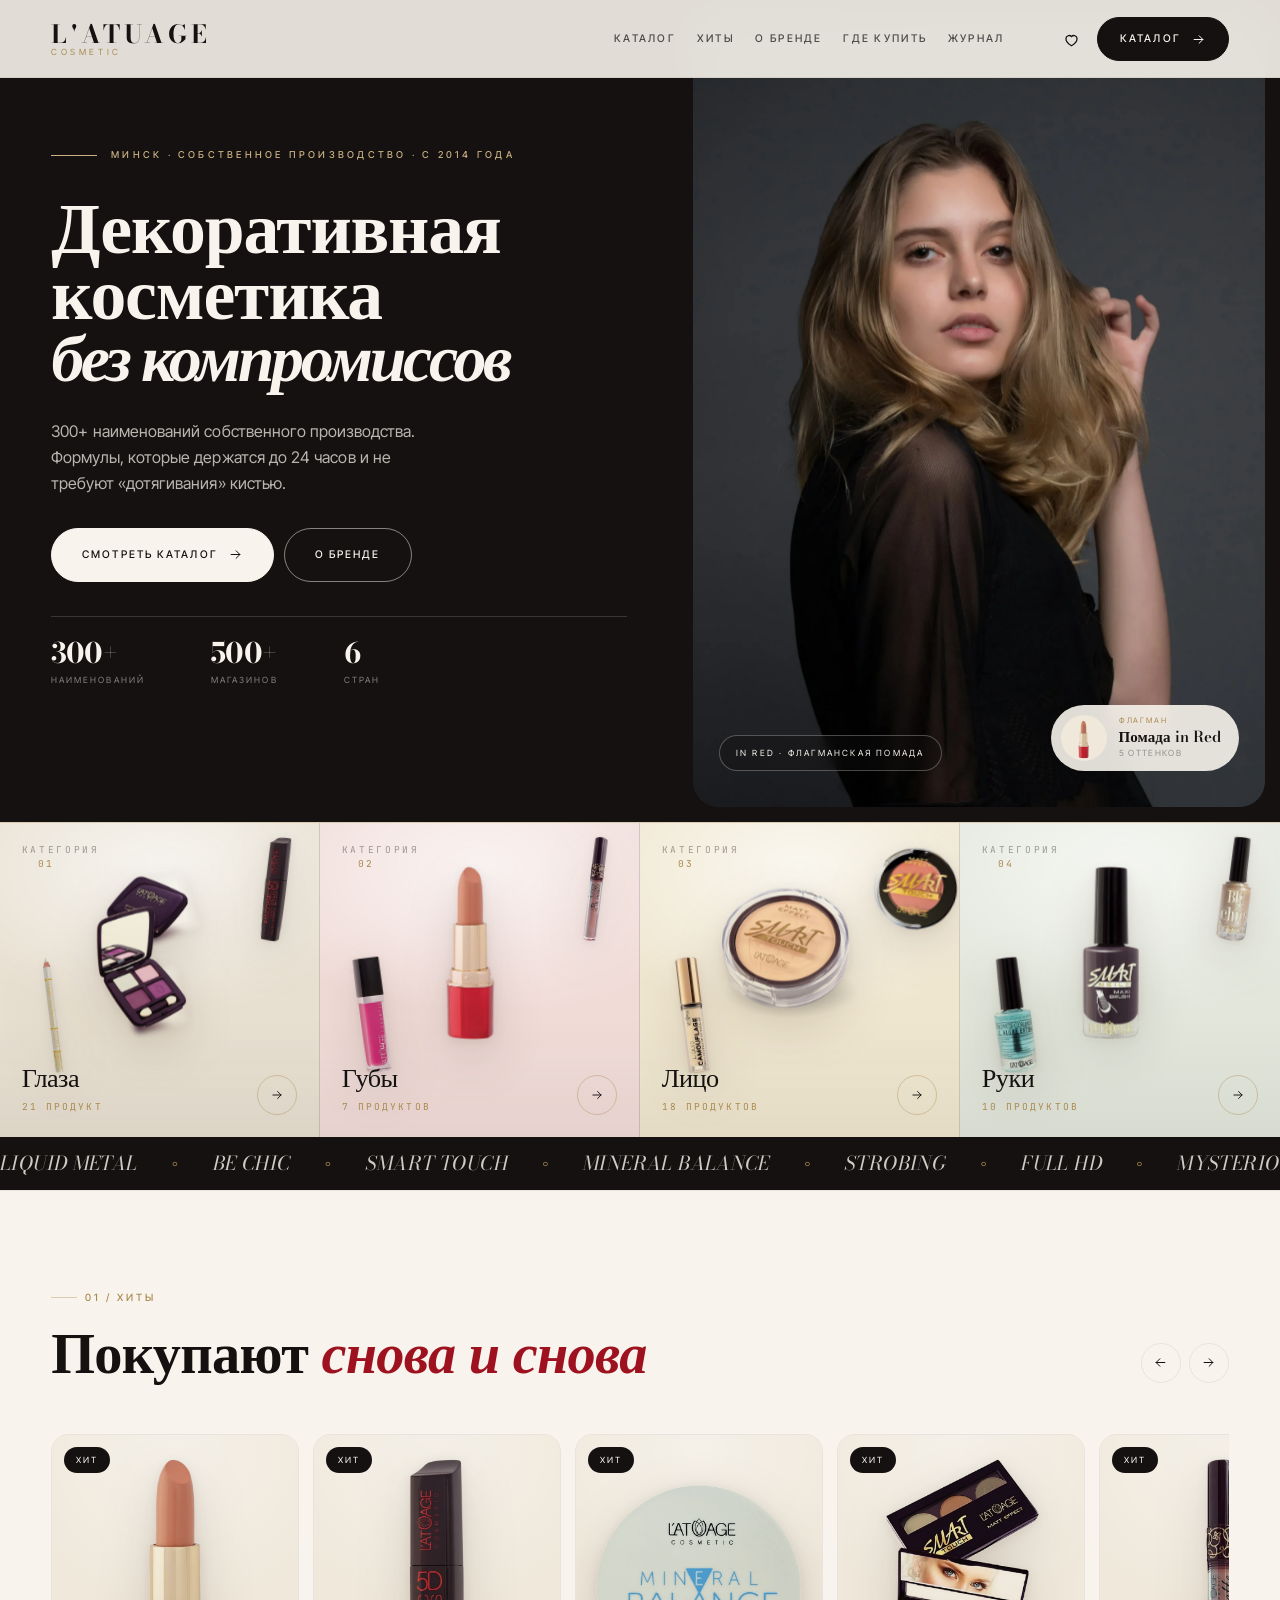
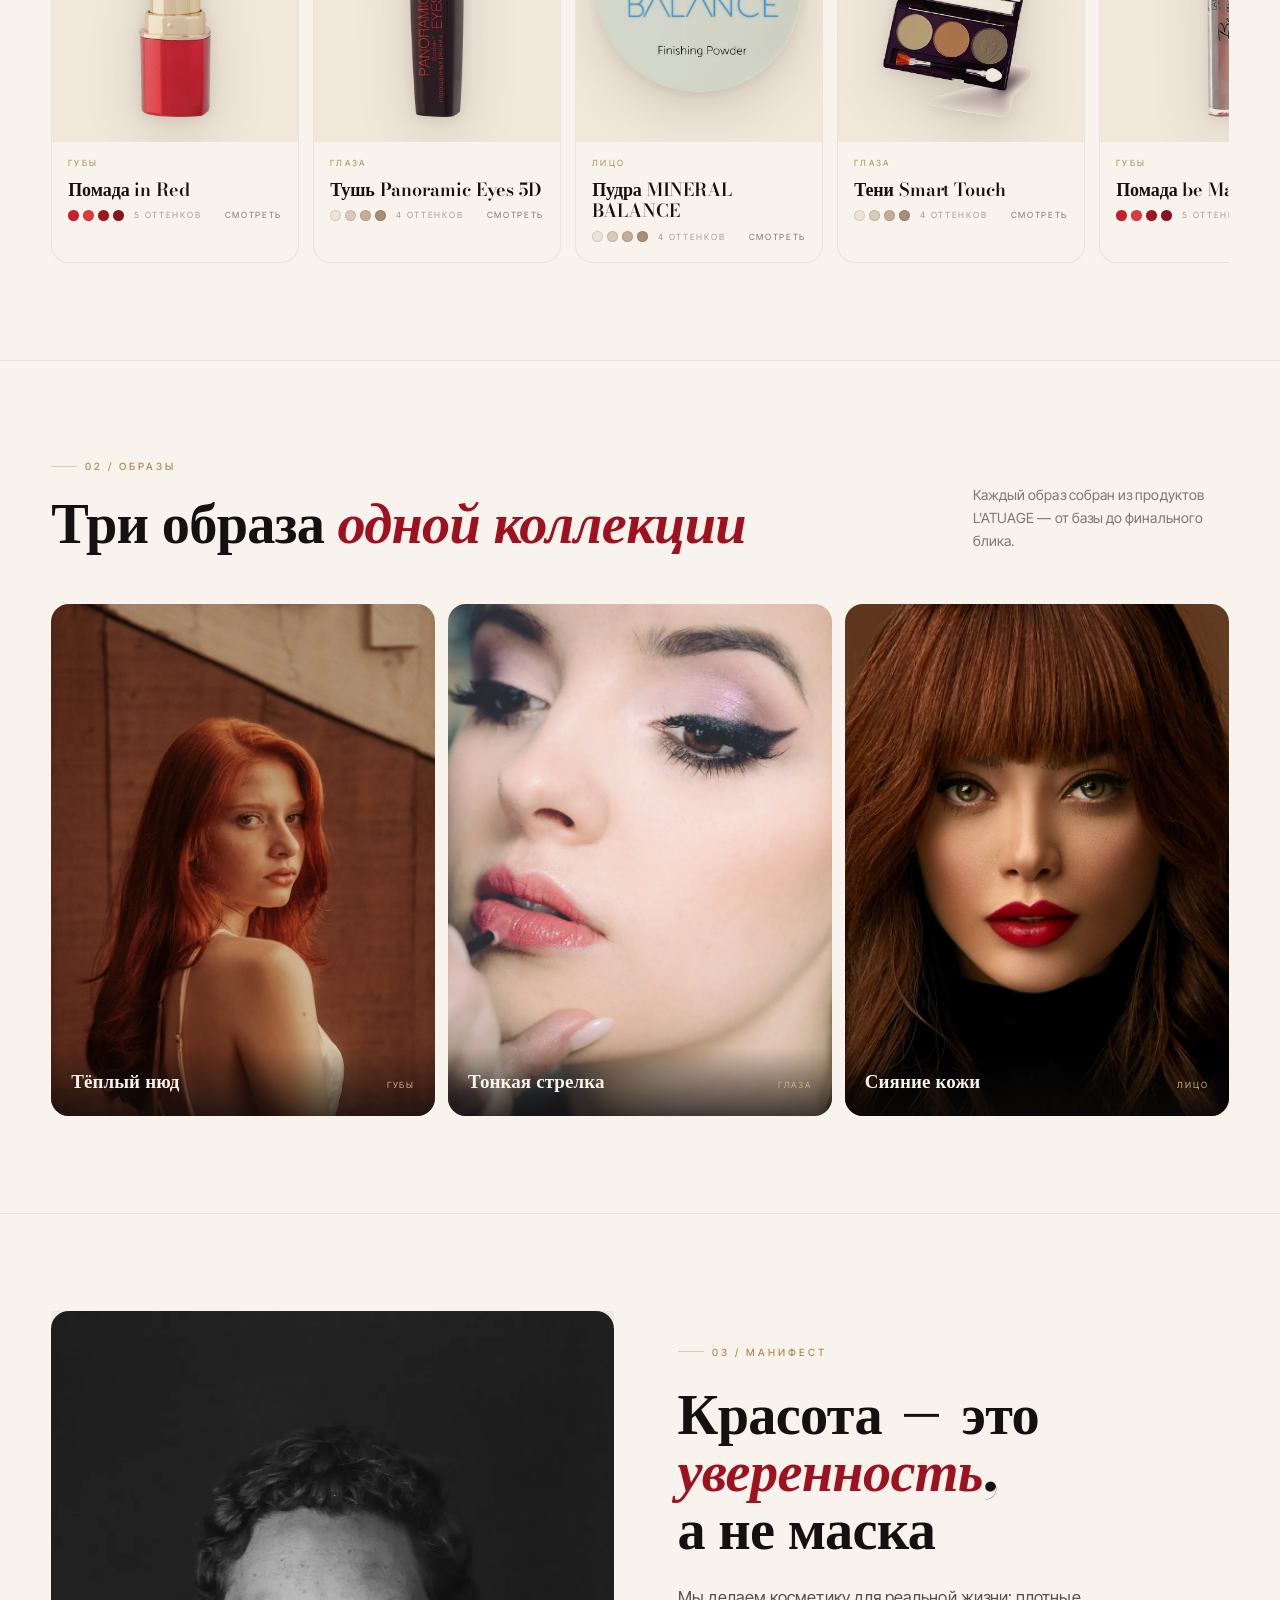
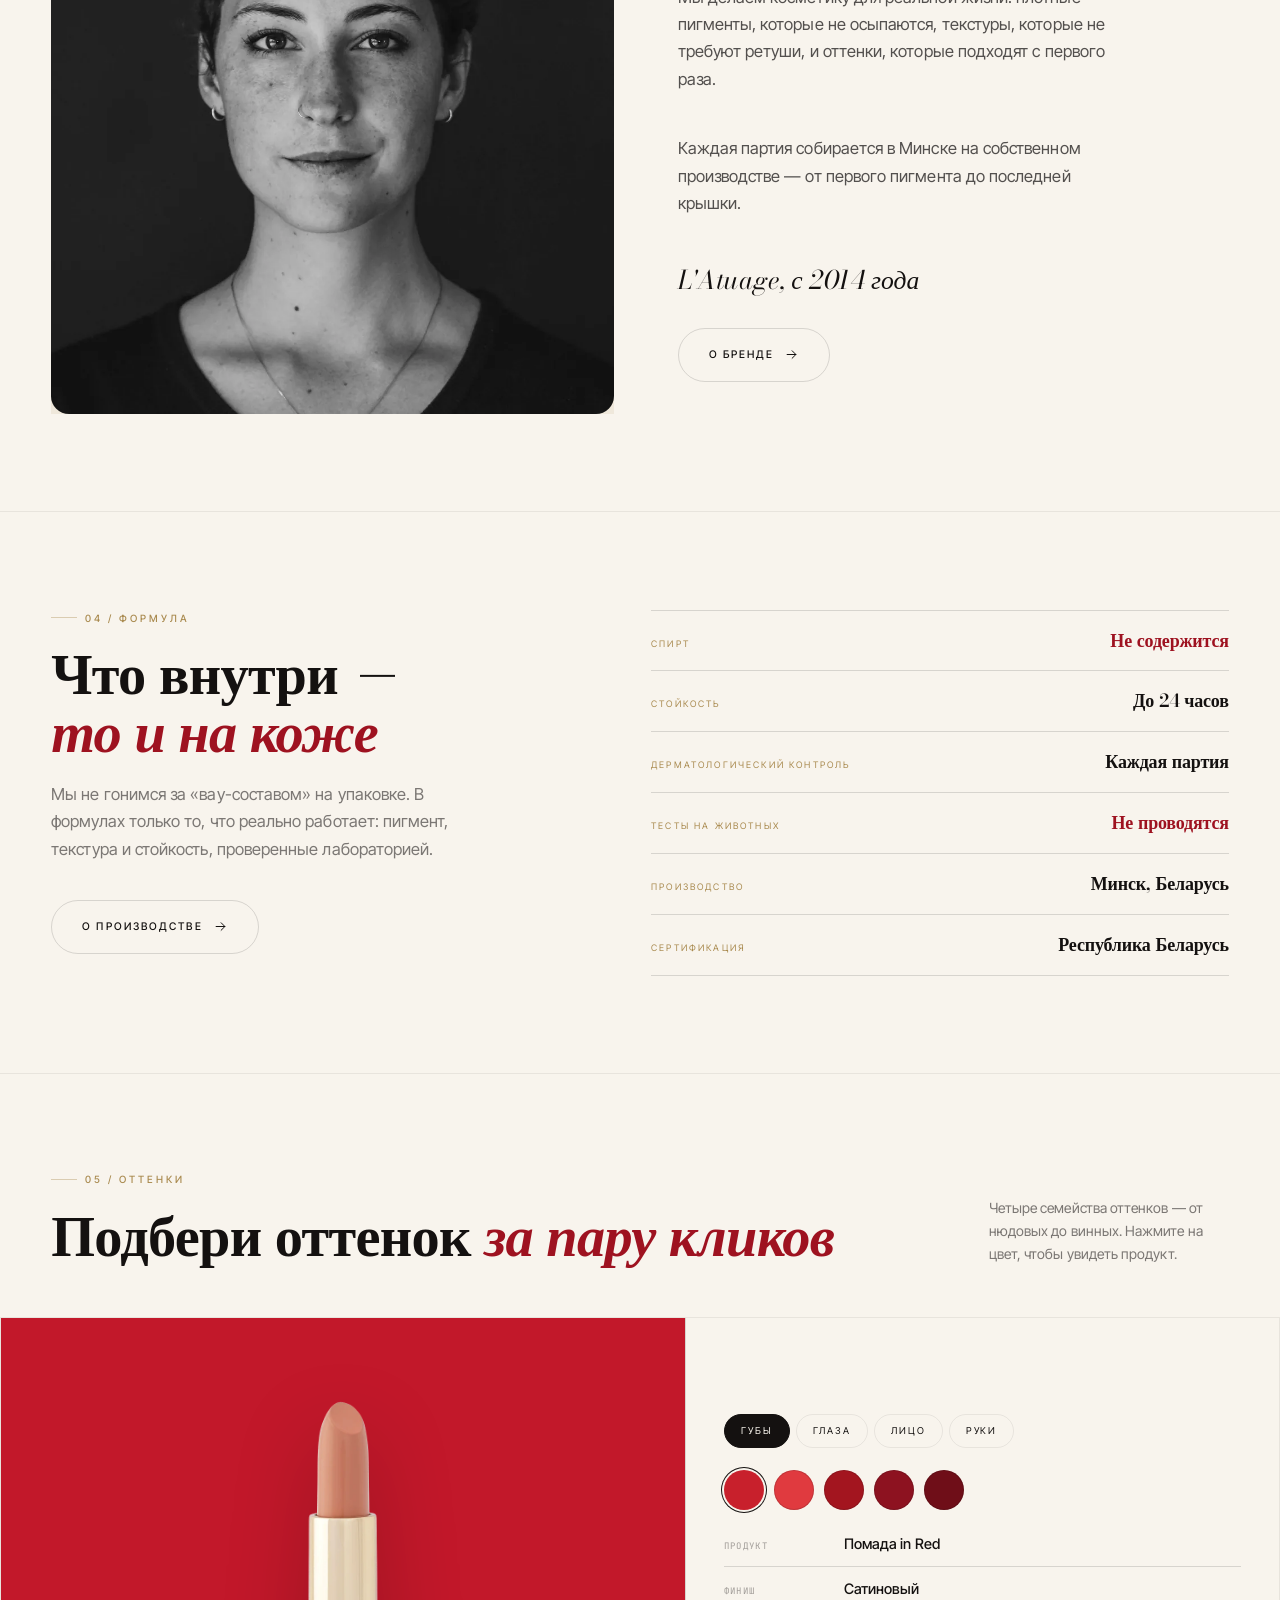
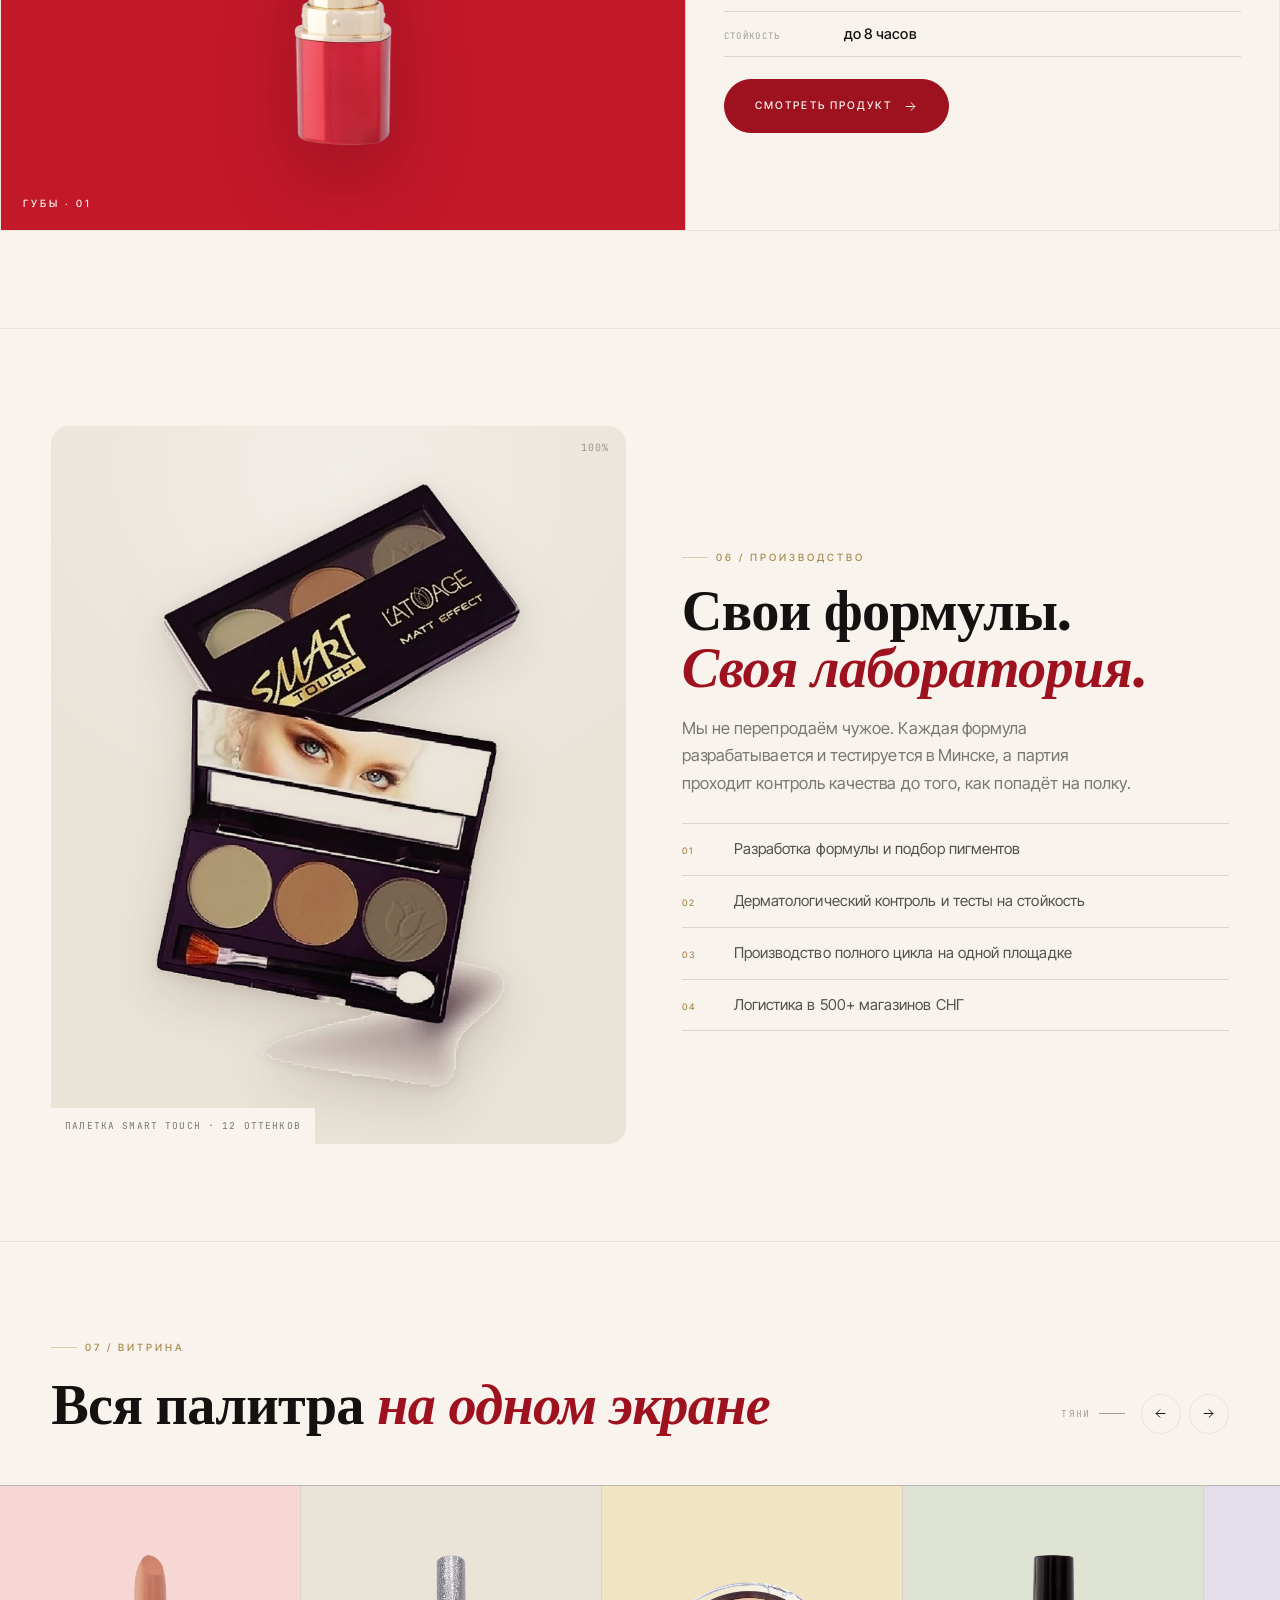
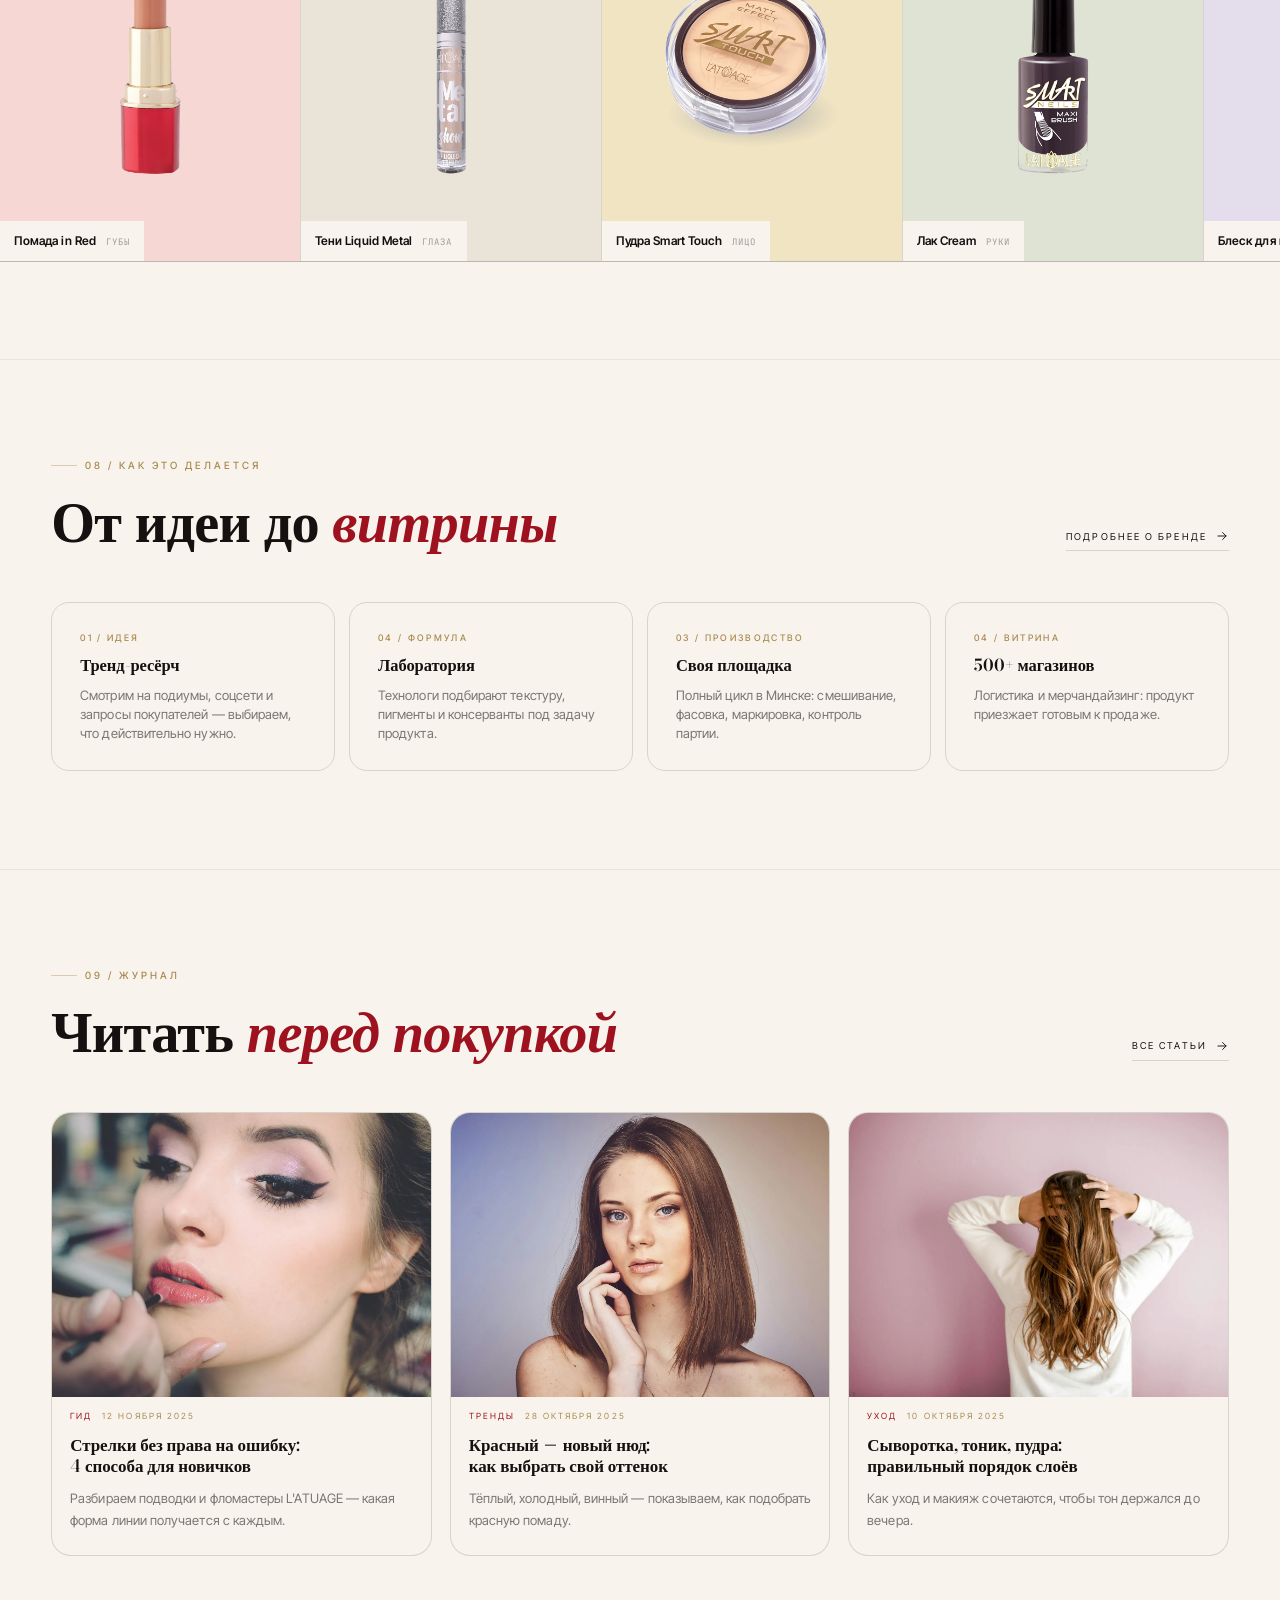
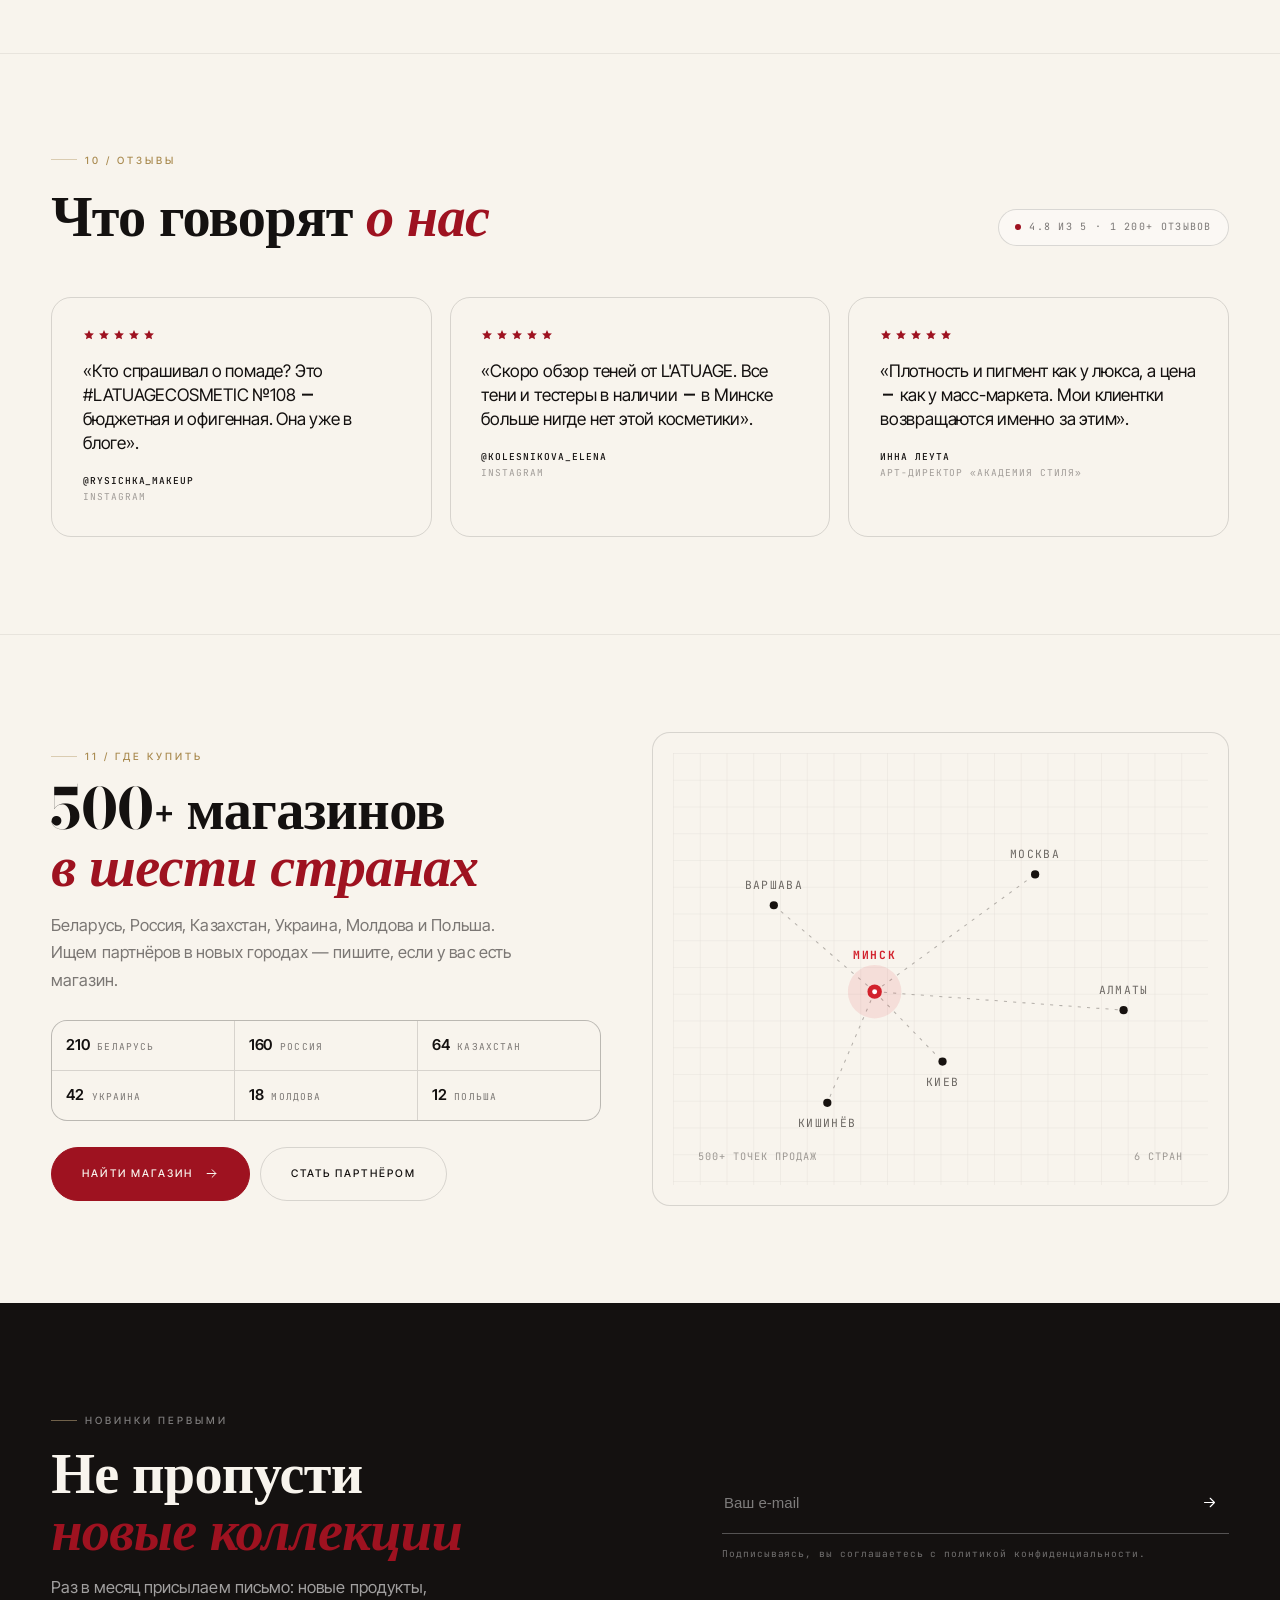
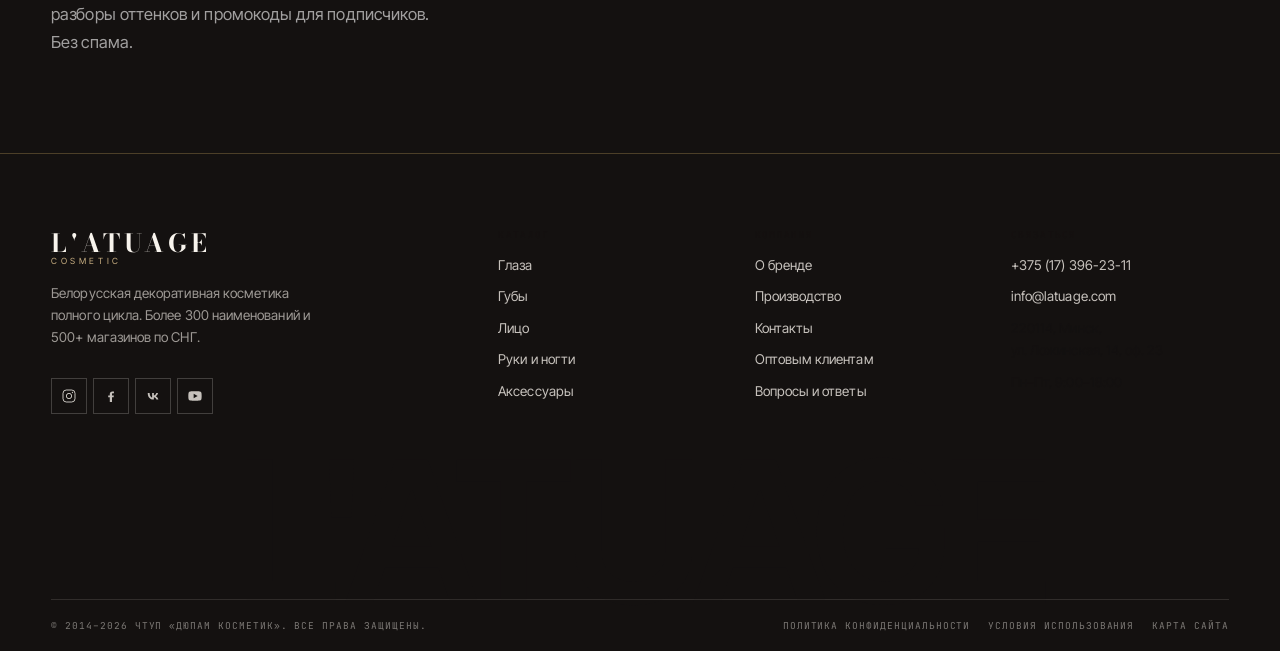
<file: index.html>
<!DOCTYPE html>
<html lang="ru">
<head>
<meta charset="utf-8">
<meta name="viewport" content="width=device-width, initial-scale=1">
<title>L'ATUAGE COSMETIC — белорусская декоративная косметика</title>
<meta name="description" content="Официальный сайт L'ATUAGE cosmetic: 300+ наименований декоративной косметики, 500+ магазинов по СНГ, производство полного цикла в Минске. Без спирта, стойкость до 24 часов.">
<meta name="theme-color" content="#ffffff">
<meta property="og:type" content="website">
<meta property="og:title" content="L'ATUAGE COSMETIC — белорусская декоративная косметика">
<meta property="og:description" content="Официальный сайт L'ATUAGE cosmetic: 300+ наименований декоративной косметики, 500+ магазинов по СНГ, производство полного цикла в Минске. Без спирта, стойкость до 24 часов.">
<meta property="og:image" content="assets/img/products/teni-smart-touch.webp">
<link rel="icon" href="data:image/svg+xml,%3Csvg xmlns='http://www.w3.org/2000/svg' viewBox='0 0 64 64'%3E%3Crect width='64' height='64' fill='%230b0b0c'/%3E%3Crect x='0' y='56' width='64' height='8' fill='%23e5112b'/%3E%3Ctext x='32' y='40' font-family='Helvetica,Arial' font-size='30' font-weight='600' fill='%23fff' text-anchor='middle'%3EL%3C/text%3E%3C/svg%3E">
<link rel="preconnect" href="https://fonts.googleapis.com">
<link rel="preconnect" href="https://fonts.gstatic.com" crossorigin>
<link href="https://fonts.googleapis.com/css2?family=Bodoni+Moda:ital,opsz,wght@0,6..96,400..900;1,6..96,400..900&family=Inter+Tight:wght@300;400;500;600;700&family=JetBrains+Mono:wght@400;500&display=swap" rel="stylesheet">
<link rel="stylesheet" href="assets/css/style.css?v=44">
</head>
<body>
<div class="loader" aria-hidden="true">
  <div class="loader__inner">
    <div class="loader__word"><span>L'ATUAGE</span></div>
    <div class="loader__bar"><i></i></div>
  </div>
</div>
<div class="progress"></div>

<header class="header">
  <div class="header__inner">
    <a class="logo" href="index.html" aria-label="L'ATUAGE cosmetic — на главную">
      <span class="logo__word">L'Atuage</span>
      <span class="logo__sub">Cosmetic</span>
    </a>
    <nav class="nav" aria-label="Основная навигация">
      <a href="catalog.html">Каталог</a>
      <a href="index.html#best">Хиты</a>
      <a href="about.html">О бренде</a>
      <a href="contacts.html">Где купить</a>
      <a href="journal.html">Журнал</a>
    </nav>
    <div class="header__actions">
      <a class="icon-btn" href="catalog.html" aria-label="Избранное" style="position:relative">
        <svg viewBox="0 0 24 24" fill="none" stroke="currentColor" stroke-width="1.6"><path d="M12 20s-7-4.35-7-9a4 4 0 0 1 7-2.65A4 4 0 0 1 19 11c0 4.65-7 9-7 9Z"/></svg>
        <span data-fav-count style="position:absolute;top:-4px;right:-4px;min-width:16px;height:16px;border-radius:9px;background:var(--red);color:#fff;font-size:9px;font-weight:700;display:none;place-items:center;line-height:1"></span>
      </a>
      <a class="btn" href="catalog.html"><span>Каталог</span><svg viewBox="0 0 24 24" fill="none" stroke="currentColor" stroke-width="1.6" stroke-linecap="round" stroke-linejoin="round"><path d="M5 12h14M13 6l6 6-6 6"/></svg></a>
      <button class="icon-btn burger" aria-label="Открыть меню" aria-expanded="false" aria-controls="menu"><svg viewBox="0 0 24 24" fill="none" stroke="currentColor" stroke-width="1.6"><path d="M4 7h16M4 12h16M4 17h10"/></svg></button>
    </div>
  </div>
</header>

<div class="menu" id="menu">
  <button class="icon-btn menu-close" aria-label="Закрыть меню"><svg viewBox="0 0 24 24" fill="none" stroke="currentColor" stroke-width="1.6"><path d="m6 6 12 12M18 6 6 18"/></svg></button>
  <nav class="menu__list" aria-label="Мобильное меню">
    <a href="catalog.html"><small>01</small>Каталог</a>
    <a href="index.html#best"><small>02</small>Хиты</a>
    <a href="about.html"><small>03</small>О бренде</a>
    <a href="contacts.html"><small>04</small>Где купить</a>
    <a href="journal.html"><small>05</small>Журнал</a>
  </nav>
  <div class="menu__foot">
    <a href="tel:+375173962311">+375 (17) 396-23-11</a>
    <a href="mailto:info@latuage.com">info@latuage.com</a>
    <span>Минск, ул. Ложинская, 14, оф. 23</span>
  </div>
</div>

<main id="top">

<section class="hero">
  <div class="hero__inner">
    <div class="hero__text">
      <span class="hero__kicker">Минск · собственное производство · с 2014 года</span>
      <h1>
        <span>Декоративная</span>
        <span>косметика</span>
        <span class="hero__accent">без компромиссов</span>
      </h1>
      <p class="hero__lead">300+ наименований собственного производства. Формулы,
      которые держатся до 24 часов и не требуют «дотягивания» кистью.</p>
      <div class="hero__cta">
        <a class="btn btn--light" href="catalog.html"><span>Смотреть каталог</span><svg viewBox="0 0 24 24" fill="none" stroke="currentColor" stroke-width="1.6" stroke-linecap="round" stroke-linejoin="round"><path d="M5 12h14M13 6l6 6-6 6"/></svg></a>
        <a class="btn btn--outline-light" href="about.html"><span>О бренде</span></a>
      </div>
      <ul class="hero__facts">
        <li><b data-count="300" data-suffix="+">300+</b><span>наименований</span></li>
        <li><b data-count="500" data-suffix="+">500+</b><span>магазинов</span></li>
        <li><b data-count="6">6</b><span>стран</span></li>
      </ul>
    </div>
    <div class="hero__media">
      <img src="assets/img/photos/look-sheer.webp" alt="Бьюти-образ L'ATUAGE" fetchpriority="high">
      <span class="hero__tag">In Red · флагманская помада</span>
      <a class="hero__card" href="product.html?id=pomada-inred">
        <span class="hero__card-img"><img src="assets/img/products/pomada-inred.webp" alt="Помада in Red" loading="lazy"></span>
        <span class="hero__card-txt"><small>Флагман</small><b>Помада in Red</b><i>5 оттенков</i></span>
      </a>
    </div>
  </div>
</section>

<div class="shelf">
  <a class="shelf__item" href="catalog.html?cat=eyes" style="--tint:#e7dfd0">
    <span class="shelf__top"><span class="shelf__idx">01</span><span class="shelf__kind">Категория</span></span>
    <span class="shelf__stack">
      <img class="shelf__img shelf__img--a" src="assets/img/products/karandash-glaz.webp" alt="" loading="lazy">
      <img class="shelf__img shelf__img--b" src="assets/img/products/tush-5d.webp" alt="" loading="lazy">
      <img class="shelf__img shelf__img--main" src="assets/img/products/teni-mysterious.webp" alt="Тени для век" fetchpriority="high">
    </span>
    <span class="shelf__meta"><span class="shelf__title"><b>Глаза</b><i>21 продукт</i></span><span class="shelf__go"><svg viewBox="0 0 24 24" fill="none" stroke="currentColor" stroke-width="1.6" stroke-linecap="round" stroke-linejoin="round"><path d="M5 12h14M13 6l6 6-6 6"/></svg></span></span>
  </a>
  <a class="shelf__item" href="catalog.html?cat=lips" style="--tint:#f0dbd7">
    <span class="shelf__top"><span class="shelf__idx">02</span><span class="shelf__kind">Категория</span></span>
    <span class="shelf__stack">
      <img class="shelf__img shelf__img--a" src="assets/img/products/blesk-gub.webp" alt="" loading="lazy">
      <img class="shelf__img shelf__img--b" src="assets/img/products/pomada-bematte.webp" alt="" loading="lazy">
      <img class="shelf__img shelf__img--main" src="assets/img/products/pomada-inred.webp" alt="Помада">
    </span>
    <span class="shelf__meta"><span class="shelf__title"><b>Губы</b><i>7 продуктов</i></span><span class="shelf__go"><svg viewBox="0 0 24 24" fill="none" stroke="currentColor" stroke-width="1.6" stroke-linecap="round" stroke-linejoin="round"><path d="M5 12h14M13 6l6 6-6 6"/></svg></span></span>
  </a>
  <a class="shelf__item" href="catalog.html?cat=face" style="--tint:#efe6cf">
    <span class="shelf__top"><span class="shelf__idx">03</span><span class="shelf__kind">Категория</span></span>
    <span class="shelf__stack">
      <img class="shelf__img shelf__img--a" src="assets/img/products/konsiler.webp" alt="" loading="lazy">
      <img class="shelf__img shelf__img--b" src="assets/img/products/rumyana.webp" alt="" loading="lazy">
      <img class="shelf__img shelf__img--main" src="assets/img/products/pudra-smart.webp" alt="Пудра">
    </span>
    <span class="shelf__meta"><span class="shelf__title"><b>Лицо</b><i>18 продуктов</i></span><span class="shelf__go"><svg viewBox="0 0 24 24" fill="none" stroke="currentColor" stroke-width="1.6" stroke-linecap="round" stroke-linejoin="round"><path d="M5 12h14M13 6l6 6-6 6"/></svg></span></span>
  </a>
  <a class="shelf__item" href="catalog.html?cat=hands" style="--tint:#e2e6db">
    <span class="shelf__top"><span class="shelf__idx">04</span><span class="shelf__kind">Категория</span></span>
    <span class="shelf__stack">
      <img class="shelf__img shelf__img--a" src="assets/img/products/uhod-nogti.webp" alt="" loading="lazy">
      <img class="shelf__img shelf__img--b" src="assets/img/products/lak-bechic.webp" alt="" loading="lazy">
      <img class="shelf__img shelf__img--main" src="assets/img/products/lak-cream.webp" alt="Лак для ногтей">
    </span>
    <span class="shelf__meta"><span class="shelf__title"><b>Руки</b><i>10 продуктов</i></span><span class="shelf__go"><svg viewBox="0 0 24 24" fill="none" stroke="currentColor" stroke-width="1.6" stroke-linecap="round" stroke-linejoin="round"><path d="M5 12h14M13 6l6 6-6 6"/></svg></span></span>
  </a>
</div>

<div class="ticker">
  <div class="marquee" style="--dur:46s">
    <div class="marquee__track">
      <span>Liquid Metal</span><span>BE chic</span><span>Smart Touch</span><span>Mineral Balance</span>
      <span>Strobing</span><span>Full HD</span><span>Mysterious Eyes</span><span>Perfect Skin</span>
    </div>
  </div>
</div>

<section class="section" id="best">
  <div class="container">
    <div class="section-head">
      <div>
        <span class="label">01 / Хиты</span>
        <h2>Покупают <em>снова и снова</em></h2>
      </div>
      <div class="rail-nav">
        <button class="rail-btn" data-rail-prev aria-label="Назад"><svg viewBox="0 0 24 24" fill="none" stroke="currentColor" stroke-width="1.6" stroke-linecap="round" stroke-linejoin="round"><path d="M19 12H5M11 18l-6-6 6-6"/></svg></button>
        <button class="rail-btn" data-rail-next aria-label="Вперёд"><svg viewBox="0 0 24 24" fill="none" stroke="currentColor" stroke-width="1.6" stroke-linecap="round" stroke-linejoin="round"><path d="M5 12h14M13 6l6 6-6 6"/></svg></button>
      </div>
    </div>
  </div>
  <div class="container" data-rail>
    <div class="rail" id="rail-best"></div>
  </div>
</section>


<section class="section" id="looks">
  <div class="container">
    <div class="section-head">
      <div>
        <span class="label">02 / Образы</span>
        <h2>Три образа <em>одной коллекции</em></h2>
      </div>
      <p class="u-dim" style="max-width:32ch;font-size:14px;margin:0">
        Каждый образ собран из продуктов L'ATUAGE — от базы до финального блика.
      </p>
    </div>
  </div>
  <div class="container">
    <div class="looks">
      <a class="look reveal" href="catalog.html?cat=lips">
        <img src="assets/img/photos/warm-portrait.webp" alt="Образ с тёплым нюдом" loading="lazy">
        <span class="look__cap"><b>Тёплый нюд</b><span>Губы</span></span>
      </a>
      <a class="look reveal" href="catalog.html?cat=eyes" style="--d:1">
        <img src="assets/img/photos/makeup-apply.webp" alt="Образ со стрелками" loading="lazy">
        <span class="look__cap"><b>Тонкая стрелка</b><span>Глаза</span></span>
      </a>
      <a class="look reveal" href="catalog.html?cat=face" style="--d:2">
        <img src="assets/img/photos/hero-portrait.webp" alt="Образ со светящейся кожей" loading="lazy">
        <span class="look__cap"><b>Сияние кожи</b><span>Лицо</span></span>
      </a>
    </div>
  </div>
</section>

<section class="section" id="manifest">
  <div class="container">
    <div class="ed">
      <div class="ed__media">
        <img src="assets/img/photos/bw-portrait.webp" alt="Бьюти-съёмка L'ATUAGE" loading="lazy">
      </div>
      <div class="ed__body">
        <span class="label">03 / Манифест</span>
        <h2>Красота <span class="dash"></span> это<br><em>уверенность</em>,<br>а не маска</h2>
        <p>Мы делаем косметику для реальной жизни: плотные пигменты, которые
        не осыпаются, текстуры, которые не требуют ретуши, и оттенки, которые
        подходят с первого раза.</p>
        <p>Каждая партия собирается в Минске на собственном производстве —
        от первого пигмента до последней крышки.</p>
        <span class="ed__sign">L'Atuage, с 2014 года</span>
        <a class="btn btn--ghost" href="about.html"><span>О бренде</span><svg viewBox="0 0 24 24" fill="none" stroke="currentColor" stroke-width="1.6" stroke-linecap="round" stroke-linejoin="round"><path d="M5 12h14M13 6l6 6-6 6"/></svg></a>
      </div>
    </div>
  </div>
</section>

<section class="section" id="formula">
  <div class="container">
    <div class="formula">
      <div class="formula__lead">
        <span class="label">04 / Формула</span>
        <h2>Что внутри <span class="dash"></span><br><em>то и на коже</em></h2>
        <p>Мы не гонимся за «вау-составом» на упаковке. В формулах только то,
        что реально работает: пигмент, текстура и стойкость, проверенные лабораторией.</p>
        <a class="btn btn--ghost" href="about.html#production"><span>О производстве</span><svg viewBox="0 0 24 24" fill="none" stroke="currentColor" stroke-width="1.6" stroke-linecap="round" stroke-linejoin="round"><path d="M5 12h14M13 6l6 6-6 6"/></svg></a>
      </div>
      <div class="specs">
        <div class="spec"><span>Спирт</span><b class="is-no">Не содержится</b></div>
        <div class="spec"><span>Стойкость</span><b>До 24 часов</b></div>
        <div class="spec"><span>Дерматологический контроль</span><b>Каждая партия</b></div>
        <div class="spec"><span>Тесты на животных</span><b class="is-no">Не проводятся</b></div>
        <div class="spec"><span>Производство</span><b>Минск, Беларусь</b></div>
        <div class="spec"><span>Сертификация</span><b>Республика Беларусь</b></div>
      </div>
    </div>
  </div>
</section>

<section class="section" id="shades">
  <div class="container">
    <div class="section-head">
      <div>
        <span class="label">05 / Оттенки</span>
        <h2>Подбери оттенок <em>за пару кликов</em></h2>
      </div>
      <p class="u-dim" style="max-width:30ch;font-size:14px;margin:0">Четыре семейства оттенков — от нюдовых до винных. Нажмите на цвет, чтобы увидеть продукт.</p>
    </div>
  </div>
  <div class="shadex" data-shadex>
    <div class="shadex__stage" data-shadex-stage style="--c:#c2182a">
      <img data-shadex-img src="assets/img/products/pomada-inred.webp" alt="Помада in Red">
      <span class="shadex__name" data-shadex-name>Губы · 01</span>
    </div>
    <div class="shadex__panel">
      <div class="shadex__tabs" data-shadex-tabs></div>
      <div class="shadex__sw" data-shadex-sw></div>
      <dl class="shadex__info">
        <div><dt>Продукт</dt><dd data-shadex-prod>Помада in Red</dd></div>
        <div><dt>Финиш</dt><dd data-shadex-fin>Сатиновый</dd></div>
        <div><dt>Стойкость</dt><dd data-shadex-hold>до 8 часов</dd></div>
      </dl>
      <a class="btn btn--red" data-shadex-link href="product.html?id=pomada-inred"><span>Смотреть продукт</span><svg viewBox="0 0 24 24" fill="none" stroke="currentColor" stroke-width="1.6" stroke-linecap="round" stroke-linejoin="round"><path d="M5 12h14M13 6l6 6-6 6"/></svg></a>
    </div>
  </div>
</section>

<section class="section">
  <div class="container">
    <div class="split">
      <div class="plate" style="--tint:#e9e3d8">
        <span class="plate__idx">100%</span>
        <img src="assets/img/products/teni-smart-touch.webp" alt="Палетка L'ATUAGE Smart Touch" loading="lazy">
        <span class="plate__cap">Палетка Smart Touch · 12 оттенков</span>
      </div>
      <div>
        <span class="label">06 / Производство</span>
        <h2 style="margin-top:16px">Свои формулы.<br><em>Своя лаборатория.</em></h2>
        <p>Мы не перепродаём чужое. Каждая формула разрабатывается и тестируется в Минске,
        а партия проходит контроль качества до того, как попадёт на полку.</p>
        <ul class="split__list">
          <li><b>01</b><span>Разработка формулы и подбор пигментов</span></li>
          <li><b>02</b><span>Дерматологический контроль и тесты на стойкость</span></li>
          <li><b>03</b><span>Производство полного цикла на одной площадке</span></li>
          <li><b>04</b><span>Логистика в 500+ магазинов СНГ</span></li>
        </ul>
      </div>
    </div>
  </div>
</section>

<section class="section textures" style="padding-inline:0">
  <div class="container">
    <div class="section-head">
      <div>
        <span class="label">07 / Витрина</span>
        <h2>Вся палитра <em>на одном экране</em></h2>
      </div>
      <div class="rail-nav">
        <span class="drag-hint">Тяни<i></i></span>
        <button class="rail-btn" data-rail-prev aria-label="Назад"><svg viewBox="0 0 24 24" fill="none" stroke="currentColor" stroke-width="1.6" stroke-linecap="round" stroke-linejoin="round"><path d="M19 12H5M11 18l-6-6 6-6"/></svg></button>
        <button class="rail-btn" data-rail-next aria-label="Вперёд"><svg viewBox="0 0 24 24" fill="none" stroke="currentColor" stroke-width="1.6" stroke-linecap="round" stroke-linejoin="round"><path d="M5 12h14M13 6l6 6-6 6"/></svg></button>
      </div>
    </div>
  </div>
  <div data-rail>
    <div class="textures__track">
      <figure class="texture" style="--tint:#f7d7d4"><img src="assets/img/products/pomada-inred.webp" alt="Помада in Red" loading="lazy"><figcaption><b>Помада in Red</b><span>Губы</span></figcaption></figure>
      <figure class="texture" style="--tint:#e9e3d8"><img src="assets/img/products/teni-metal-show.webp" alt="Тени Liquid Metal" loading="lazy"><figcaption><b>Тени Liquid Metal</b><span>Глаза</span></figcaption></figure>
      <figure class="texture" style="--tint:#f1e4c3"><img src="assets/img/products/pudra-smart.webp" alt="Пудра Smart Touch" loading="lazy"><figcaption><b>Пудра Smart Touch</b><span>Лицо</span></figcaption></figure>
      <figure class="texture" style="--tint:#dee3d4"><img src="assets/img/products/lak-cream.webp" alt="Лак Cream" loading="lazy"><figcaption><b>Лак Cream</b><span>Руки</span></figcaption></figure>
      <figure class="texture" style="--tint:#e4ddeb"><img src="assets/img/products/blesk-gub.webp" alt="Блеск для губ" loading="lazy"><figcaption><b>Блеск для губ</b><span>Губы</span></figcaption></figure>
      <figure class="texture" style="--tint:#efe6dc"><img src="assets/img/products/tush-5d.webp" alt="Тушь Panoramic Eyes 5D" loading="lazy"><figcaption><b>Тушь 5D</b><span>Глаза</span></figcaption></figure>
      <figure class="texture" style="--tint:#f3e8d6"><img src="assets/img/products/highlighter-liquid.webp" alt="Хайлайтер" loading="lazy"><figcaption><b>Хайлайтер Liquid</b><span>Лицо</span></figcaption></figure>
    </div>
  </div>
</section>

<section class="section">
  <div class="container">
    <div class="section-head">
      <div>
        <span class="label">08 / Как это делается</span>
        <h2>От идеи до <em>витрины</em></h2>
      </div>
      <a class="link-arrow" href="about.html">Подробнее о бренде <svg viewBox="0 0 24 24" fill="none" stroke="currentColor" stroke-width="1.6" stroke-linecap="round" stroke-linejoin="round"><path d="M5 12h14M13 6l6 6-6 6"/></svg></a>
    </div>
    <div class="steps">
      <div class="step reveal"><b>01 / Идея</b><h3>Тренд-ресёрч</h3><p>Смотрим на подиумы, соцсети и запросы покупателей — выбираем, что действительно нужно.</p></div>
      <div class="step reveal" style="--d:1"><b>04 / Формула</b><h3>Лаборатория</h3><p>Технологи подбирают текстуру, пигменты и консерванты под задачу продукта.</p></div>
      <div class="step reveal" style="--d:2"><b>03 / Производство</b><h3>Своя площадка</h3><p>Полный цикл в Минске: смешивание, фасовка, маркировка, контроль партии.</p></div>
      <div class="step reveal" style="--d:3"><b>04 / Витрина</b><h3>500+ магазинов</h3><p>Логистика и мерчандайзинг: продукт приезжает готовым к продаже.</p></div>
    </div>
  </div>
</section>

<section class="section" id="journal">
  <div class="container">
    <div class="section-head">
      <div>
        <span class="label">09 / Журнал</span>
        <h2>Читать <em>перед покупкой</em></h2>
      </div>
      <a class="link-arrow" href="journal.html">Все статьи <svg viewBox="0 0 24 24" fill="none" stroke="currentColor" stroke-width="1.6" stroke-linecap="round" stroke-linejoin="round"><path d="M5 12h14M13 6l6 6-6 6"/></svg></a>
    </div>
    <div class="journal__grid">
      <a class="post reveal" href="article.html?id=strelki">
        <div class="post__media"><img src="assets/img/photos/makeup-apply.webp" alt="Макияж L'ATUAGE" loading="lazy"></div>
        <div class="post__meta"><em>Гид</em><span>12 ноября 2025</span></div>
        <h3>Стрелки без права на ошибку: 4 способа для новичков</h3>
        <p>Разбираем подводки и фломастеры L'ATUAGE — какая форма линии получается с каждым.</p>
      </a>
      <a class="post reveal" href="article.html?id=krasnyj" style="--d:1">
        <div class="post__media"><img src="assets/img/photos/look-lavender.webp" alt="Образ с помадой" loading="lazy"></div>
        <div class="post__meta"><em>Тренды</em><span>28 октября 2025</span></div>
        <h3>Красный <span class="dash"></span> новый нюд: как выбрать свой оттенок</h3>
        <p>Тёплый, холодный, винный — показываем, как подобрать красную помаду.</p>
      </a>
      <a class="post reveal" href="article.html?id=sloi" style="--d:2">
        <div class="post__media"><img src="assets/img/photos/pink-back.webp" alt="Бьюти-съёмка" loading="lazy"></div>
        <div class="post__meta"><em>Уход</em><span>10 октября 2025</span></div>
        <h3>Сыворотка, тоник, пудра: правильный порядок слоёв</h3>
        <p>Как уход и макияж сочетаются, чтобы тон держался до вечера.</p>
      </a>
    </div>
  </div>
</section>

<section class="section section--tight">
  <div class="container">
    <div class="section-head">
      <div>
        <span class="label">10 / Отзывы</span>
        <h2>Что говорят <em>о нас</em></h2>
      </div>
      <span class="badge-round"><i></i>4.8 из 5 · 1 200+ отзывов</span>
    </div>
    <div class="quotes__grid">
      <figure class="quote reveal">
        <div class="quote__stars"><svg viewBox="0 0 24 24"><path d="m12 2 2.9 6.3 6.9.8-5.1 4.7 1.4 6.8L12 17.3 5.9 20.6l1.4-6.8L2.2 9.1l6.9-.8L12 2Z"/></svg><svg viewBox="0 0 24 24"><path d="m12 2 2.9 6.3 6.9.8-5.1 4.7 1.4 6.8L12 17.3 5.9 20.6l1.4-6.8L2.2 9.1l6.9-.8L12 2Z"/></svg><svg viewBox="0 0 24 24"><path d="m12 2 2.9 6.3 6.9.8-5.1 4.7 1.4 6.8L12 17.3 5.9 20.6l1.4-6.8L2.2 9.1l6.9-.8L12 2Z"/></svg><svg viewBox="0 0 24 24"><path d="m12 2 2.9 6.3 6.9.8-5.1 4.7 1.4 6.8L12 17.3 5.9 20.6l1.4-6.8L2.2 9.1l6.9-.8L12 2Z"/></svg><svg viewBox="0 0 24 24"><path d="m12 2 2.9 6.3 6.9.8-5.1 4.7 1.4 6.8L12 17.3 5.9 20.6l1.4-6.8L2.2 9.1l6.9-.8L12 2Z"/></svg></div>
        <blockquote>«Кто спрашивал о помаде? Это #LATUAGECOSMETIC №108 <span class="dash"></span> бюджетная и офигенная. Она уже в блоге».</blockquote>
        <figcaption><div><b>@rysichka_makeup</b>Instagram</div></figcaption>
      </figure>
      <figure class="quote reveal" style="--d:1">
        <div class="quote__stars"><svg viewBox="0 0 24 24"><path d="m12 2 2.9 6.3 6.9.8-5.1 4.7 1.4 6.8L12 17.3 5.9 20.6l1.4-6.8L2.2 9.1l6.9-.8L12 2Z"/></svg><svg viewBox="0 0 24 24"><path d="m12 2 2.9 6.3 6.9.8-5.1 4.7 1.4 6.8L12 17.3 5.9 20.6l1.4-6.8L2.2 9.1l6.9-.8L12 2Z"/></svg><svg viewBox="0 0 24 24"><path d="m12 2 2.9 6.3 6.9.8-5.1 4.7 1.4 6.8L12 17.3 5.9 20.6l1.4-6.8L2.2 9.1l6.9-.8L12 2Z"/></svg><svg viewBox="0 0 24 24"><path d="m12 2 2.9 6.3 6.9.8-5.1 4.7 1.4 6.8L12 17.3 5.9 20.6l1.4-6.8L2.2 9.1l6.9-.8L12 2Z"/></svg><svg viewBox="0 0 24 24"><path d="m12 2 2.9 6.3 6.9.8-5.1 4.7 1.4 6.8L12 17.3 5.9 20.6l1.4-6.8L2.2 9.1l6.9-.8L12 2Z"/></svg></div>
        <blockquote>«Скоро обзор теней от L'ATUAGE. Все тени и тестеры в наличии <span class="dash"></span> в Минске больше нигде нет этой косметики».</blockquote>
        <figcaption><div><b>@kolesnikova_elena</b>Instagram</div></figcaption>
      </figure>
      <figure class="quote reveal" style="--d:2">
        <div class="quote__stars"><svg viewBox="0 0 24 24"><path d="m12 2 2.9 6.3 6.9.8-5.1 4.7 1.4 6.8L12 17.3 5.9 20.6l1.4-6.8L2.2 9.1l6.9-.8L12 2Z"/></svg><svg viewBox="0 0 24 24"><path d="m12 2 2.9 6.3 6.9.8-5.1 4.7 1.4 6.8L12 17.3 5.9 20.6l1.4-6.8L2.2 9.1l6.9-.8L12 2Z"/></svg><svg viewBox="0 0 24 24"><path d="m12 2 2.9 6.3 6.9.8-5.1 4.7 1.4 6.8L12 17.3 5.9 20.6l1.4-6.8L2.2 9.1l6.9-.8L12 2Z"/></svg><svg viewBox="0 0 24 24"><path d="m12 2 2.9 6.3 6.9.8-5.1 4.7 1.4 6.8L12 17.3 5.9 20.6l1.4-6.8L2.2 9.1l6.9-.8L12 2Z"/></svg><svg viewBox="0 0 24 24"><path d="m12 2 2.9 6.3 6.9.8-5.1 4.7 1.4 6.8L12 17.3 5.9 20.6l1.4-6.8L2.2 9.1l6.9-.8L12 2Z"/></svg></div>
        <blockquote>«Плотность и пигмент как у люкса, а цена <span class="dash"></span> как у масс-маркета. Мои клиентки возвращаются именно за этим».</blockquote>
        <figcaption><div><b>Инна Леута</b>Арт-директор «Академия Стиля»</div></figcaption>
      </figure>
    </div>
  </div>
</section>

<section class="section stores" id="where">
  <div class="container">
    <div class="stores__inner">
      <div>
        <span class="label">11 / Где купить</span>
        <h2 style="margin-top:16px">500<span class="plus">+</span> магазинов<br><em>в шести странах</em></h2>
        <p>Беларусь, Россия, Казахстан, Украина, Молдова и Польша.
        Ищем партнёров в новых городах — пишите, если у вас есть магазин.</p>
        <div class="stores__legend">
          <span><b>210</b>Беларусь</span><span><b>160</b>Россия</span><span><b>64</b>Казахстан</span>
          <span><b>42</b>Украина</span><span><b>18</b>Молдова</span><span><b>12</b>Польша</span>
        </div>
        <div style="display:flex;gap:10px;flex-wrap:wrap;margin-top:26px">
          <a class="btn btn--red" href="contacts.html#where"><span>Найти магазин</span><svg viewBox="0 0 24 24" fill="none" stroke="currentColor" stroke-width="1.6" stroke-linecap="round" stroke-linejoin="round"><path d="M5 12h14M13 6l6 6-6 6"/></svg></a>
          <a class="btn btn--ghost" href="contacts.html#wholesale"><span>Стать партнёром</span></a>
        </div>
      </div>
      <div class="stores__map">
        <svg viewBox="0 0 520 420" role="img" aria-label="География продаж L'ATUAGE">
  <defs>
    <pattern id="mapgrid" width="26" height="26" patternUnits="userSpaceOnUse">
      <path d="M26 0H0v26" fill="none" stroke="rgba(23,18,15,.08)" stroke-width="1"/>
    </pattern>
  </defs>
  <rect width="520" height="420" fill="url(#mapgrid)"/>
  <g stroke="rgba(23,18,15,.3)" stroke-width="1" stroke-dasharray="3 6" fill="none">
    <path d="M196 232 98 148"/><path d="M196 232 352 118"/><path d="M196 232 262 300"/>
    <path d="M196 232 150 340"/><path d="M196 232 438 250"/>
  </g>
  <g class="map-node" font-family="JetBrains Mono, monospace" font-size="11" letter-spacing=".12em" fill="rgba(23,18,15,.62)">
    <circle cx="98" cy="148" r="4" fill="#17120f"/><text x="98" y="132" text-anchor="middle">ВАРШАВА</text>
    <circle cx="352" cy="118" r="4" fill="#17120f"/><text x="352" y="102" text-anchor="middle">МОСКВА</text>
    <circle cx="262" cy="300" r="4" fill="#17120f"/><text x="262" y="324" text-anchor="middle">КИЕВ</text>
    <circle cx="150" cy="340" r="4" fill="#17120f"/><text x="150" y="364" text-anchor="middle">КИШИНЁВ</text>
    <circle cx="438" cy="250" r="4" fill="#17120f"/><text x="438" y="234" text-anchor="middle">АЛМАТЫ</text>
  </g>
  <g>
    <circle cx="196" cy="232" r="26" fill="rgba(210,33,44,.10)" class="map-ping"/>
    <circle cx="196" cy="232" r="7" fill="#d2212c"/>
    <circle cx="196" cy="232" r="2.4" fill="#fff"/>
    <text x="196" y="200" text-anchor="middle" font-family="JetBrains Mono, monospace" font-size="11"
          font-weight="700" letter-spacing=".14em" fill="#d2212c">МИНСК</text>
  </g>
  <g font-family="JetBrains Mono, monospace" font-size="10" letter-spacing=".1em" fill="rgba(23,18,15,.4)">
    <text x="24" y="396">500+ ТОЧЕК ПРОДАЖ</text>
    <text x="496" y="396" text-anchor="end">6 СТРАН</text>
  </g>
</svg>
      </div>
    </div>
  </div>
</section>

<section class="section cta">
  <div class="container">
    <div class="cta__inner">
      <div>
        <span class="label" style="color:rgba(255,255,255,.45)">Новинки первыми</span>
        <h2 style="margin-top:16px">Не пропусти <em>новые коллекции</em></h2>
        <p>Раз в месяц присылаем письмо: новые продукты, разборы оттенков и промокоды для подписчиков. Без спама.</p>
      </div>
      <form class="cta__form" data-fake>
        <div class="field">
          <input type="email" required placeholder="Ваш e-mail" aria-label="E-mail">
          <button type="submit" aria-label="Подписаться"><svg viewBox="0 0 24 24" fill="none" stroke="currentColor" stroke-width="1.6" stroke-linecap="round" stroke-linejoin="round"><path d="M5 12h14M13 6l6 6-6 6"/></svg></button>
        </div>
        <span class="cta__note">Подписываясь, вы соглашаетесь с политикой конфиденциальности.</span>
        <span class="cta__ok" data-ok></span>
      </form>
    </div>
  </div>
</section>
</main>

<div class="modal" id="quick" role="dialog" aria-modal="true" aria-label="Быстрый просмотр">
  <div class="modal__backdrop"></div>
  <div class="modal__box"></div>
</div>

<footer class="footer">
  <div class="container">
    <div class="footer__top">
      <div class="footer__brand">
        <a class="logo" href="index.html">
          <span class="logo__word">L'Atuage</span>
          <span class="logo__sub">Cosmetic</span>
        </a>
        <p>Белорусская декоративная косметика полного цикла. Более 300 наименований и 500+ магазинов по СНГ.</p>
        <div class="footer__socials">
          <a href="https://www.instagram.com/latuage_cosmetic/" target="_blank" rel="noopener" aria-label="Instagram"><svg viewBox="0 0 24 24" fill="none" stroke="currentColor" stroke-width="1.5"><rect x="3" y="3" width="18" height="18" rx="5"/><circle cx="12" cy="12" r="4"/><circle cx="17.2" cy="6.8" r="1" fill="currentColor" stroke="none"/></svg></a>
          <a href="https://www.facebook.com/latuagecosmetic" target="_blank" rel="noopener" aria-label="Facebook"><svg viewBox="0 0 24 24" fill="currentColor"><path d="M13.5 21v-7h2.4l.4-2.9h-2.8V9.2c0-.8.2-1.4 1.4-1.4h1.5V5.2c-.3 0-1.2-.1-2.3-.1-2.3 0-3.9 1.4-3.9 4v2h-2.4V14h2.4v7h3.3Z"/></svg></a>
          <a href="https://vk.com/latuage" target="_blank" rel="noopener" aria-label="ВКонтакте"><svg viewBox="0 0 24 24" fill="currentColor"><path d="M12.8 17.3c-5.4 0-8.6-3.7-8.7-9.9h2.8c.1 4.6 2.2 6.5 3.8 6.9V7.4h2.6v3.9c1.5-.2 3.1-1.9 3.6-3.9h2.6c-.4 2.5-2.1 4.2-3.3 4.9 1.2.6 3.1 2 3.9 4.9h-2.9c-.6-1.9-2-3.3-3.9-3.5v3.6h-.5Z"/></svg></a>
          <a href="https://www.youtube.com/channel/UCGLxuns5dPyCUeEu_8ONjWw" target="_blank" rel="noopener" aria-label="YouTube"><svg viewBox="0 0 24 24" fill="currentColor"><path d="M21.6 7.2c-.2-1-1-1.7-2-1.9C17.8 5 12 5 12 5s-5.8 0-7.6.3c-1 .2-1.8.9-2 1.9C2 9 2 12 2 12s0 3 .4 4.8c.2 1 1 1.7 2 1.9C6.2 19 12 19 12 19s5.8 0 7.6-.3c1-.2 1.8-.9 2-1.9.4-1.8.4-4.8.4-4.8s0-3-.4-4.8ZM10 15.5v-7l6 3.5-6 3.5Z"/></svg></a>
        </div>
      </div>
      <div>
        <h4>Каталог</h4>
        <ul>
          <li><a href="catalog.html?cat=eyes">Глаза</a></li>
          <li><a href="catalog.html?cat=lips">Губы</a></li>
          <li><a href="catalog.html?cat=face">Лицо</a></li>
          <li><a href="catalog.html?cat=hands">Руки и ногти</a></li>
          <li><a href="catalog.html?cat=accessories">Аксессуары</a></li>
        </ul>
      </div>
      <div>
        <h4>Компания</h4>
        <ul>
          <li><a href="about.html">О бренде</a></li>
          <li><a href="about.html#production">Производство</a></li>
          <li><a href="contacts.html">Контакты</a></li>
          <li><a href="contacts.html#wholesale">Оптовым клиентам</a></li>
          <li><a href="contacts.html#faq">Вопросы и ответы</a></li>
        </ul>
      </div>
      <div>
        <h4>Связаться</h4>
        <ul>
          <li><a href="tel:+375173962311">+375 (17) 396-23-11</a></li>
          <li><a href="mailto:info@latuage.com">info@latuage.com</a></li>
          <li>220114, Минск,<br>ул. Ложинская, 14, оф. 23</li>
          <li>Пн–Пт, 9:00–18:00</li>
        </ul>
      </div>
    </div>
  </div>
  <div class="footer__giant" aria-hidden="true">L'ATUAGE</div>
  <div class="container">
    <div class="footer__bottom">
      <span>© 2014–2026 ЧТУП «ДЮПАМ КОСМЕТИК». Все права защищены.</span>
      <span style="display:flex;gap:18px;flex-wrap:wrap">
        <a href="#">Политика конфиденциальности</a>
        <a href="#">Условия использования</a>
        <a href="#">Карта сайта</a>
      </span>
    </div>
  </div>
</footer>
<button class="to-top" aria-label="Наверх"><svg viewBox="0 0 24 24" fill="none" stroke="currentColor" stroke-width="1.6"><path d="M12 19V5M6 11l6-6 6 6"/></svg></button>
<script src="assets/js/data.js?v=8"></script>
<script src="assets/js/app.js?v=8"></script>
</body>
</html>
</file>
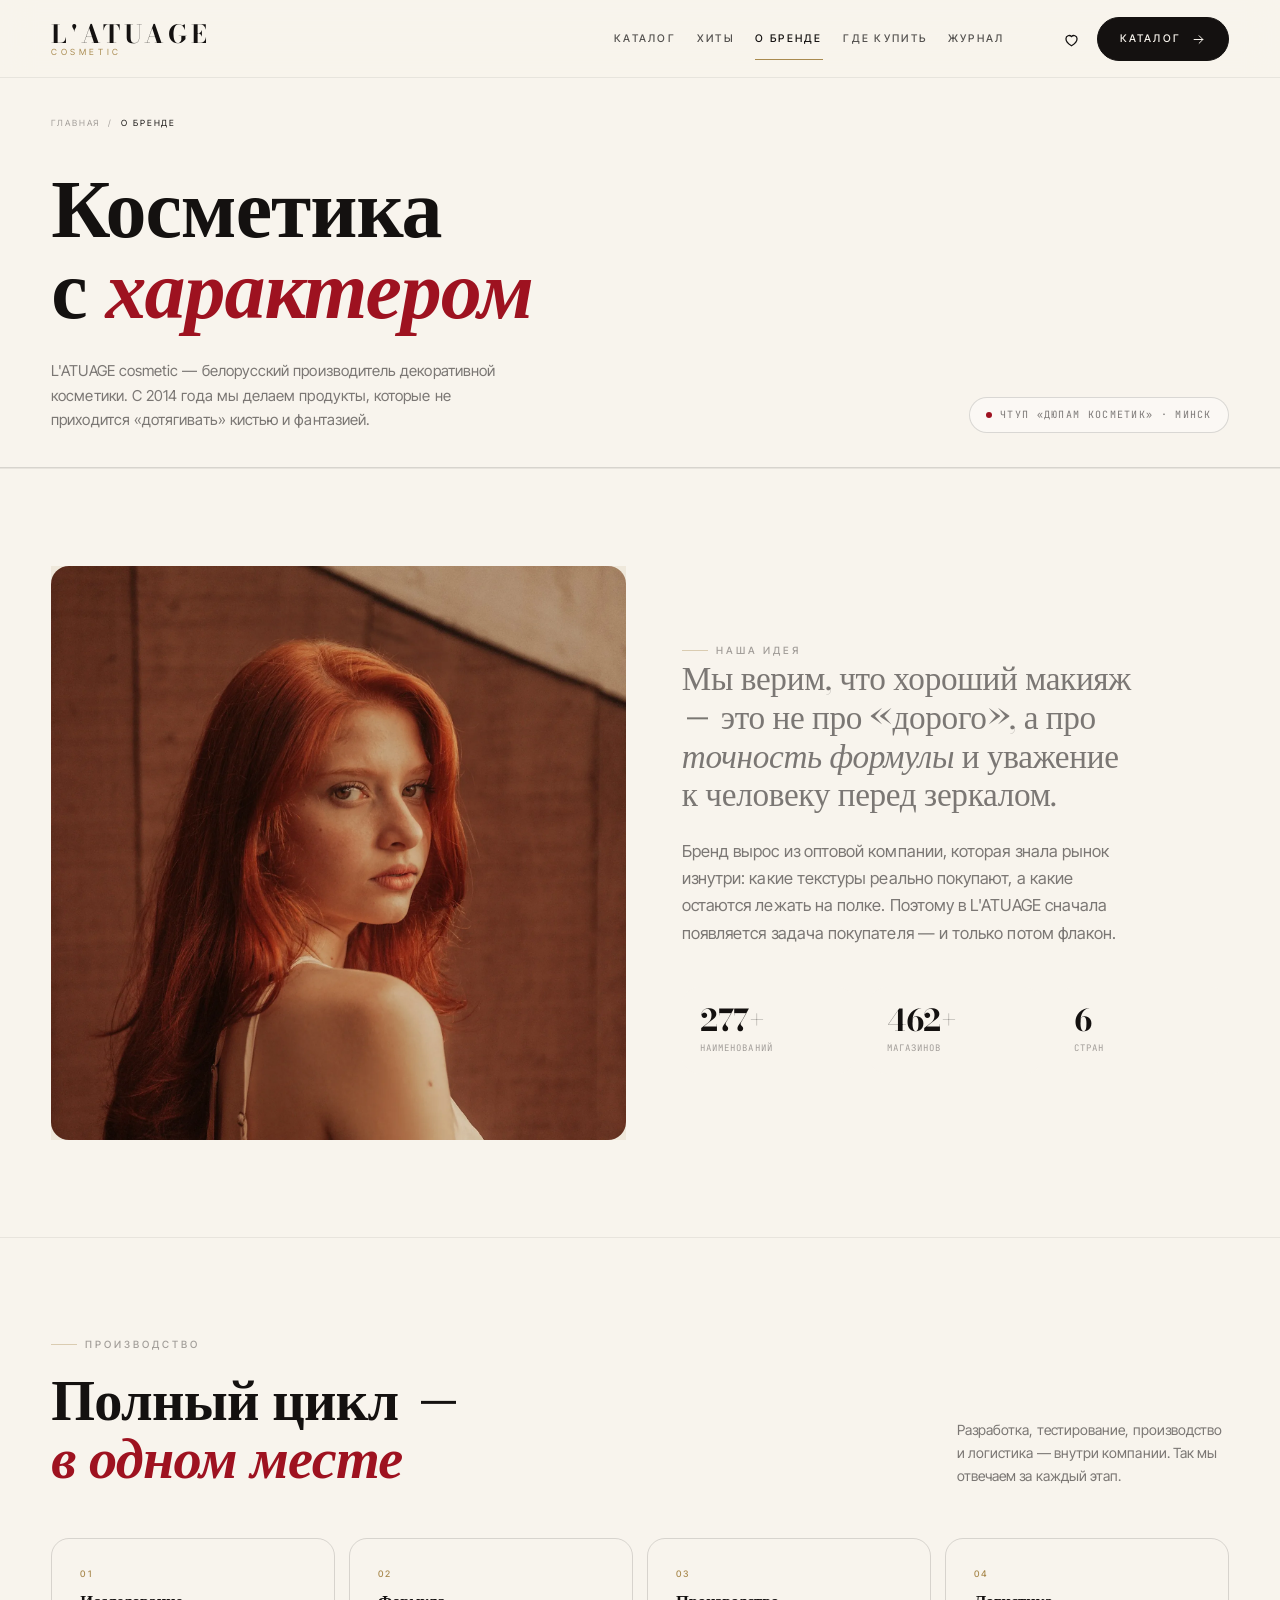
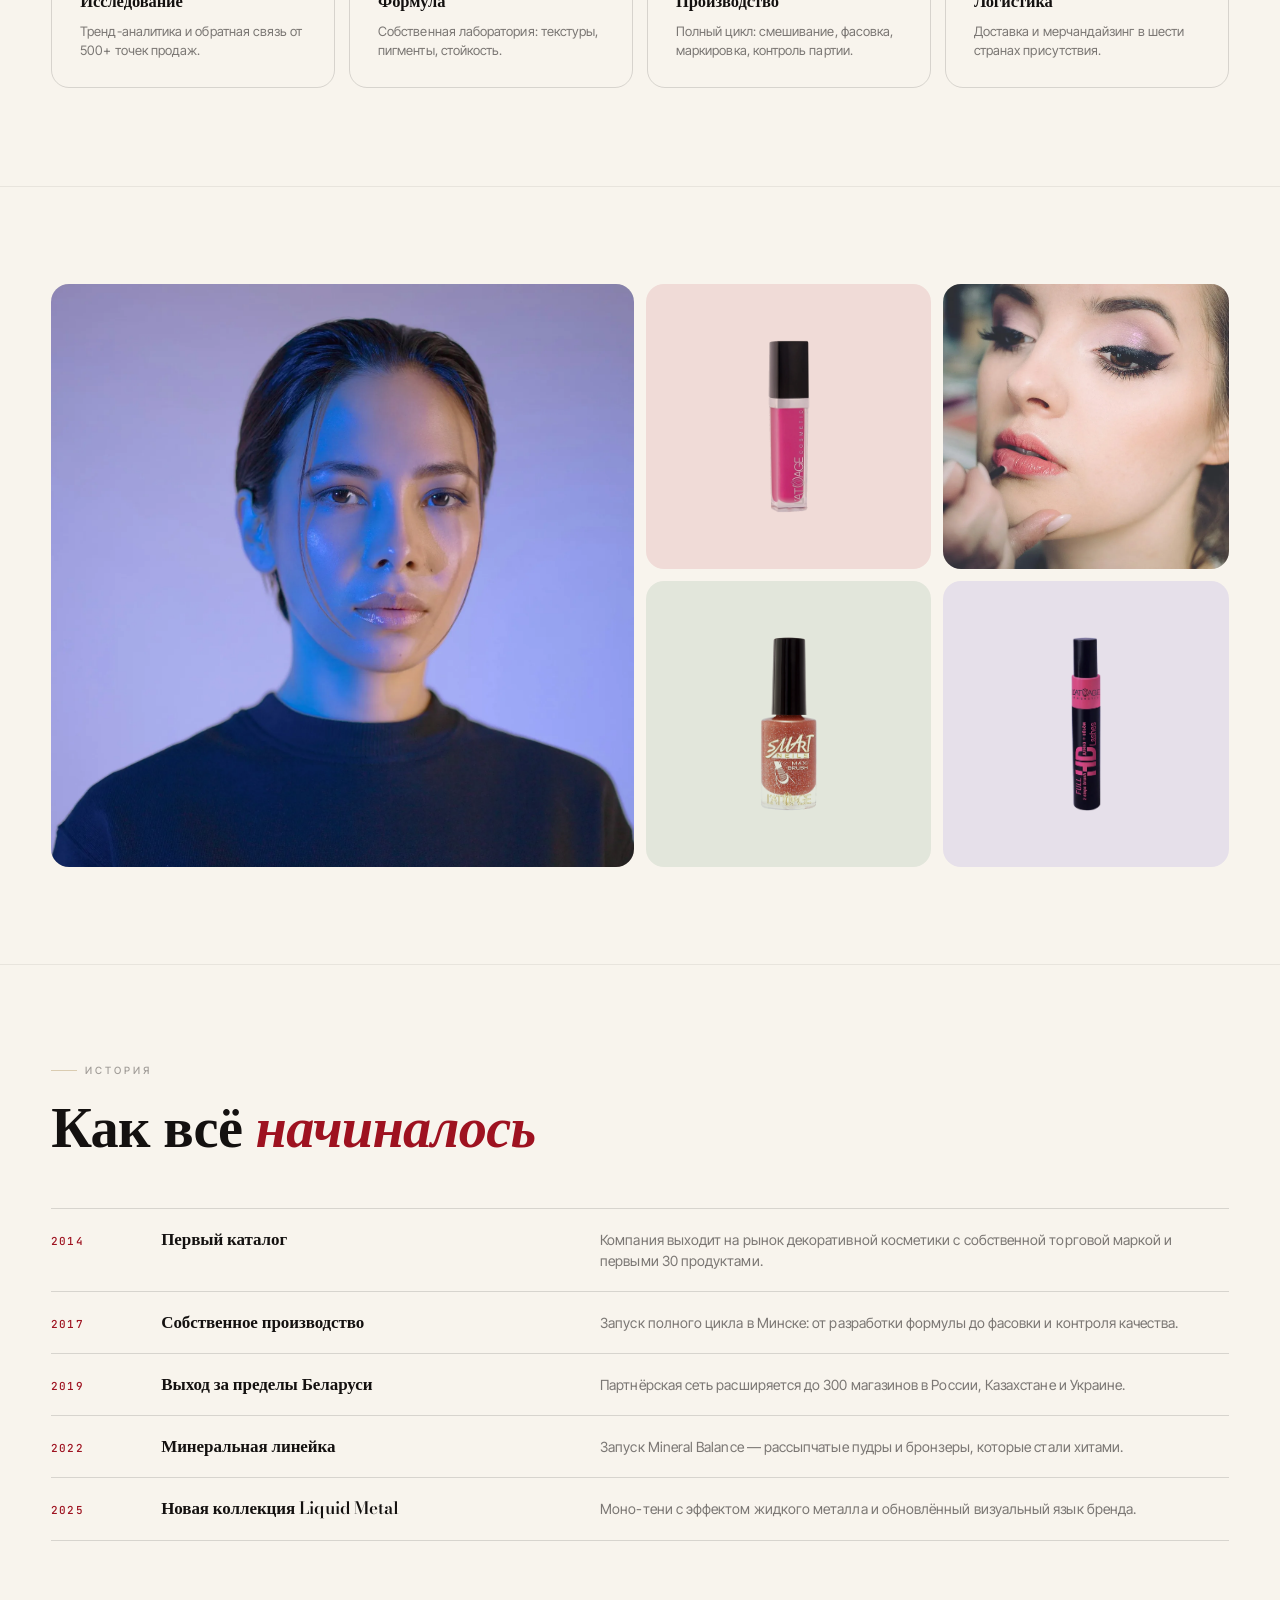
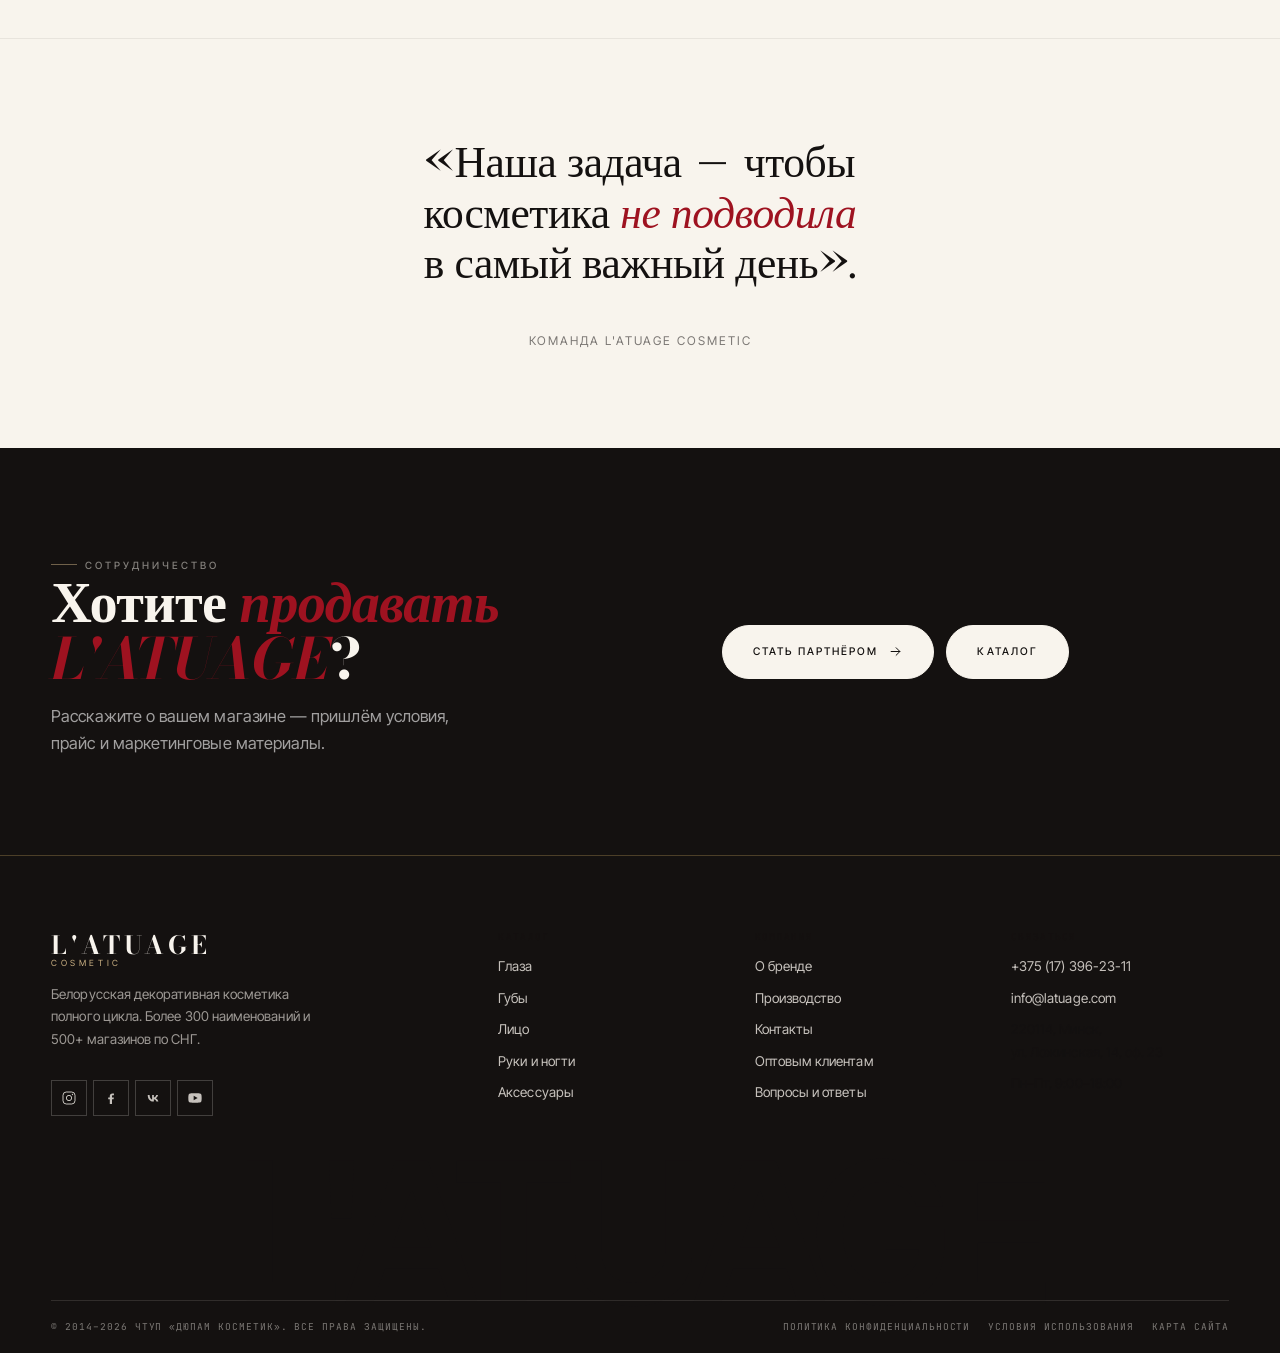
<file: about.html>
<!DOCTYPE html>
<html lang="ru">
<head>
<meta charset="utf-8">
<meta name="viewport" content="width=device-width, initial-scale=1">
<title>О бренде — L'ATUAGE COSMETIC</title>
<meta name="description" content="L'ATUAGE cosmetic — белорусский производитель декоративной косметики с 2014 года: собственные формулы, производство полного цикла в Минске, 500+ магазинов.">
<meta name="theme-color" content="#ffffff">
<meta property="og:type" content="website">
<meta property="og:title" content="О бренде — L'ATUAGE COSMETIC">
<meta property="og:description" content="L'ATUAGE cosmetic — белорусский производитель декоративной косметики с 2014 года: собственные формулы, производство полного цикла в Минске, 500+ магазинов.">
<meta property="og:image" content="assets/img/products/teni-smart-touch.webp">
<link rel="icon" href="data:image/svg+xml,%3Csvg xmlns='http://www.w3.org/2000/svg' viewBox='0 0 64 64'%3E%3Crect width='64' height='64' fill='%230b0b0c'/%3E%3Crect x='0' y='56' width='64' height='8' fill='%23e5112b'/%3E%3Ctext x='32' y='40' font-family='Helvetica,Arial' font-size='30' font-weight='600' fill='%23fff' text-anchor='middle'%3EL%3C/text%3E%3C/svg%3E">
<link rel="preconnect" href="https://fonts.googleapis.com">
<link rel="preconnect" href="https://fonts.gstatic.com" crossorigin>
<link href="https://fonts.googleapis.com/css2?family=Bodoni+Moda:ital,opsz,wght@0,6..96,400..900;1,6..96,400..900&family=Inter+Tight:wght@300;400;500;600;700&family=JetBrains+Mono:wght@400;500&display=swap" rel="stylesheet">
<link rel="stylesheet" href="assets/css/style.css?v=44">
</head>
<body>
<div class="loader" aria-hidden="true">
  <div class="loader__inner">
    <div class="loader__word"><span>L'ATUAGE</span></div>
    <div class="loader__bar"><i></i></div>
  </div>
</div>
<div class="progress"></div>

<header class="header">
  <div class="header__inner">
    <a class="logo" href="index.html" aria-label="L'ATUAGE cosmetic — на главную">
      <span class="logo__word">L'Atuage</span>
      <span class="logo__sub">Cosmetic</span>
    </a>
    <nav class="nav" aria-label="Основная навигация">
      <a href="catalog.html">Каталог</a>
      <a href="index.html#best">Хиты</a>
      <a href="about.html" class="is-active">О бренде</a>
      <a href="contacts.html">Где купить</a>
      <a href="journal.html">Журнал</a>
    </nav>
    <div class="header__actions">
      <a class="icon-btn" href="catalog.html" aria-label="Избранное" style="position:relative">
        <svg viewBox="0 0 24 24" fill="none" stroke="currentColor" stroke-width="1.6"><path d="M12 20s-7-4.35-7-9a4 4 0 0 1 7-2.65A4 4 0 0 1 19 11c0 4.65-7 9-7 9Z"/></svg>
        <span data-fav-count style="position:absolute;top:-4px;right:-4px;min-width:16px;height:16px;border-radius:9px;background:var(--red);color:#fff;font-size:9px;font-weight:700;display:none;place-items:center;line-height:1"></span>
      </a>
      <a class="btn" href="catalog.html"><span>Каталог</span><svg viewBox="0 0 24 24" fill="none" stroke="currentColor" stroke-width="1.6" stroke-linecap="round" stroke-linejoin="round"><path d="M5 12h14M13 6l6 6-6 6"/></svg></a>
      <button class="icon-btn burger" aria-label="Открыть меню" aria-expanded="false" aria-controls="menu"><svg viewBox="0 0 24 24" fill="none" stroke="currentColor" stroke-width="1.6"><path d="M4 7h16M4 12h16M4 17h10"/></svg></button>
    </div>
  </div>
</header>

<div class="menu" id="menu">
  <button class="icon-btn menu-close" aria-label="Закрыть меню"><svg viewBox="0 0 24 24" fill="none" stroke="currentColor" stroke-width="1.6"><path d="m6 6 12 12M18 6 6 18"/></svg></button>
  <nav class="menu__list" aria-label="Мобильное меню">
    <a href="catalog.html"><small>01</small>Каталог</a>
    <a href="index.html#best"><small>02</small>Хиты</a>
    <a href="about.html"><small>03</small>О бренде</a>
    <a href="contacts.html"><small>04</small>Где купить</a>
    <a href="journal.html"><small>05</small>Журнал</a>
  </nav>
  <div class="menu__foot">
    <a href="tel:+375173962311">+375 (17) 396-23-11</a>
    <a href="mailto:info@latuage.com">info@latuage.com</a>
    <span>Минск, ул. Ложинская, 14, оф. 23</span>
  </div>
</div>

<main>
<section class="phero">
  <div class="phero__bg"></div>
  <div class="container">
    <nav class="crumbs" aria-label="Хлебные крошки">
      <a href="index.html">Главная</a><span>/</span><span style="color:var(--ink)">О бренде</span>
    </nav>
    <h1>Косметика<br>с <em>характером</em></h1>
    <div class="phero__sub">
      <p>L'ATUAGE cosmetic — белорусский производитель декоративной косметики.
      С 2014 года мы делаем продукты, которые не приходится «дотягивать» кистью и фантазией.</p>
      <span class="badge-round"><i></i>ЧТУП «ДЮПАМ КОСМЕТИК» · Минск</span>
    </div>
  </div>
</section>

<section class="section section--tight">
  <div class="container">
    <div class="split split--reverse">
      <div class="ed__media" style="aspect-ratio:1/1">
        <img src="assets/img/photos/warm-portrait.webp" alt="Бьюти-образ L'ATUAGE" loading="lazy">
      </div>
      <div>
        <span class="eyebrow label">Наша идея</span>
        <p class="statement">Мы верим, что хороший макияж <span class="dash"></span> это не про «дорого», а про <em>точность формулы</em> и уважение к человеку перед зеркалом.</p>
        <p class="u-dim u-mt-24">Бренд вырос из оптовой компании, которая знала рынок изнутри:
        какие текстуры реально покупают, а какие остаются лежать на полке. Поэтому в L'ATUAGE сначала
        появляется задача покупателя — и только потом флакон.</p>
        <div class="facts u-mt-40">
          <div class="fact"><b data-count="300" data-suffix="+">300+</b><span>наименований</span></div>
          <div class="fact"><b data-count="500" data-suffix="+">500+</b><span>магазинов</span></div>
          <div class="fact"><b data-count="6">6</b><span>стран</span></div>
        </div>
      </div>
    </div>
  </div>
</section>

<section class="section section--tight" id="production">
  <div class="container">
    <div class="section-head">
      <div>
        <span class="eyebrow label">Производство</span>
        <h2>Полный цикл <span class="dash"></span><br><em>в одном месте</em></h2>
      </div>
      <p class="u-dim" style="max-width:34ch;font-size:14px">Разработка, тестирование, производство и логистика — внутри компании. Так мы отвечаем за каждый этап.</p>
    </div>
    <div class="steps">
      <div class="step reveal"><b>01</b><h3>Исследование</h3><p>Тренд-аналитика и обратная связь от 500+ точек продаж.</p></div>
      <div class="step reveal" style="--d:1"><b>02</b><h3>Формула</h3><p>Собственная лаборатория: текстуры, пигменты, стойкость.</p></div>
      <div class="step reveal" style="--d:2"><b>03</b><h3>Производство</h3><p>Полный цикл: смешивание, фасовка, маркировка, контроль партии.</p></div>
      <div class="step reveal" style="--d:3"><b>04</b><h3>Логистика</h3><p>Доставка и мерчандайзинг в шести странах присутствия.</p></div>
    </div>
  </div>
</section>

<section class="section section--tight">
  <div class="container">
    <div class="mosaic">
      <figure class="is-photo"><img src="assets/img/photos/look-bluenight.webp" alt="Вечерний образ L'ATUAGE" loading="lazy"></figure>
      <figure style="--tint:#f0dbd7"><img src="assets/img/products/blesk-gub.webp" alt="Блеск для губ" loading="lazy"></figure>
      <figure class="is-photo"><img src="assets/img/photos/makeup-apply.webp" alt="Нанесение макияжа L'ATUAGE" loading="lazy"></figure>
      <figure style="--tint:#e2e6db"><img src="assets/img/products/lak-effect.webp" alt="Лак Effect" loading="lazy"></figure>
      <figure style="--tint:#e6e0ea"><img src="assets/img/products/tush-full-hd.webp" alt="Тушь Full HD" loading="lazy"></figure>
    </div>
  </div>
</section>

<section class="section">
  <div class="container">
    <div class="section-head">
      <div>
        <span class="eyebrow label">История</span>
        <h2>Как всё <em>начиналось</em></h2>
      </div>
    </div>
    <div class="history">
      <div class="hrow reveal"><b>2014</b><div><h3>Первый каталог</h3></div><p>Компания выходит на рынок декоративной косметики с собственной торговой маркой и первыми 30 продуктами.</p></div>
      <div class="hrow reveal" style="--d:1"><b>2017</b><div><h3>Собственное производство</h3></div><p>Запуск полного цикла в Минске: от разработки формулы до фасовки и контроля качества.</p></div>
      <div class="hrow reveal" style="--d:2"><b>2019</b><div><h3>Выход за пределы Беларуси</h3></div><p>Партнёрская сеть расширяется до 300 магазинов в России, Казахстане и Украине.</p></div>
      <div class="hrow reveal" style="--d:3"><b>2022</b><div><h3>Минеральная линейка</h3></div><p>Запуск Mineral Balance — рассыпчатые пудры и бронзеры, которые стали хитами.</p></div>
      <div class="hrow reveal" style="--d:4"><b>2025</b><div><h3>Новая коллекция Liquid Metal</h3></div><p>Моно-тени с эффектом жидкого металла и обновлённый визуальный язык бренда.</p></div>
    </div>
  </div>
</section>

<section class="section quotes">
  <div class="container">
    <p class="quote-big">«Наша задача <span class="dash"></span> чтобы косметика <em>не подводила</em> в самый важный день».</p>
    <p class="u-center u-dim u-mt-24" style="font-size:12px;letter-spacing:.16em;text-transform:uppercase">Команда L'ATUAGE cosmetic</p>
  </div>
</section>

<section class="section cta">
  <div class="container">
    <div class="cta__inner">
      <div>
        <span class="eyebrow label" style="color:rgba(244,239,232,.5)">Сотрудничество</span>
        <h2>Хотите <em>продавать L'ATUAGE</em>?</h2>
        <p>Расскажите о вашем магазине — пришлём условия, прайс и маркетинговые материалы.</p>
      </div>
      <div style="display:flex;gap:12px;flex-wrap:wrap">
        <a class="btn btn--light" href="contacts.html#wholesale"><span>Стать партнёром</span><svg viewBox="0 0 24 24" fill="none" stroke="currentColor" stroke-width="1.6" stroke-linecap="round" stroke-linejoin="round"><path d="M5 12h14M13 6l6 6-6 6"/></svg></a>
        <a class="btn btn--light" href="catalog.html"><span>Каталог</span></a>
      </div>
    </div>
  </div>
</section>
</main>

<footer class="footer">
  <div class="container">
    <div class="footer__top">
      <div class="footer__brand">
        <a class="logo" href="index.html">
          <span class="logo__word">L'Atuage</span>
          <span class="logo__sub">Cosmetic</span>
        </a>
        <p>Белорусская декоративная косметика полного цикла. Более 300 наименований и 500+ магазинов по СНГ.</p>
        <div class="footer__socials">
          <a href="https://www.instagram.com/latuage_cosmetic/" target="_blank" rel="noopener" aria-label="Instagram"><svg viewBox="0 0 24 24" fill="none" stroke="currentColor" stroke-width="1.5"><rect x="3" y="3" width="18" height="18" rx="5"/><circle cx="12" cy="12" r="4"/><circle cx="17.2" cy="6.8" r="1" fill="currentColor" stroke="none"/></svg></a>
          <a href="https://www.facebook.com/latuagecosmetic" target="_blank" rel="noopener" aria-label="Facebook"><svg viewBox="0 0 24 24" fill="currentColor"><path d="M13.5 21v-7h2.4l.4-2.9h-2.8V9.2c0-.8.2-1.4 1.4-1.4h1.5V5.2c-.3 0-1.2-.1-2.3-.1-2.3 0-3.9 1.4-3.9 4v2h-2.4V14h2.4v7h3.3Z"/></svg></a>
          <a href="https://vk.com/latuage" target="_blank" rel="noopener" aria-label="ВКонтакте"><svg viewBox="0 0 24 24" fill="currentColor"><path d="M12.8 17.3c-5.4 0-8.6-3.7-8.7-9.9h2.8c.1 4.6 2.2 6.5 3.8 6.9V7.4h2.6v3.9c1.5-.2 3.1-1.9 3.6-3.9h2.6c-.4 2.5-2.1 4.2-3.3 4.9 1.2.6 3.1 2 3.9 4.9h-2.9c-.6-1.9-2-3.3-3.9-3.5v3.6h-.5Z"/></svg></a>
          <a href="https://www.youtube.com/channel/UCGLxuns5dPyCUeEu_8ONjWw" target="_blank" rel="noopener" aria-label="YouTube"><svg viewBox="0 0 24 24" fill="currentColor"><path d="M21.6 7.2c-.2-1-1-1.7-2-1.9C17.8 5 12 5 12 5s-5.8 0-7.6.3c-1 .2-1.8.9-2 1.9C2 9 2 12 2 12s0 3 .4 4.8c.2 1 1 1.7 2 1.9C6.2 19 12 19 12 19s5.8 0 7.6-.3c1-.2 1.8-.9 2-1.9.4-1.8.4-4.8.4-4.8s0-3-.4-4.8ZM10 15.5v-7l6 3.5-6 3.5Z"/></svg></a>
        </div>
      </div>
      <div>
        <h4>Каталог</h4>
        <ul>
          <li><a href="catalog.html?cat=eyes">Глаза</a></li>
          <li><a href="catalog.html?cat=lips">Губы</a></li>
          <li><a href="catalog.html?cat=face">Лицо</a></li>
          <li><a href="catalog.html?cat=hands">Руки и ногти</a></li>
          <li><a href="catalog.html?cat=accessories">Аксессуары</a></li>
        </ul>
      </div>
      <div>
        <h4>Компания</h4>
        <ul>
          <li><a href="about.html">О бренде</a></li>
          <li><a href="about.html#production">Производство</a></li>
          <li><a href="contacts.html">Контакты</a></li>
          <li><a href="contacts.html#wholesale">Оптовым клиентам</a></li>
          <li><a href="contacts.html#faq">Вопросы и ответы</a></li>
        </ul>
      </div>
      <div>
        <h4>Связаться</h4>
        <ul>
          <li><a href="tel:+375173962311">+375 (17) 396-23-11</a></li>
          <li><a href="mailto:info@latuage.com">info@latuage.com</a></li>
          <li>220114, Минск,<br>ул. Ложинская, 14, оф. 23</li>
          <li>Пн–Пт, 9:00–18:00</li>
        </ul>
      </div>
    </div>
  </div>
  <div class="footer__giant" aria-hidden="true">L'ATUAGE</div>
  <div class="container">
    <div class="footer__bottom">
      <span>© 2014–2026 ЧТУП «ДЮПАМ КОСМЕТИК». Все права защищены.</span>
      <span style="display:flex;gap:18px;flex-wrap:wrap">
        <a href="#">Политика конфиденциальности</a>
        <a href="#">Условия использования</a>
        <a href="#">Карта сайта</a>
      </span>
    </div>
  </div>
</footer>
<button class="to-top" aria-label="Наверх"><svg viewBox="0 0 24 24" fill="none" stroke="currentColor" stroke-width="1.6"><path d="M12 19V5M6 11l6-6 6 6"/></svg></button>
<script src="assets/js/data.js?v=8"></script>
<script src="assets/js/app.js?v=8"></script>
</body>
</html>
</file>
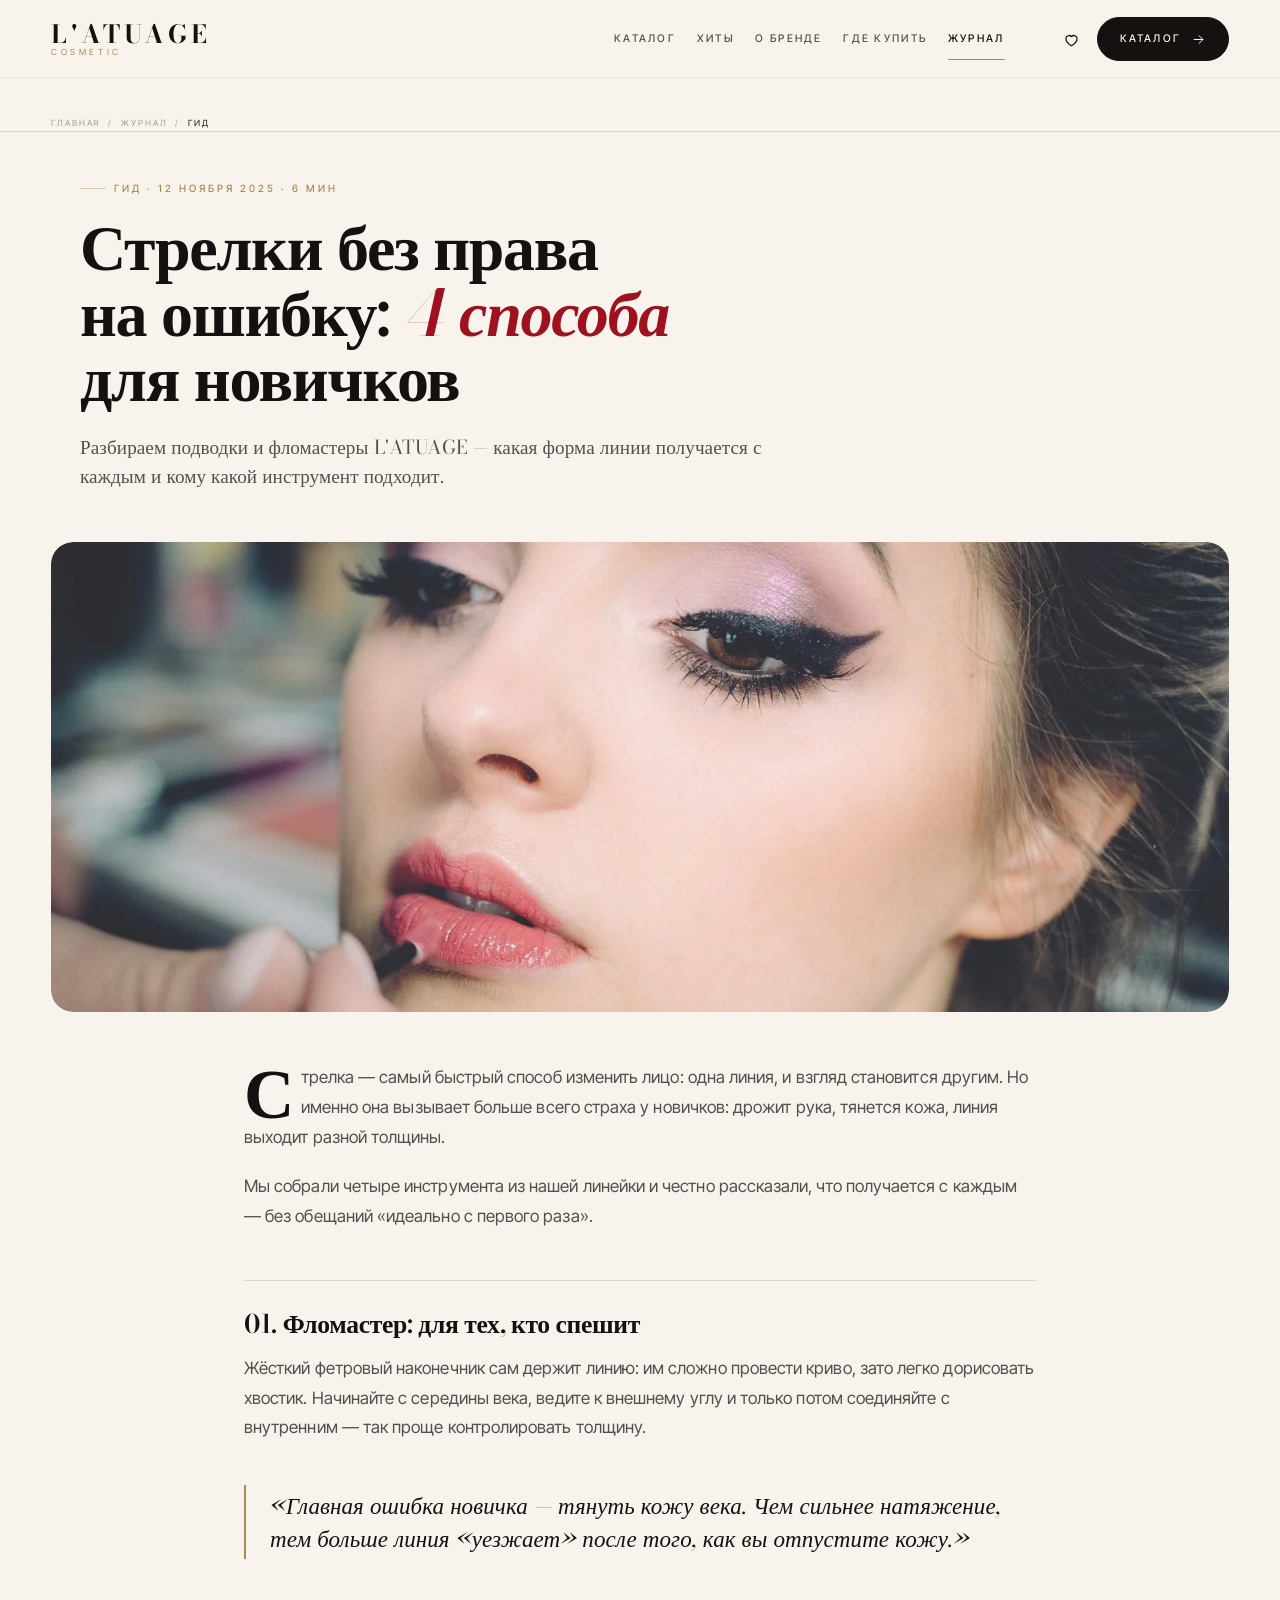
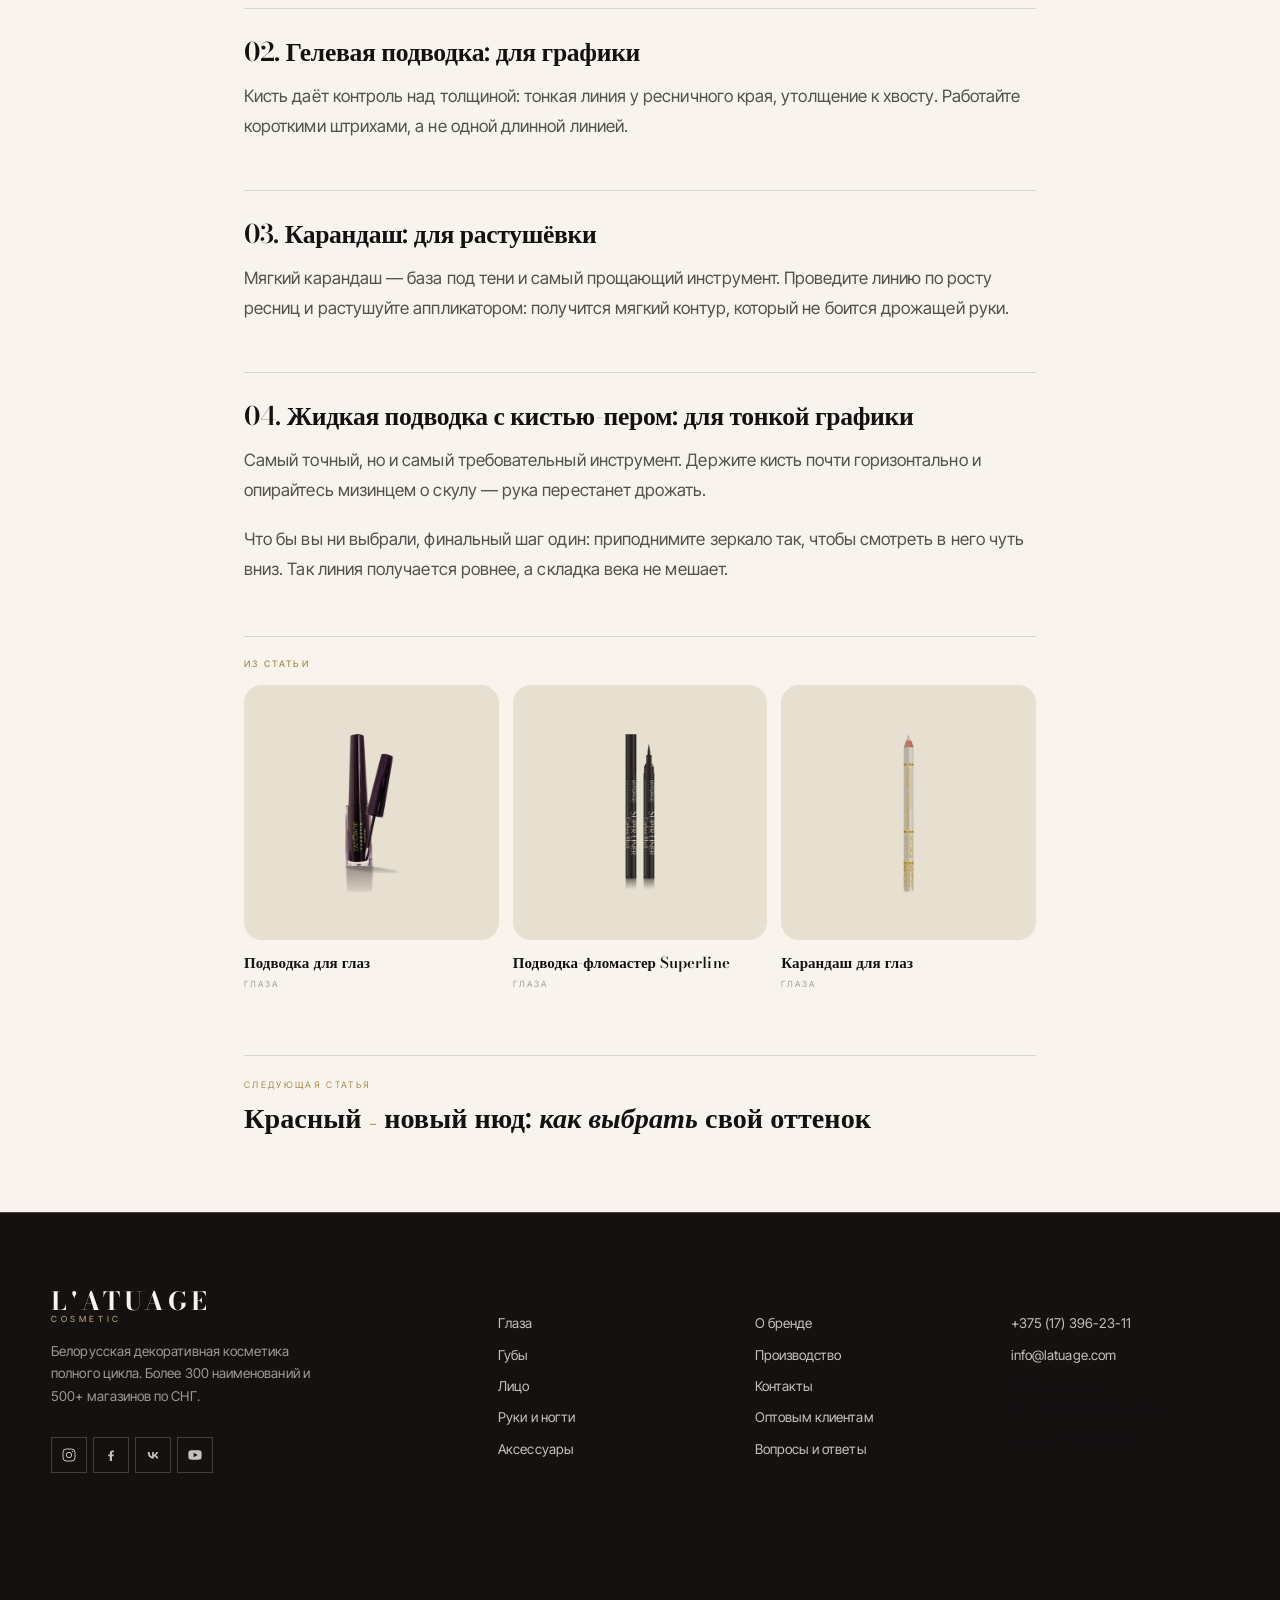
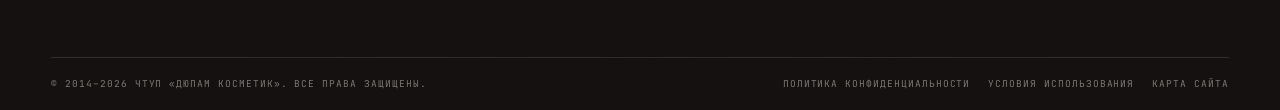
<file: article.html>
<!DOCTYPE html>
<html lang="ru">
<head>
<meta charset="utf-8">
<meta name="viewport" content="width=device-width, initial-scale=1">
<title>Статья — L'ATUAGE COSMETIC</title>
<meta name="description" content="Статья журнала L'ATUAGE cosmetic.">
<meta name="theme-color" content="#ffffff">
<meta property="og:type" content="website">
<meta property="og:title" content="Статья — L'ATUAGE COSMETIC">
<meta property="og:description" content="Статья журнала L'ATUAGE cosmetic.">
<meta property="og:image" content="assets/img/products/teni-smart-touch.webp">
<link rel="icon" href="data:image/svg+xml,%3Csvg xmlns='http://www.w3.org/2000/svg' viewBox='0 0 64 64'%3E%3Crect width='64' height='64' fill='%230b0b0c'/%3E%3Crect x='0' y='56' width='64' height='8' fill='%23e5112b'/%3E%3Ctext x='32' y='40' font-family='Helvetica,Arial' font-size='30' font-weight='600' fill='%23fff' text-anchor='middle'%3EL%3C/text%3E%3C/svg%3E">
<link rel="preconnect" href="https://fonts.googleapis.com">
<link rel="preconnect" href="https://fonts.gstatic.com" crossorigin>
<link href="https://fonts.googleapis.com/css2?family=Bodoni+Moda:ital,opsz,wght@0,6..96,400..900;1,6..96,400..900&family=Inter+Tight:wght@300;400;500;600;700&family=JetBrains+Mono:wght@400;500&display=swap" rel="stylesheet">
<link rel="stylesheet" href="assets/css/style.css?v=44">
</head>
<body>
<div class="loader" aria-hidden="true">
  <div class="loader__inner">
    <div class="loader__word"><span>L'ATUAGE</span></div>
    <div class="loader__bar"><i></i></div>
  </div>
</div>
<div class="progress"></div>

<header class="header">
  <div class="header__inner">
    <a class="logo" href="index.html" aria-label="L'ATUAGE cosmetic — на главную">
      <span class="logo__word">L'Atuage</span>
      <span class="logo__sub">Cosmetic</span>
    </a>
    <nav class="nav" aria-label="Основная навигация">
      <a href="catalog.html">Каталог</a>
      <a href="index.html#best">Хиты</a>
      <a href="about.html">О бренде</a>
      <a href="contacts.html">Где купить</a>
      <a href="journal.html" class="is-active">Журнал</a>
    </nav>
    <div class="header__actions">
      <a class="icon-btn" href="catalog.html" aria-label="Избранное" style="position:relative">
        <svg viewBox="0 0 24 24" fill="none" stroke="currentColor" stroke-width="1.6"><path d="M12 20s-7-4.35-7-9a4 4 0 0 1 7-2.65A4 4 0 0 1 19 11c0 4.65-7 9-7 9Z"/></svg>
        <span data-fav-count style="position:absolute;top:-4px;right:-4px;min-width:16px;height:16px;border-radius:9px;background:var(--red);color:#fff;font-size:9px;font-weight:700;display:none;place-items:center;line-height:1"></span>
      </a>
      <a class="btn" href="catalog.html"><span>Каталог</span><svg viewBox="0 0 24 24" fill="none" stroke="currentColor" stroke-width="1.6" stroke-linecap="round" stroke-linejoin="round"><path d="M5 12h14M13 6l6 6-6 6"/></svg></a>
      <button class="icon-btn burger" aria-label="Открыть меню" aria-expanded="false" aria-controls="menu"><svg viewBox="0 0 24 24" fill="none" stroke="currentColor" stroke-width="1.6"><path d="M4 7h16M4 12h16M4 17h10"/></svg></button>
    </div>
  </div>
</header>

<div class="menu" id="menu">
  <button class="icon-btn menu-close" aria-label="Закрыть меню"><svg viewBox="0 0 24 24" fill="none" stroke="currentColor" stroke-width="1.6"><path d="m6 6 12 12M18 6 6 18"/></svg></button>
  <nav class="menu__list" aria-label="Мобильное меню">
    <a href="catalog.html"><small>01</small>Каталог</a>
    <a href="index.html#best"><small>02</small>Хиты</a>
    <a href="about.html"><small>03</small>О бренде</a>
    <a href="contacts.html"><small>04</small>Где купить</a>
    <a href="journal.html"><small>05</small>Журнал</a>
  </nav>
  <div class="menu__foot">
    <a href="tel:+375173962311">+375 (17) 396-23-11</a>
    <a href="mailto:info@latuage.com">info@latuage.com</a>
    <span>Минск, ул. Ложинская, 14, оф. 23</span>
  </div>
</div>

<main>
<section class="phero phero--art">
  <div class="phero__bg"></div>
  <div class="container">
    <nav class="crumbs" aria-label="Хлебные крошки">
      <a href="index.html">Главная</a><span>/</span>
      <a href="journal.html">Журнал</a><span>/</span>
      <span style="color:var(--ink)" id="crumb-article">Статья</span>
    </nav>
  </div>
</section>
<article id="article"></article>
</main>

<footer class="footer">
  <div class="container">
    <div class="footer__top">
      <div class="footer__brand">
        <a class="logo" href="index.html">
          <span class="logo__word">L'Atuage</span>
          <span class="logo__sub">Cosmetic</span>
        </a>
        <p>Белорусская декоративная косметика полного цикла. Более 300 наименований и 500+ магазинов по СНГ.</p>
        <div class="footer__socials">
          <a href="https://www.instagram.com/latuage_cosmetic/" target="_blank" rel="noopener" aria-label="Instagram"><svg viewBox="0 0 24 24" fill="none" stroke="currentColor" stroke-width="1.5"><rect x="3" y="3" width="18" height="18" rx="5"/><circle cx="12" cy="12" r="4"/><circle cx="17.2" cy="6.8" r="1" fill="currentColor" stroke="none"/></svg></a>
          <a href="https://www.facebook.com/latuagecosmetic" target="_blank" rel="noopener" aria-label="Facebook"><svg viewBox="0 0 24 24" fill="currentColor"><path d="M13.5 21v-7h2.4l.4-2.9h-2.8V9.2c0-.8.2-1.4 1.4-1.4h1.5V5.2c-.3 0-1.2-.1-2.3-.1-2.3 0-3.9 1.4-3.9 4v2h-2.4V14h2.4v7h3.3Z"/></svg></a>
          <a href="https://vk.com/latuage" target="_blank" rel="noopener" aria-label="ВКонтакте"><svg viewBox="0 0 24 24" fill="currentColor"><path d="M12.8 17.3c-5.4 0-8.6-3.7-8.7-9.9h2.8c.1 4.6 2.2 6.5 3.8 6.9V7.4h2.6v3.9c1.5-.2 3.1-1.9 3.6-3.9h2.6c-.4 2.5-2.1 4.2-3.3 4.9 1.2.6 3.1 2 3.9 4.9h-2.9c-.6-1.9-2-3.3-3.9-3.5v3.6h-.5Z"/></svg></a>
          <a href="https://www.youtube.com/channel/UCGLxuns5dPyCUeEu_8ONjWw" target="_blank" rel="noopener" aria-label="YouTube"><svg viewBox="0 0 24 24" fill="currentColor"><path d="M21.6 7.2c-.2-1-1-1.7-2-1.9C17.8 5 12 5 12 5s-5.8 0-7.6.3c-1 .2-1.8.9-2 1.9C2 9 2 12 2 12s0 3 .4 4.8c.2 1 1 1.7 2 1.9C6.2 19 12 19 12 19s5.8 0 7.6-.3c1-.2 1.8-.9 2-1.9.4-1.8.4-4.8.4-4.8s0-3-.4-4.8ZM10 15.5v-7l6 3.5-6 3.5Z"/></svg></a>
        </div>
      </div>
      <div>
        <h4>Каталог</h4>
        <ul>
          <li><a href="catalog.html?cat=eyes">Глаза</a></li>
          <li><a href="catalog.html?cat=lips">Губы</a></li>
          <li><a href="catalog.html?cat=face">Лицо</a></li>
          <li><a href="catalog.html?cat=hands">Руки и ногти</a></li>
          <li><a href="catalog.html?cat=accessories">Аксессуары</a></li>
        </ul>
      </div>
      <div>
        <h4>Компания</h4>
        <ul>
          <li><a href="about.html">О бренде</a></li>
          <li><a href="about.html#production">Производство</a></li>
          <li><a href="contacts.html">Контакты</a></li>
          <li><a href="contacts.html#wholesale">Оптовым клиентам</a></li>
          <li><a href="contacts.html#faq">Вопросы и ответы</a></li>
        </ul>
      </div>
      <div>
        <h4>Связаться</h4>
        <ul>
          <li><a href="tel:+375173962311">+375 (17) 396-23-11</a></li>
          <li><a href="mailto:info@latuage.com">info@latuage.com</a></li>
          <li>220114, Минск,<br>ул. Ложинская, 14, оф. 23</li>
          <li>Пн–Пт, 9:00–18:00</li>
        </ul>
      </div>
    </div>
  </div>
  <div class="footer__giant" aria-hidden="true">L'ATUAGE</div>
  <div class="container">
    <div class="footer__bottom">
      <span>© 2014–2026 ЧТУП «ДЮПАМ КОСМЕТИК». Все права защищены.</span>
      <span style="display:flex;gap:18px;flex-wrap:wrap">
        <a href="#">Политика конфиденциальности</a>
        <a href="#">Условия использования</a>
        <a href="#">Карта сайта</a>
      </span>
    </div>
  </div>
</footer>
<button class="to-top" aria-label="Наверх"><svg viewBox="0 0 24 24" fill="none" stroke="currentColor" stroke-width="1.6"><path d="M12 19V5M6 11l6-6 6 6"/></svg></button>
<script src="assets/js/data.js?v=8"></script>
<script src="assets/js/app.js?v=8"></script>
</body>
</html>
</file>
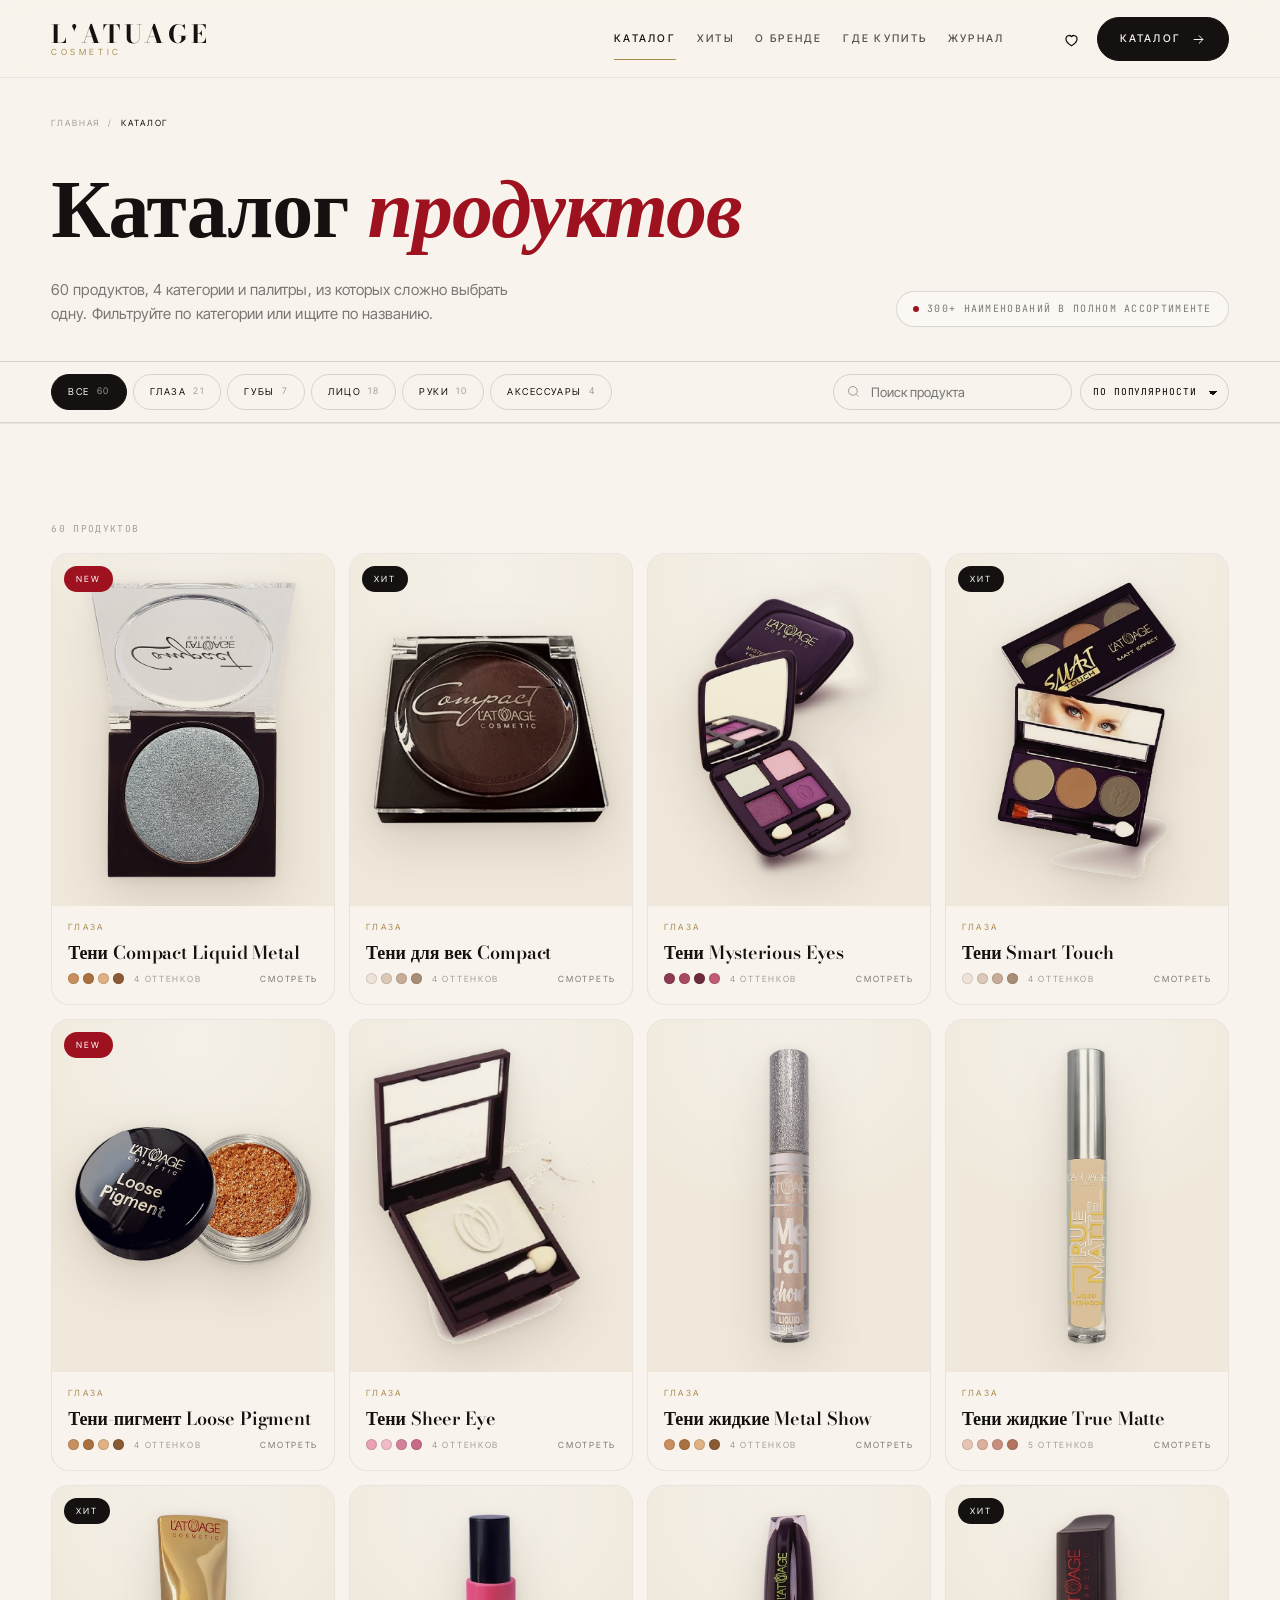
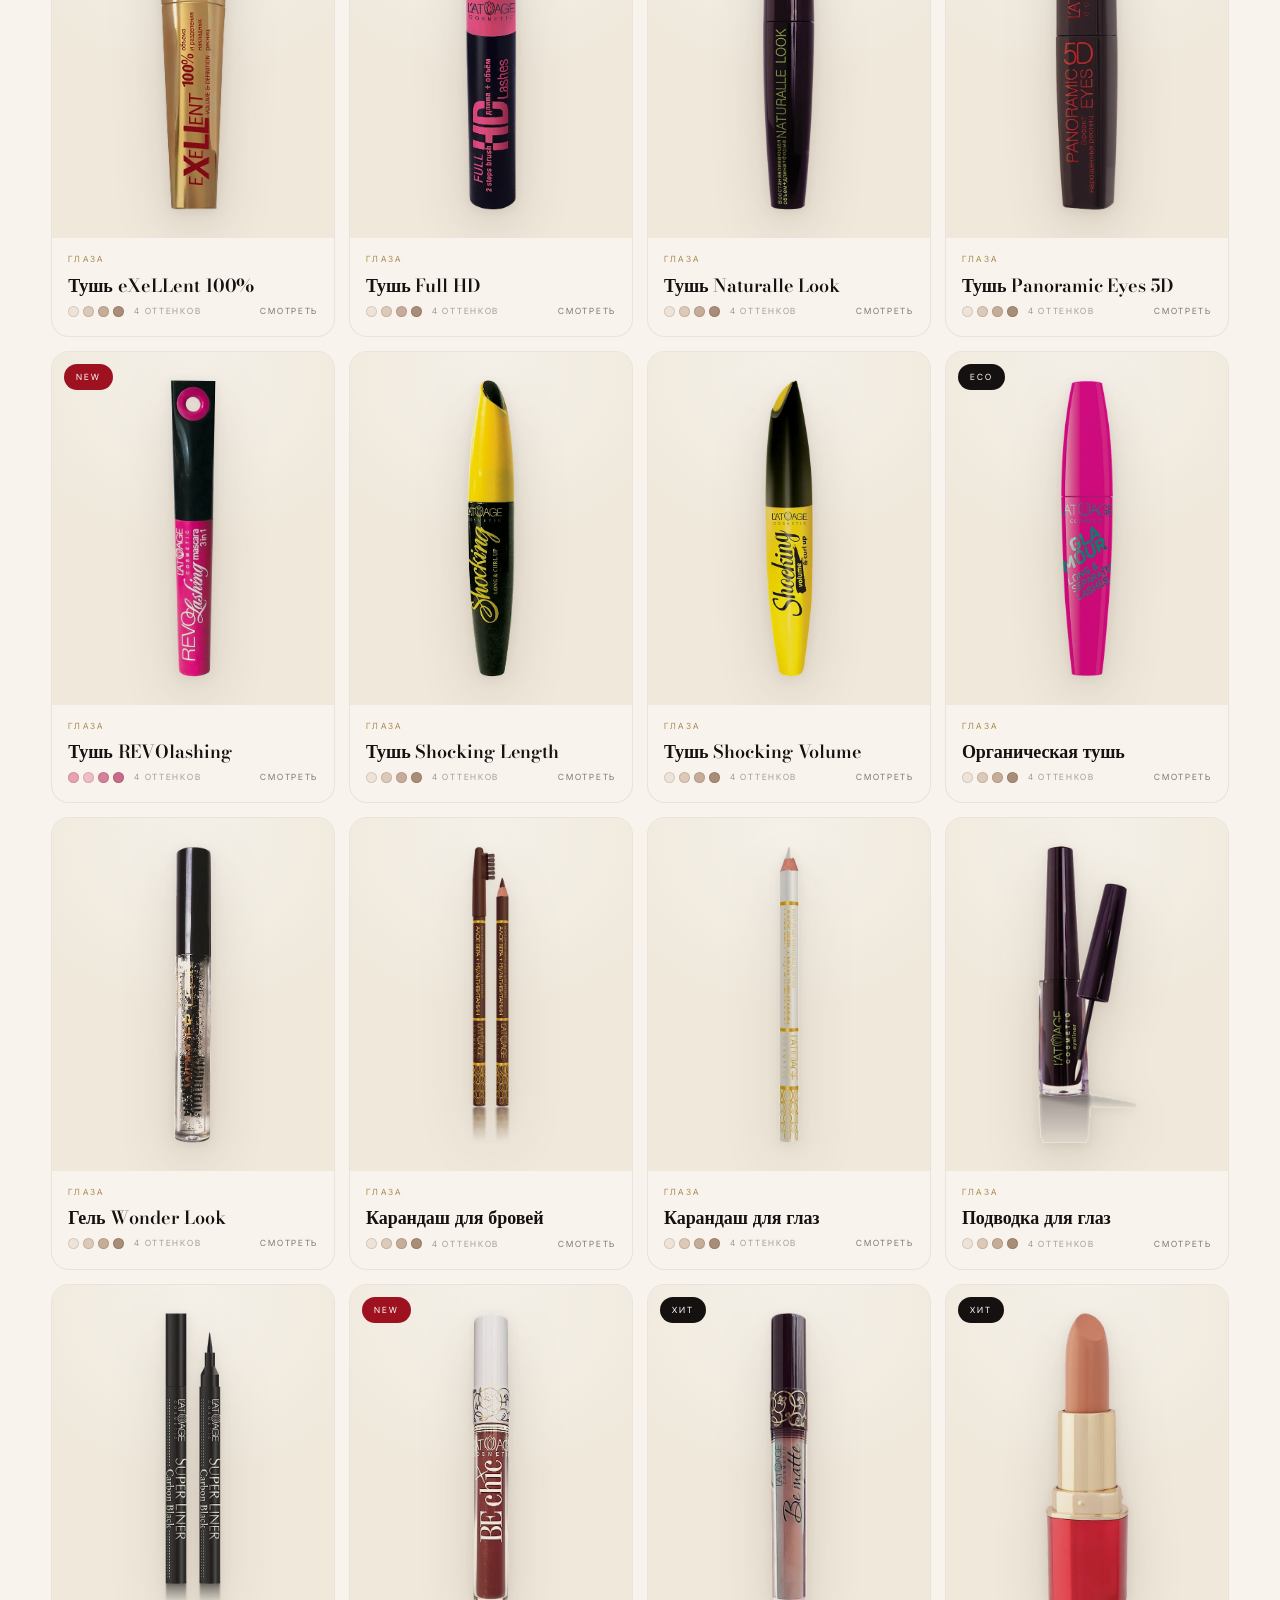
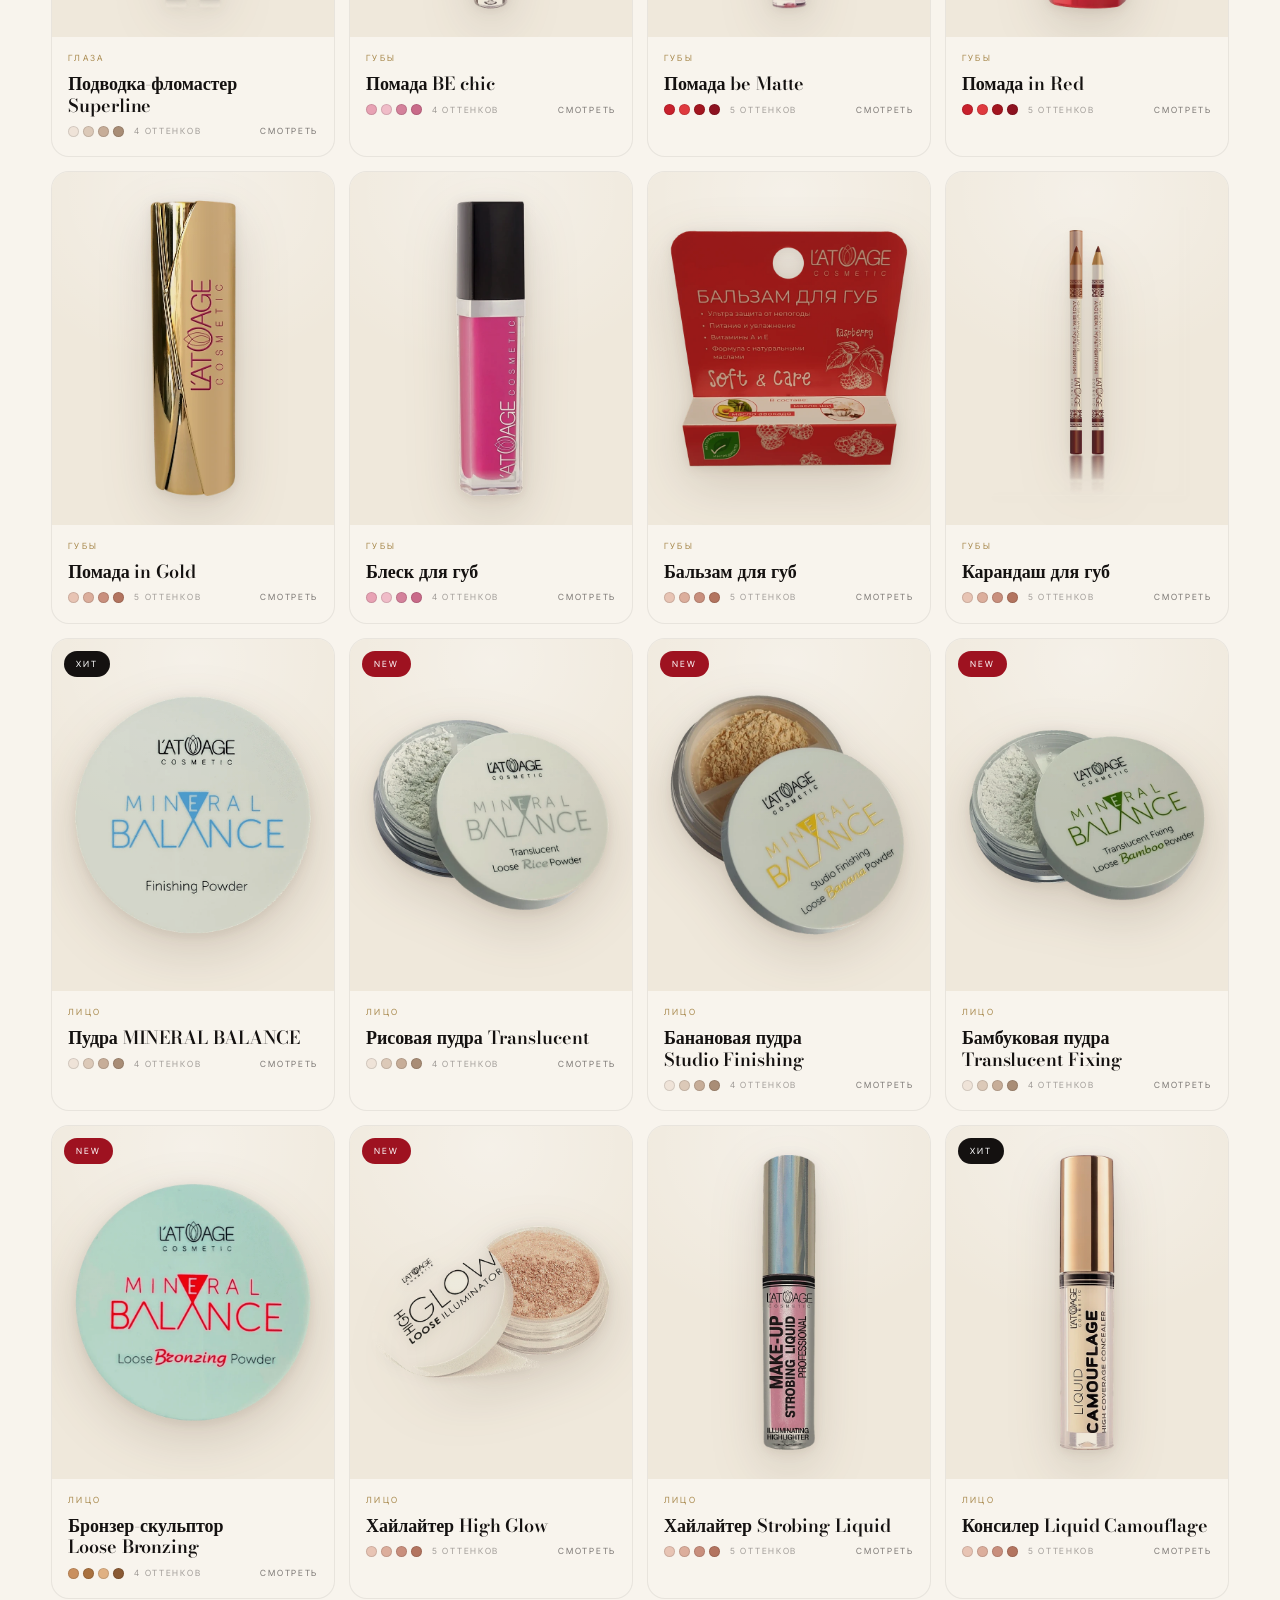
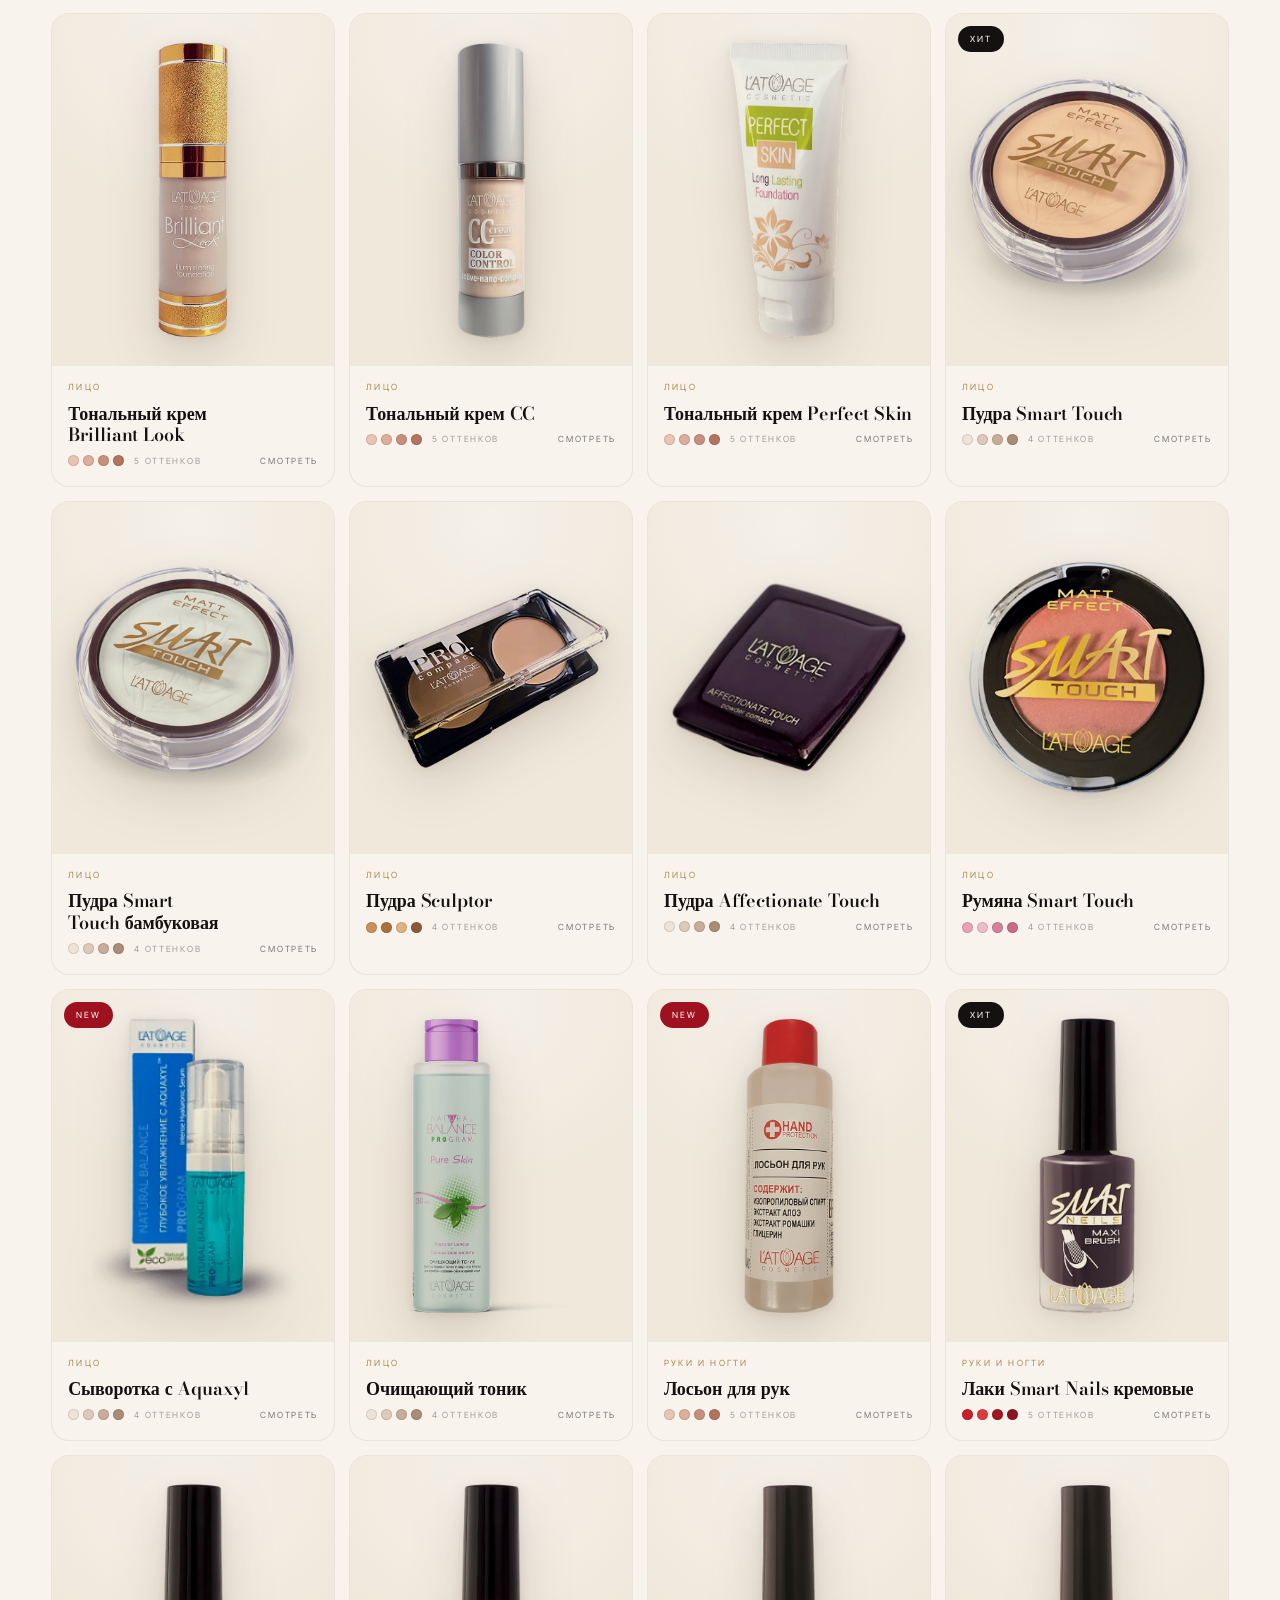
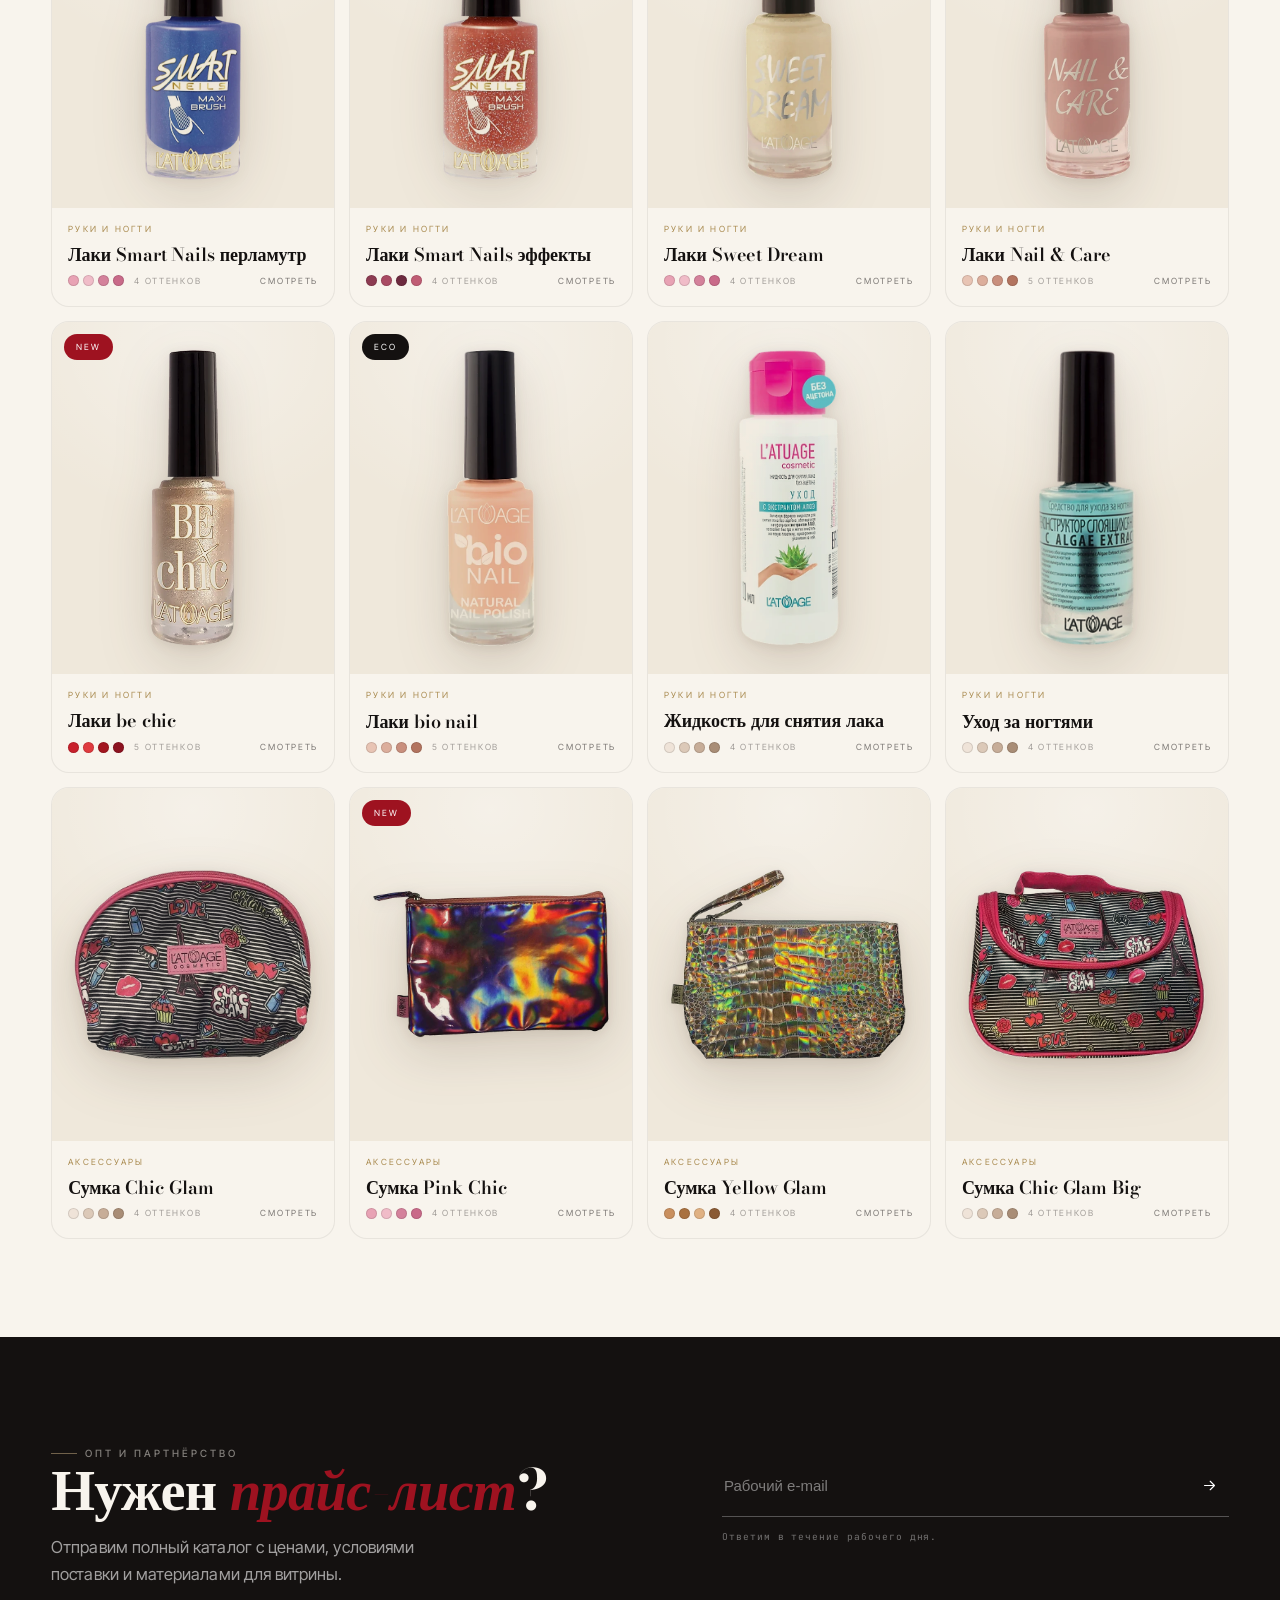
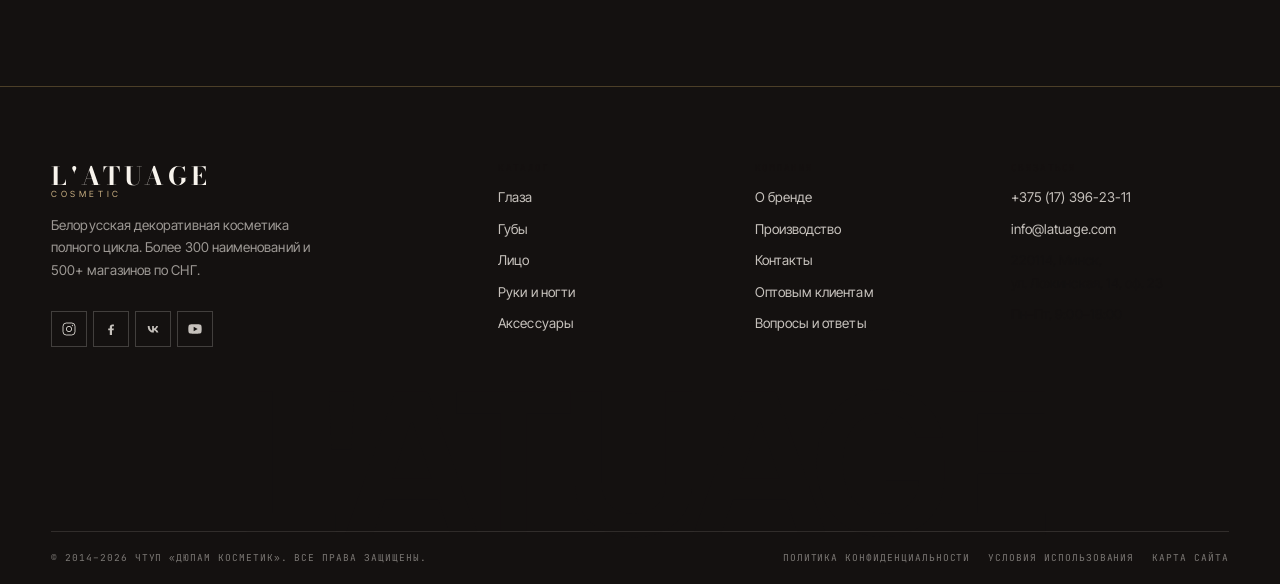
<file: catalog.html>
<!DOCTYPE html>
<html lang="ru">
<head>
<meta charset="utf-8">
<meta name="viewport" content="width=device-width, initial-scale=1">
<title>Каталог — L'ATUAGE COSMETIC</title>
<meta name="description" content="Каталог L'ATUAGE cosmetic: тени, туши, помады, пудры, лаки и аксессуары. Фильтр по категориям и поиск.">
<meta name="theme-color" content="#ffffff">
<meta property="og:type" content="website">
<meta property="og:title" content="Каталог — L'ATUAGE COSMETIC">
<meta property="og:description" content="Каталог L'ATUAGE cosmetic: тени, туши, помады, пудры, лаки и аксессуары. Фильтр по категориям и поиск.">
<meta property="og:image" content="assets/img/products/teni-smart-touch.webp">
<link rel="icon" href="data:image/svg+xml,%3Csvg xmlns='http://www.w3.org/2000/svg' viewBox='0 0 64 64'%3E%3Crect width='64' height='64' fill='%230b0b0c'/%3E%3Crect x='0' y='56' width='64' height='8' fill='%23e5112b'/%3E%3Ctext x='32' y='40' font-family='Helvetica,Arial' font-size='30' font-weight='600' fill='%23fff' text-anchor='middle'%3EL%3C/text%3E%3C/svg%3E">
<link rel="preconnect" href="https://fonts.googleapis.com">
<link rel="preconnect" href="https://fonts.gstatic.com" crossorigin>
<link href="https://fonts.googleapis.com/css2?family=Bodoni+Moda:ital,opsz,wght@0,6..96,400..900;1,6..96,400..900&family=Inter+Tight:wght@300;400;500;600;700&family=JetBrains+Mono:wght@400;500&display=swap" rel="stylesheet">
<link rel="stylesheet" href="assets/css/style.css?v=44">
</head>
<body>
<div class="loader" aria-hidden="true">
  <div class="loader__inner">
    <div class="loader__word"><span>L'ATUAGE</span></div>
    <div class="loader__bar"><i></i></div>
  </div>
</div>
<div class="progress"></div>

<header class="header">
  <div class="header__inner">
    <a class="logo" href="index.html" aria-label="L'ATUAGE cosmetic — на главную">
      <span class="logo__word">L'Atuage</span>
      <span class="logo__sub">Cosmetic</span>
    </a>
    <nav class="nav" aria-label="Основная навигация">
      <a href="catalog.html" class="is-active">Каталог</a>
      <a href="index.html#best">Хиты</a>
      <a href="about.html">О бренде</a>
      <a href="contacts.html">Где купить</a>
      <a href="journal.html">Журнал</a>
    </nav>
    <div class="header__actions">
      <a class="icon-btn" href="catalog.html" aria-label="Избранное" style="position:relative">
        <svg viewBox="0 0 24 24" fill="none" stroke="currentColor" stroke-width="1.6"><path d="M12 20s-7-4.35-7-9a4 4 0 0 1 7-2.65A4 4 0 0 1 19 11c0 4.65-7 9-7 9Z"/></svg>
        <span data-fav-count style="position:absolute;top:-4px;right:-4px;min-width:16px;height:16px;border-radius:9px;background:var(--red);color:#fff;font-size:9px;font-weight:700;display:none;place-items:center;line-height:1"></span>
      </a>
      <a class="btn" href="catalog.html"><span>Каталог</span><svg viewBox="0 0 24 24" fill="none" stroke="currentColor" stroke-width="1.6" stroke-linecap="round" stroke-linejoin="round"><path d="M5 12h14M13 6l6 6-6 6"/></svg></a>
      <button class="icon-btn burger" aria-label="Открыть меню" aria-expanded="false" aria-controls="menu"><svg viewBox="0 0 24 24" fill="none" stroke="currentColor" stroke-width="1.6"><path d="M4 7h16M4 12h16M4 17h10"/></svg></button>
    </div>
  </div>
</header>

<div class="menu" id="menu">
  <button class="icon-btn menu-close" aria-label="Закрыть меню"><svg viewBox="0 0 24 24" fill="none" stroke="currentColor" stroke-width="1.6"><path d="m6 6 12 12M18 6 6 18"/></svg></button>
  <nav class="menu__list" aria-label="Мобильное меню">
    <a href="catalog.html"><small>01</small>Каталог</a>
    <a href="index.html#best"><small>02</small>Хиты</a>
    <a href="about.html"><small>03</small>О бренде</a>
    <a href="contacts.html"><small>04</small>Где купить</a>
    <a href="journal.html"><small>05</small>Журнал</a>
  </nav>
  <div class="menu__foot">
    <a href="tel:+375173962311">+375 (17) 396-23-11</a>
    <a href="mailto:info@latuage.com">info@latuage.com</a>
    <span>Минск, ул. Ложинская, 14, оф. 23</span>
  </div>
</div>

<main>
<section class="phero">
  <div class="phero__bg"></div>
  <div class="container">
    <nav class="crumbs" aria-label="Хлебные крошки">
      <a href="index.html">Главная</a><span>/</span><span style="color:var(--ink)">Каталог</span>
    </nav>
    <h1>Каталог <em>продуктов</em></h1>
    <div class="phero__sub">
      <p>60 продуктов, 4 категории и палитры, из которых сложно выбрать одну.
      Фильтруйте по категории или ищите по названию.</p>
      <span class="badge-round"><i></i>300+ наименований в полном ассортименте</span>
    </div>
  </div>
</section>

<div class="toolbar">
  <div class="container toolbar__inner">
    <div class="chips" role="tablist" aria-label="Категории">
      <button class="chip is-active" data-cat="all">Все <span>60</span></button>
      <button class="chip" data-cat="eyes">Глаза <span>21</span></button>
      <button class="chip" data-cat="lips">Губы <span>7</span></button>
      <button class="chip" data-cat="face">Лицо <span>18</span></button>
      <button class="chip" data-cat="hands">Руки <span>10</span></button>
      <button class="chip" data-cat="accessories">Аксессуары <span>4</span></button>
    </div>
    <div class="toolbar__tools">
      <label class="search">
        <svg viewBox="0 0 24 24" fill="none" stroke="currentColor" stroke-width="1.6"><circle cx="11" cy="11" r="7"/><path d="m20 20-3.5-3.5"/></svg>
        <input id="catalog-search" type="search" placeholder="Поиск продукта" aria-label="Поиск по каталогу">
      </label>
      <div class="sort">
        <select id="catalog-sort" aria-label="Сортировка">
          <option value="default">По популярности</option>
          <option value="new">Сначала новинки</option>
          <option value="name">По названию</option>
        </select>
      </div>
    </div>
  </div>
</div>

<section class="section section--tight">
  <div class="container">
    <div class="catalog__count" id="catalog-count">60 продуктов</div>
    <div class="cgrid u-mt-16" id="catalog-grid"></div>
  </div>
</section>

<section class="section cta">
  <div class="container">
    <div class="cta__inner">
      <div>
        <span class="eyebrow label" style="color:rgba(244,239,232,.5)">Опт и партнёрство</span>
        <h2>Нужен <em>прайс-лист</em>?</h2>
        <p>Отправим полный каталог с ценами, условиями поставки и материалами для витрины.</p>
      </div>
      <form class="cta__form" data-fake>
        <div class="field">
          <input type="email" required placeholder="Рабочий e-mail" aria-label="E-mail">
          <button type="submit" aria-label="Отправить"><svg viewBox="0 0 24 24" fill="none" stroke="currentColor" stroke-width="1.6" stroke-linecap="round" stroke-linejoin="round"><path d="M5 12h14M13 6l6 6-6 6"/></svg></button>
        </div>
        <span class="cta__note">Ответим в течение рабочего дня.</span>
        <span class="cta__ok" data-ok></span>
      </form>
    </div>
  </div>
</section>
</main>

<div class="modal" id="quick" role="dialog" aria-modal="true" aria-label="Быстрый просмотр">
  <div class="modal__backdrop"></div>
  <div class="modal__box"></div>
</div>

<footer class="footer">
  <div class="container">
    <div class="footer__top">
      <div class="footer__brand">
        <a class="logo" href="index.html">
          <span class="logo__word">L'Atuage</span>
          <span class="logo__sub">Cosmetic</span>
        </a>
        <p>Белорусская декоративная косметика полного цикла. Более 300 наименований и 500+ магазинов по СНГ.</p>
        <div class="footer__socials">
          <a href="https://www.instagram.com/latuage_cosmetic/" target="_blank" rel="noopener" aria-label="Instagram"><svg viewBox="0 0 24 24" fill="none" stroke="currentColor" stroke-width="1.5"><rect x="3" y="3" width="18" height="18" rx="5"/><circle cx="12" cy="12" r="4"/><circle cx="17.2" cy="6.8" r="1" fill="currentColor" stroke="none"/></svg></a>
          <a href="https://www.facebook.com/latuagecosmetic" target="_blank" rel="noopener" aria-label="Facebook"><svg viewBox="0 0 24 24" fill="currentColor"><path d="M13.5 21v-7h2.4l.4-2.9h-2.8V9.2c0-.8.2-1.4 1.4-1.4h1.5V5.2c-.3 0-1.2-.1-2.3-.1-2.3 0-3.9 1.4-3.9 4v2h-2.4V14h2.4v7h3.3Z"/></svg></a>
          <a href="https://vk.com/latuage" target="_blank" rel="noopener" aria-label="ВКонтакте"><svg viewBox="0 0 24 24" fill="currentColor"><path d="M12.8 17.3c-5.4 0-8.6-3.7-8.7-9.9h2.8c.1 4.6 2.2 6.5 3.8 6.9V7.4h2.6v3.9c1.5-.2 3.1-1.9 3.6-3.9h2.6c-.4 2.5-2.1 4.2-3.3 4.9 1.2.6 3.1 2 3.9 4.9h-2.9c-.6-1.9-2-3.3-3.9-3.5v3.6h-.5Z"/></svg></a>
          <a href="https://www.youtube.com/channel/UCGLxuns5dPyCUeEu_8ONjWw" target="_blank" rel="noopener" aria-label="YouTube"><svg viewBox="0 0 24 24" fill="currentColor"><path d="M21.6 7.2c-.2-1-1-1.7-2-1.9C17.8 5 12 5 12 5s-5.8 0-7.6.3c-1 .2-1.8.9-2 1.9C2 9 2 12 2 12s0 3 .4 4.8c.2 1 1 1.7 2 1.9C6.2 19 12 19 12 19s5.8 0 7.6-.3c1-.2 1.8-.9 2-1.9.4-1.8.4-4.8.4-4.8s0-3-.4-4.8ZM10 15.5v-7l6 3.5-6 3.5Z"/></svg></a>
        </div>
      </div>
      <div>
        <h4>Каталог</h4>
        <ul>
          <li><a href="catalog.html?cat=eyes">Глаза</a></li>
          <li><a href="catalog.html?cat=lips">Губы</a></li>
          <li><a href="catalog.html?cat=face">Лицо</a></li>
          <li><a href="catalog.html?cat=hands">Руки и ногти</a></li>
          <li><a href="catalog.html?cat=accessories">Аксессуары</a></li>
        </ul>
      </div>
      <div>
        <h4>Компания</h4>
        <ul>
          <li><a href="about.html">О бренде</a></li>
          <li><a href="about.html#production">Производство</a></li>
          <li><a href="contacts.html">Контакты</a></li>
          <li><a href="contacts.html#wholesale">Оптовым клиентам</a></li>
          <li><a href="contacts.html#faq">Вопросы и ответы</a></li>
        </ul>
      </div>
      <div>
        <h4>Связаться</h4>
        <ul>
          <li><a href="tel:+375173962311">+375 (17) 396-23-11</a></li>
          <li><a href="mailto:info@latuage.com">info@latuage.com</a></li>
          <li>220114, Минск,<br>ул. Ложинская, 14, оф. 23</li>
          <li>Пн–Пт, 9:00–18:00</li>
        </ul>
      </div>
    </div>
  </div>
  <div class="footer__giant" aria-hidden="true">L'ATUAGE</div>
  <div class="container">
    <div class="footer__bottom">
      <span>© 2014–2026 ЧТУП «ДЮПАМ КОСМЕТИК». Все права защищены.</span>
      <span style="display:flex;gap:18px;flex-wrap:wrap">
        <a href="#">Политика конфиденциальности</a>
        <a href="#">Условия использования</a>
        <a href="#">Карта сайта</a>
      </span>
    </div>
  </div>
</footer>
<button class="to-top" aria-label="Наверх"><svg viewBox="0 0 24 24" fill="none" stroke="currentColor" stroke-width="1.6"><path d="M12 19V5M6 11l6-6 6 6"/></svg></button>
<script src="assets/js/data.js?v=8"></script>
<script src="assets/js/app.js?v=8"></script>
</body>
</html>
</file>
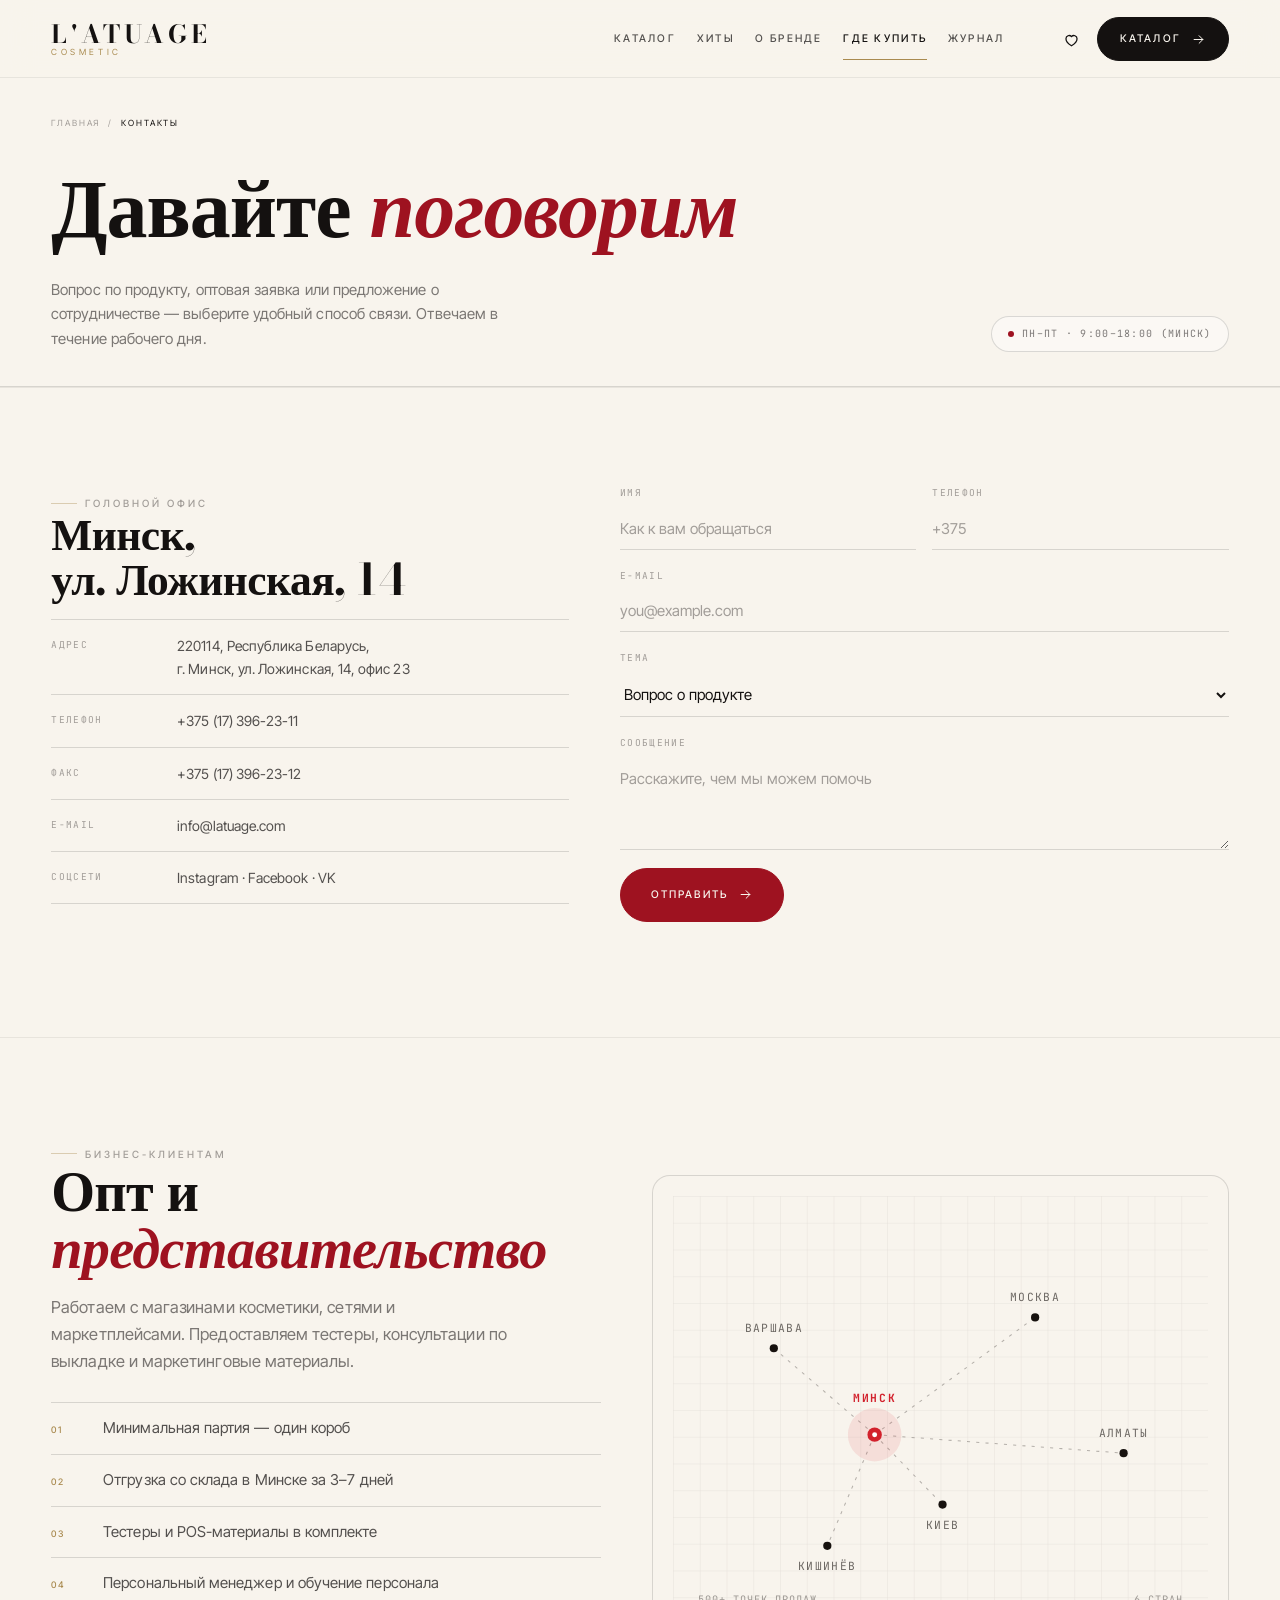
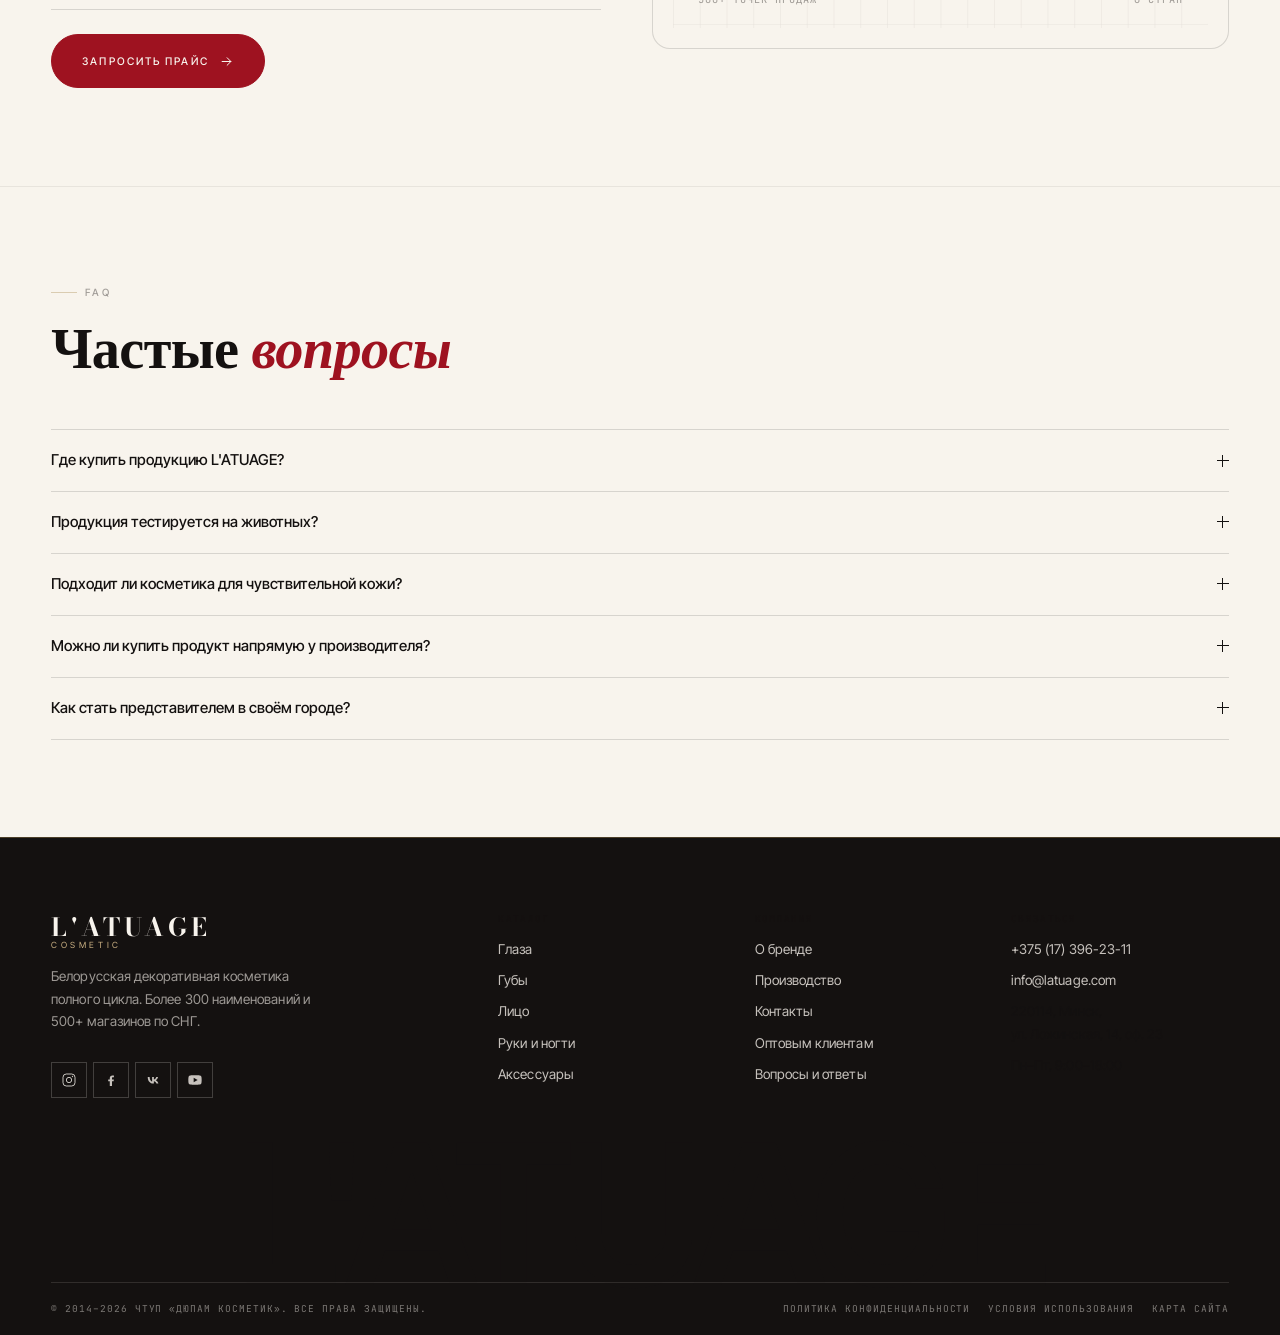
<file: contacts.html>
<!DOCTYPE html>
<html lang="ru">
<head>
<meta charset="utf-8">
<meta name="viewport" content="width=device-width, initial-scale=1">
<title>Контакты — L'ATUAGE COSMETIC</title>
<meta name="description" content="Контакты L'ATUAGE cosmetic: Минск, ул. Ложинская, 14. Телефон +375 (17) 396-23-11, e-mail info@latuage.com. Опт и представительство, вопросы и ответы.">
<meta name="theme-color" content="#ffffff">
<meta property="og:type" content="website">
<meta property="og:title" content="Контакты — L'ATUAGE COSMETIC">
<meta property="og:description" content="Контакты L'ATUAGE cosmetic: Минск, ул. Ложинская, 14. Телефон +375 (17) 396-23-11, e-mail info@latuage.com. Опт и представительство, вопросы и ответы.">
<meta property="og:image" content="assets/img/products/teni-smart-touch.webp">
<link rel="icon" href="data:image/svg+xml,%3Csvg xmlns='http://www.w3.org/2000/svg' viewBox='0 0 64 64'%3E%3Crect width='64' height='64' fill='%230b0b0c'/%3E%3Crect x='0' y='56' width='64' height='8' fill='%23e5112b'/%3E%3Ctext x='32' y='40' font-family='Helvetica,Arial' font-size='30' font-weight='600' fill='%23fff' text-anchor='middle'%3EL%3C/text%3E%3C/svg%3E">
<link rel="preconnect" href="https://fonts.googleapis.com">
<link rel="preconnect" href="https://fonts.gstatic.com" crossorigin>
<link href="https://fonts.googleapis.com/css2?family=Bodoni+Moda:ital,opsz,wght@0,6..96,400..900;1,6..96,400..900&family=Inter+Tight:wght@300;400;500;600;700&family=JetBrains+Mono:wght@400;500&display=swap" rel="stylesheet">
<link rel="stylesheet" href="assets/css/style.css?v=44">
</head>
<body>
<div class="loader" aria-hidden="true">
  <div class="loader__inner">
    <div class="loader__word"><span>L'ATUAGE</span></div>
    <div class="loader__bar"><i></i></div>
  </div>
</div>
<div class="progress"></div>

<header class="header">
  <div class="header__inner">
    <a class="logo" href="index.html" aria-label="L'ATUAGE cosmetic — на главную">
      <span class="logo__word">L'Atuage</span>
      <span class="logo__sub">Cosmetic</span>
    </a>
    <nav class="nav" aria-label="Основная навигация">
      <a href="catalog.html">Каталог</a>
      <a href="index.html#best">Хиты</a>
      <a href="about.html">О бренде</a>
      <a href="contacts.html" class="is-active">Где купить</a>
      <a href="journal.html">Журнал</a>
    </nav>
    <div class="header__actions">
      <a class="icon-btn" href="catalog.html" aria-label="Избранное" style="position:relative">
        <svg viewBox="0 0 24 24" fill="none" stroke="currentColor" stroke-width="1.6"><path d="M12 20s-7-4.35-7-9a4 4 0 0 1 7-2.65A4 4 0 0 1 19 11c0 4.65-7 9-7 9Z"/></svg>
        <span data-fav-count style="position:absolute;top:-4px;right:-4px;min-width:16px;height:16px;border-radius:9px;background:var(--red);color:#fff;font-size:9px;font-weight:700;display:none;place-items:center;line-height:1"></span>
      </a>
      <a class="btn" href="catalog.html"><span>Каталог</span><svg viewBox="0 0 24 24" fill="none" stroke="currentColor" stroke-width="1.6" stroke-linecap="round" stroke-linejoin="round"><path d="M5 12h14M13 6l6 6-6 6"/></svg></a>
      <button class="icon-btn burger" aria-label="Открыть меню" aria-expanded="false" aria-controls="menu"><svg viewBox="0 0 24 24" fill="none" stroke="currentColor" stroke-width="1.6"><path d="M4 7h16M4 12h16M4 17h10"/></svg></button>
    </div>
  </div>
</header>

<div class="menu" id="menu">
  <button class="icon-btn menu-close" aria-label="Закрыть меню"><svg viewBox="0 0 24 24" fill="none" stroke="currentColor" stroke-width="1.6"><path d="m6 6 12 12M18 6 6 18"/></svg></button>
  <nav class="menu__list" aria-label="Мобильное меню">
    <a href="catalog.html"><small>01</small>Каталог</a>
    <a href="index.html#best"><small>02</small>Хиты</a>
    <a href="about.html"><small>03</small>О бренде</a>
    <a href="contacts.html"><small>04</small>Где купить</a>
    <a href="journal.html"><small>05</small>Журнал</a>
  </nav>
  <div class="menu__foot">
    <a href="tel:+375173962311">+375 (17) 396-23-11</a>
    <a href="mailto:info@latuage.com">info@latuage.com</a>
    <span>Минск, ул. Ложинская, 14, оф. 23</span>
  </div>
</div>

<main>
<section class="phero">
  <div class="phero__bg"></div>
  <div class="container">
    <nav class="crumbs" aria-label="Хлебные крошки">
      <a href="index.html">Главная</a><span>/</span><span style="color:var(--ink)">Контакты</span>
    </nav>
    <h1>Давайте <em>поговорим</em></h1>
    <div class="phero__sub">
      <p>Вопрос по продукту, оптовая заявка или предложение о сотрудничестве —
      выберите удобный способ связи. Отвечаем в течение рабочего дня.</p>
      <span class="badge-round"><i></i>Пн–Пт · 9:00–18:00 (Минск)</span>
    </div>
  </div>
</section>

<section class="section section--tight" id="where">
  <div class="container">
    <div class="contact">
      <div>
        <span class="eyebrow label">Головной офис</span>
        <h2 style="font-size:clamp(28px,3.4vw,44px);margin-bottom:18px">Минск,<br>ул. Ложинская, 14</h2>
        <ul class="contact__list">
          <li><span class="k">Адрес</span><span class="v">220114, Республика Беларусь,<br>г. Минск, ул. Ложинская, 14, офис 23</span></li>
          <li><span class="k">Телефон</span><span class="v"><a href="tel:+375173962311">+375 (17) 396-23-11</a></span></li>
          <li><span class="k">Факс</span><span class="v">+375 (17) 396-23-12</span></li>
          <li><span class="k">E-mail</span><span class="v"><a href="mailto:info@latuage.com">info@latuage.com</a></span></li>
          <li><span class="k">Соцсети</span><span class="v"><a href="https://www.instagram.com/latuage_cosmetic/" target="_blank" rel="noopener">Instagram</a> · <a href="https://www.facebook.com/latuagecosmetic" target="_blank" rel="noopener">Facebook</a> · <a href="https://vk.com/latuage" target="_blank" rel="noopener">VK</a></span></li>
        </ul>
      </div>
      <form class="form" data-fake>
        <div>
          <label for="f-name">Имя</label>
          <input id="f-name" name="name" required placeholder="Как к вам обращаться">
        </div>
        <div>
          <label for="f-phone">Телефон</label>
          <input id="f-phone" name="phone" type="tel" placeholder="+375">
        </div>
        <div class="form__full">
          <label for="f-email">E-mail</label>
          <input id="f-email" name="email" type="email" required placeholder="you@example.com">
        </div>
        <div class="form__full">
          <label for="f-topic">Тема</label>
          <select id="f-topic" name="topic">
            <option>Вопрос о продукте</option>
            <option>Оптовая закупка</option>
            <option>Стать партнёром / представителем</option>
            <option>Сотрудничество с блогером</option>
            <option>Другое</option>
          </select>
        </div>
        <div class="form__full">
          <label for="f-msg">Сообщение</label>
          <textarea id="f-msg" name="message" placeholder="Расскажите, чем мы можем помочь"></textarea>
        </div>
        <button class="btn btn--red" type="submit"><span>Отправить</span><svg viewBox="0 0 24 24" fill="none" stroke="currentColor" stroke-width="1.6" stroke-linecap="round" stroke-linejoin="round"><path d="M5 12h14M13 6l6 6-6 6"/></svg></button>
        <span class="form__ok" data-ok></span>
      </form>
    </div>
  </div>
</section>

<section class="section stores" id="wholesale">
  <div class="container">
    <div class="stores__inner">
      <div>
        <span class="eyebrow label">Бизнес-клиентам</span>
        <h2>Опт и <em>представительство</em></h2>
        <p class="u-dim" style="max-width:46ch">Работаем с магазинами косметики, сетями и маркетплейсами.
        Предоставляем тестеры, консультации по выкладке и маркетинговые материалы.</p>
        <ul class="split__list">
          <li><b>01</b><span>Минимальная партия — один короб</span></li>
          <li><b>02</b><span>Отгрузка со склада в Минске за 3–7 дней</span></li>
          <li><b>03</b><span>Тестеры и POS-материалы в комплекте</span></li>
          <li><b>04</b><span>Персональный менеджер и обучение персонала</span></li>
        </ul>
        <a class="btn btn--red u-mt-24" href="mailto:info@latuage.com"><span>Запросить прайс</span><svg viewBox="0 0 24 24" fill="none" stroke="currentColor" stroke-width="1.6" stroke-linecap="round" stroke-linejoin="round"><path d="M5 12h14M13 6l6 6-6 6"/></svg></a>
      </div>
      <div class="stores__map">
        <svg viewBox="0 0 520 420" role="img" aria-label="География продаж L'ATUAGE">
  <defs>
    <pattern id="mapgrid" width="26" height="26" patternUnits="userSpaceOnUse">
      <path d="M26 0H0v26" fill="none" stroke="rgba(23,18,15,.08)" stroke-width="1"/>
    </pattern>
  </defs>
  <rect width="520" height="420" fill="url(#mapgrid)"/>
  <g stroke="rgba(23,18,15,.3)" stroke-width="1" stroke-dasharray="3 6" fill="none">
    <path d="M196 232 98 148"/><path d="M196 232 352 118"/><path d="M196 232 262 300"/>
    <path d="M196 232 150 340"/><path d="M196 232 438 250"/>
  </g>
  <g class="map-node" font-family="JetBrains Mono, monospace" font-size="11" letter-spacing=".12em" fill="rgba(23,18,15,.62)">
    <circle cx="98" cy="148" r="4" fill="#17120f"/><text x="98" y="132" text-anchor="middle">ВАРШАВА</text>
    <circle cx="352" cy="118" r="4" fill="#17120f"/><text x="352" y="102" text-anchor="middle">МОСКВА</text>
    <circle cx="262" cy="300" r="4" fill="#17120f"/><text x="262" y="324" text-anchor="middle">КИЕВ</text>
    <circle cx="150" cy="340" r="4" fill="#17120f"/><text x="150" y="364" text-anchor="middle">КИШИНЁВ</text>
    <circle cx="438" cy="250" r="4" fill="#17120f"/><text x="438" y="234" text-anchor="middle">АЛМАТЫ</text>
  </g>
  <g>
    <circle cx="196" cy="232" r="26" fill="rgba(210,33,44,.10)" class="map-ping"/>
    <circle cx="196" cy="232" r="7" fill="#d2212c"/>
    <circle cx="196" cy="232" r="2.4" fill="#fff"/>
    <text x="196" y="200" text-anchor="middle" font-family="JetBrains Mono, monospace" font-size="11"
          font-weight="700" letter-spacing=".14em" fill="#d2212c">МИНСК</text>
  </g>
  <g font-family="JetBrains Mono, monospace" font-size="10" letter-spacing=".1em" fill="rgba(23,18,15,.4)">
    <text x="24" y="396">500+ ТОЧЕК ПРОДАЖ</text>
    <text x="496" y="396" text-anchor="end">6 СТРАН</text>
  </g>
</svg>
      </div>
    </div>
  </div>
</section>

<section class="section" id="faq">
  <div class="container">
    <div class="section-head">
      <div>
        <span class="eyebrow label">FAQ</span>
        <h2>Частые <em>вопросы</em></h2>
      </div>
    </div>
    <div class="acc">
      <div class="acc__item">
        <button class="acc__btn">Где купить продукцию L'ATUAGE? <i></i></button>
        <div class="acc__panel"><div>Продукция представлена более чем в 500 магазинах Беларуси, России, Казахстана,
        Украины, Молдовы и Польши. Напишите нам — подскажем ближайшую точку в вашем городе.</div></div>
      </div>
      <div class="acc__item">
        <button class="acc__btn">Продукция тестируется на животных? <i></i></button>
        <div class="acc__panel"><div>Нет. Мы не тестируем готовую продукцию и компоненты на животных
        и выбираем поставщиков сырья с соответствующей политикой.</div></div>
      </div>
      <div class="acc__item">
        <button class="acc__btn">Подходит ли косметика для чувствительной кожи? <i></i></button>
        <div class="acc__panel"><div>Большинство формул не содержат спирта и прошли дерматологический контроль.
        Для склонной к реакциям кожи рекомендуем минеральную линейку и органические туши.</div></div>
      </div>
      <div class="acc__item">
        <button class="acc__btn">Можно ли купить продукт напрямую у производителя? <i></i></button>
        <div class="acc__panel"><div>Да, для оптовых заказов. Для розничной покупки удобнее обратиться
        к партнёрам бренда или на маркетплейсы, где представлен ассортимент.</div></div>
      </div>
      <div class="acc__item">
        <button class="acc__btn">Как стать представителем в своём городе? <i></i></button>
        <div class="acc__panel"><div>Заполните форму выше с темой «Стать партнёром» — менеджер свяжется с вами,
        расскажет об условиях и поможет с первой поставкой.</div></div>
      </div>
    </div>
  </div>
</section>
</main>

<footer class="footer">
  <div class="container">
    <div class="footer__top">
      <div class="footer__brand">
        <a class="logo" href="index.html">
          <span class="logo__word">L'Atuage</span>
          <span class="logo__sub">Cosmetic</span>
        </a>
        <p>Белорусская декоративная косметика полного цикла. Более 300 наименований и 500+ магазинов по СНГ.</p>
        <div class="footer__socials">
          <a href="https://www.instagram.com/latuage_cosmetic/" target="_blank" rel="noopener" aria-label="Instagram"><svg viewBox="0 0 24 24" fill="none" stroke="currentColor" stroke-width="1.5"><rect x="3" y="3" width="18" height="18" rx="5"/><circle cx="12" cy="12" r="4"/><circle cx="17.2" cy="6.8" r="1" fill="currentColor" stroke="none"/></svg></a>
          <a href="https://www.facebook.com/latuagecosmetic" target="_blank" rel="noopener" aria-label="Facebook"><svg viewBox="0 0 24 24" fill="currentColor"><path d="M13.5 21v-7h2.4l.4-2.9h-2.8V9.2c0-.8.2-1.4 1.4-1.4h1.5V5.2c-.3 0-1.2-.1-2.3-.1-2.3 0-3.9 1.4-3.9 4v2h-2.4V14h2.4v7h3.3Z"/></svg></a>
          <a href="https://vk.com/latuage" target="_blank" rel="noopener" aria-label="ВКонтакте"><svg viewBox="0 0 24 24" fill="currentColor"><path d="M12.8 17.3c-5.4 0-8.6-3.7-8.7-9.9h2.8c.1 4.6 2.2 6.5 3.8 6.9V7.4h2.6v3.9c1.5-.2 3.1-1.9 3.6-3.9h2.6c-.4 2.5-2.1 4.2-3.3 4.9 1.2.6 3.1 2 3.9 4.9h-2.9c-.6-1.9-2-3.3-3.9-3.5v3.6h-.5Z"/></svg></a>
          <a href="https://www.youtube.com/channel/UCGLxuns5dPyCUeEu_8ONjWw" target="_blank" rel="noopener" aria-label="YouTube"><svg viewBox="0 0 24 24" fill="currentColor"><path d="M21.6 7.2c-.2-1-1-1.7-2-1.9C17.8 5 12 5 12 5s-5.8 0-7.6.3c-1 .2-1.8.9-2 1.9C2 9 2 12 2 12s0 3 .4 4.8c.2 1 1 1.7 2 1.9C6.2 19 12 19 12 19s5.8 0 7.6-.3c1-.2 1.8-.9 2-1.9.4-1.8.4-4.8.4-4.8s0-3-.4-4.8ZM10 15.5v-7l6 3.5-6 3.5Z"/></svg></a>
        </div>
      </div>
      <div>
        <h4>Каталог</h4>
        <ul>
          <li><a href="catalog.html?cat=eyes">Глаза</a></li>
          <li><a href="catalog.html?cat=lips">Губы</a></li>
          <li><a href="catalog.html?cat=face">Лицо</a></li>
          <li><a href="catalog.html?cat=hands">Руки и ногти</a></li>
          <li><a href="catalog.html?cat=accessories">Аксессуары</a></li>
        </ul>
      </div>
      <div>
        <h4>Компания</h4>
        <ul>
          <li><a href="about.html">О бренде</a></li>
          <li><a href="about.html#production">Производство</a></li>
          <li><a href="contacts.html">Контакты</a></li>
          <li><a href="contacts.html#wholesale">Оптовым клиентам</a></li>
          <li><a href="contacts.html#faq">Вопросы и ответы</a></li>
        </ul>
      </div>
      <div>
        <h4>Связаться</h4>
        <ul>
          <li><a href="tel:+375173962311">+375 (17) 396-23-11</a></li>
          <li><a href="mailto:info@latuage.com">info@latuage.com</a></li>
          <li>220114, Минск,<br>ул. Ложинская, 14, оф. 23</li>
          <li>Пн–Пт, 9:00–18:00</li>
        </ul>
      </div>
    </div>
  </div>
  <div class="footer__giant" aria-hidden="true">L'ATUAGE</div>
  <div class="container">
    <div class="footer__bottom">
      <span>© 2014–2026 ЧТУП «ДЮПАМ КОСМЕТИК». Все права защищены.</span>
      <span style="display:flex;gap:18px;flex-wrap:wrap">
        <a href="#">Политика конфиденциальности</a>
        <a href="#">Условия использования</a>
        <a href="#">Карта сайта</a>
      </span>
    </div>
  </div>
</footer>
<button class="to-top" aria-label="Наверх"><svg viewBox="0 0 24 24" fill="none" stroke="currentColor" stroke-width="1.6"><path d="M12 19V5M6 11l6-6 6 6"/></svg></button>
<script src="assets/js/data.js?v=8"></script>
<script src="assets/js/app.js?v=8"></script>
</body>
</html>
</file>
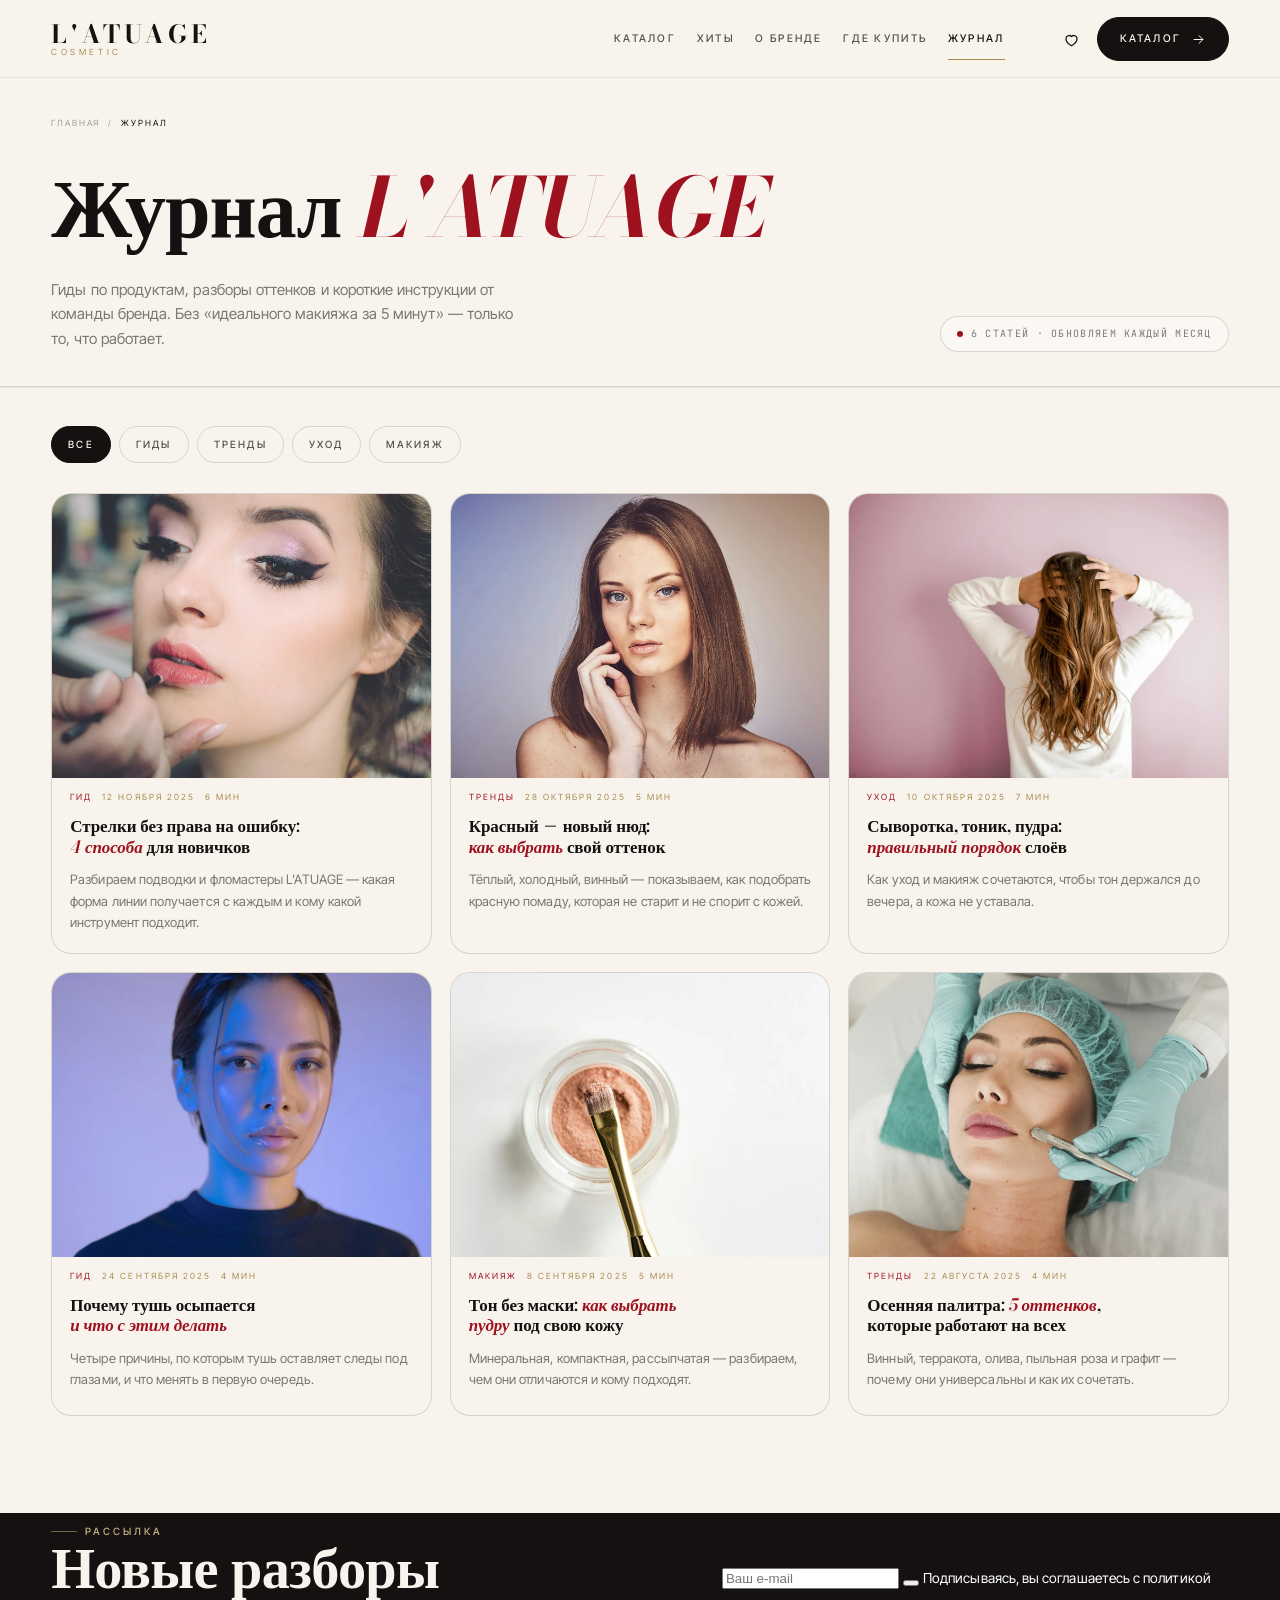
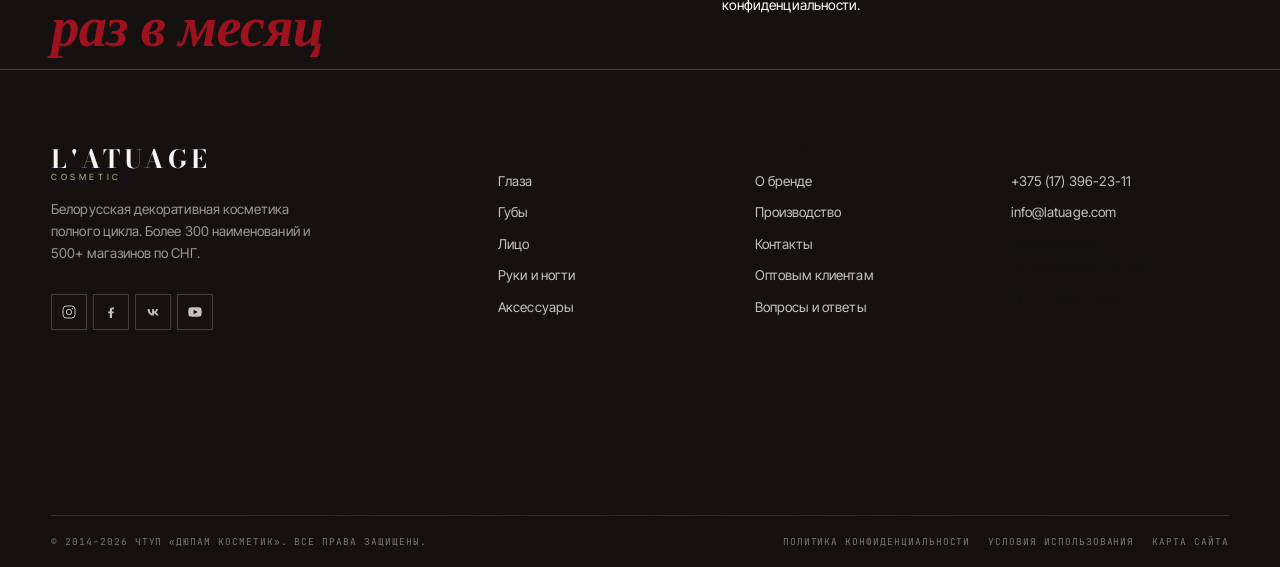
<file: journal.html>
<!DOCTYPE html>
<html lang="ru">
<head>
<meta charset="utf-8">
<meta name="viewport" content="width=device-width, initial-scale=1">
<title>Журнал — L'ATUAGE COSMETIC</title>
<meta name="description" content="Журнал L'ATUAGE cosmetic: гиды по продуктам, разборы оттенков и инструкции по макияжу от команды бренда.">
<meta name="theme-color" content="#ffffff">
<meta property="og:type" content="website">
<meta property="og:title" content="Журнал — L'ATUAGE COSMETIC">
<meta property="og:description" content="Журнал L'ATUAGE cosmetic: гиды по продуктам, разборы оттенков и инструкции по макияжу от команды бренда.">
<meta property="og:image" content="assets/img/products/teni-smart-touch.webp">
<link rel="icon" href="data:image/svg+xml,%3Csvg xmlns='http://www.w3.org/2000/svg' viewBox='0 0 64 64'%3E%3Crect width='64' height='64' fill='%230b0b0c'/%3E%3Crect x='0' y='56' width='64' height='8' fill='%23e5112b'/%3E%3Ctext x='32' y='40' font-family='Helvetica,Arial' font-size='30' font-weight='600' fill='%23fff' text-anchor='middle'%3EL%3C/text%3E%3C/svg%3E">
<link rel="preconnect" href="https://fonts.googleapis.com">
<link rel="preconnect" href="https://fonts.gstatic.com" crossorigin>
<link href="https://fonts.googleapis.com/css2?family=Bodoni+Moda:ital,opsz,wght@0,6..96,400..900;1,6..96,400..900&family=Inter+Tight:wght@300;400;500;600;700&family=JetBrains+Mono:wght@400;500&display=swap" rel="stylesheet">
<link rel="stylesheet" href="assets/css/style.css?v=44">
</head>
<body>
<div class="loader" aria-hidden="true">
  <div class="loader__inner">
    <div class="loader__word"><span>L'ATUAGE</span></div>
    <div class="loader__bar"><i></i></div>
  </div>
</div>
<div class="progress"></div>

<header class="header">
  <div class="header__inner">
    <a class="logo" href="index.html" aria-label="L'ATUAGE cosmetic — на главную">
      <span class="logo__word">L'Atuage</span>
      <span class="logo__sub">Cosmetic</span>
    </a>
    <nav class="nav" aria-label="Основная навигация">
      <a href="catalog.html">Каталог</a>
      <a href="index.html#best">Хиты</a>
      <a href="about.html">О бренде</a>
      <a href="contacts.html">Где купить</a>
      <a href="journal.html" class="is-active">Журнал</a>
    </nav>
    <div class="header__actions">
      <a class="icon-btn" href="catalog.html" aria-label="Избранное" style="position:relative">
        <svg viewBox="0 0 24 24" fill="none" stroke="currentColor" stroke-width="1.6"><path d="M12 20s-7-4.35-7-9a4 4 0 0 1 7-2.65A4 4 0 0 1 19 11c0 4.65-7 9-7 9Z"/></svg>
        <span data-fav-count style="position:absolute;top:-4px;right:-4px;min-width:16px;height:16px;border-radius:9px;background:var(--red);color:#fff;font-size:9px;font-weight:700;display:none;place-items:center;line-height:1"></span>
      </a>
      <a class="btn" href="catalog.html"><span>Каталог</span><svg viewBox="0 0 24 24" fill="none" stroke="currentColor" stroke-width="1.6" stroke-linecap="round" stroke-linejoin="round"><path d="M5 12h14M13 6l6 6-6 6"/></svg></a>
      <button class="icon-btn burger" aria-label="Открыть меню" aria-expanded="false" aria-controls="menu"><svg viewBox="0 0 24 24" fill="none" stroke="currentColor" stroke-width="1.6"><path d="M4 7h16M4 12h16M4 17h10"/></svg></button>
    </div>
  </div>
</header>

<div class="menu" id="menu">
  <button class="icon-btn menu-close" aria-label="Закрыть меню"><svg viewBox="0 0 24 24" fill="none" stroke="currentColor" stroke-width="1.6"><path d="m6 6 12 12M18 6 6 18"/></svg></button>
  <nav class="menu__list" aria-label="Мобильное меню">
    <a href="catalog.html"><small>01</small>Каталог</a>
    <a href="index.html#best"><small>02</small>Хиты</a>
    <a href="about.html"><small>03</small>О бренде</a>
    <a href="contacts.html"><small>04</small>Где купить</a>
    <a href="journal.html"><small>05</small>Журнал</a>
  </nav>
  <div class="menu__foot">
    <a href="tel:+375173962311">+375 (17) 396-23-11</a>
    <a href="mailto:info@latuage.com">info@latuage.com</a>
    <span>Минск, ул. Ложинская, 14, оф. 23</span>
  </div>
</div>

<main>
<section class="phero">
  <div class="phero__bg"></div>
  <div class="container">
    <nav class="crumbs" aria-label="Хлебные крошки">
      <a href="index.html">Главная</a><span>/</span><span style="color:var(--ink)">Журнал</span>
    </nav>
    <h1>Журнал <em>L'ATUAGE</em></h1>
    <div class="phero__sub">
      <p>Гиды по продуктам, разборы оттенков и короткие инструкции от команды бренда.
      Без «идеального макияжа за 5 минут» — только то, что работает.</p>
      <span class="badge-round"><i></i>6 статей · обновляем каждый месяц</span>
    </div>
  </div>
</section>

<section class="section" style="padding-top:clamp(24px,3vw,40px)">
  <div class="container">
    <div class="jchips">
      <button class="is-active" data-jcat="all">Все</button>
      <button data-jcat="Гид">Гиды</button>
      <button data-jcat="Тренды">Тренды</button>
      <button data-jcat="Уход">Уход</button>
      <button data-jcat="Макияж">Макияж</button>
    </div>
    <div class="journal__grid journal__grid--wide" id="journal-list"></div>
  </div>
</section>

<section class="cta">
  <div class="container cta__inner">
    <div>
      <span class="label">Рассылка</span>
      <h2 class="cta__title">Новые разборы <em>раз в месяц</em></h2>
    </div>
    <form class="sub-form" data-form>
      <input type="email" placeholder="Ваш e-mail" required aria-label="Ваш e-mail">
      <button type="submit" aria-label="Подписаться"><svg viewBox="0 0 24 24" fill="none" stroke="currentColor" stroke-width="1.6" stroke-linecap="round" stroke-linejoin="round"><path d="M5 12h14M13 6l6 6-6 6"/></svg></button>
      <small>Подписываясь, вы соглашаетесь с политикой конфиденциальности.</small>
    </form>
  </div>
</section>
</main>

<footer class="footer">
  <div class="container">
    <div class="footer__top">
      <div class="footer__brand">
        <a class="logo" href="index.html">
          <span class="logo__word">L'Atuage</span>
          <span class="logo__sub">Cosmetic</span>
        </a>
        <p>Белорусская декоративная косметика полного цикла. Более 300 наименований и 500+ магазинов по СНГ.</p>
        <div class="footer__socials">
          <a href="https://www.instagram.com/latuage_cosmetic/" target="_blank" rel="noopener" aria-label="Instagram"><svg viewBox="0 0 24 24" fill="none" stroke="currentColor" stroke-width="1.5"><rect x="3" y="3" width="18" height="18" rx="5"/><circle cx="12" cy="12" r="4"/><circle cx="17.2" cy="6.8" r="1" fill="currentColor" stroke="none"/></svg></a>
          <a href="https://www.facebook.com/latuagecosmetic" target="_blank" rel="noopener" aria-label="Facebook"><svg viewBox="0 0 24 24" fill="currentColor"><path d="M13.5 21v-7h2.4l.4-2.9h-2.8V9.2c0-.8.2-1.4 1.4-1.4h1.5V5.2c-.3 0-1.2-.1-2.3-.1-2.3 0-3.9 1.4-3.9 4v2h-2.4V14h2.4v7h3.3Z"/></svg></a>
          <a href="https://vk.com/latuage" target="_blank" rel="noopener" aria-label="ВКонтакте"><svg viewBox="0 0 24 24" fill="currentColor"><path d="M12.8 17.3c-5.4 0-8.6-3.7-8.7-9.9h2.8c.1 4.6 2.2 6.5 3.8 6.9V7.4h2.6v3.9c1.5-.2 3.1-1.9 3.6-3.9h2.6c-.4 2.5-2.1 4.2-3.3 4.9 1.2.6 3.1 2 3.9 4.9h-2.9c-.6-1.9-2-3.3-3.9-3.5v3.6h-.5Z"/></svg></a>
          <a href="https://www.youtube.com/channel/UCGLxuns5dPyCUeEu_8ONjWw" target="_blank" rel="noopener" aria-label="YouTube"><svg viewBox="0 0 24 24" fill="currentColor"><path d="M21.6 7.2c-.2-1-1-1.7-2-1.9C17.8 5 12 5 12 5s-5.8 0-7.6.3c-1 .2-1.8.9-2 1.9C2 9 2 12 2 12s0 3 .4 4.8c.2 1 1 1.7 2 1.9C6.2 19 12 19 12 19s5.8 0 7.6-.3c1-.2 1.8-.9 2-1.9.4-1.8.4-4.8.4-4.8s0-3-.4-4.8ZM10 15.5v-7l6 3.5-6 3.5Z"/></svg></a>
        </div>
      </div>
      <div>
        <h4>Каталог</h4>
        <ul>
          <li><a href="catalog.html?cat=eyes">Глаза</a></li>
          <li><a href="catalog.html?cat=lips">Губы</a></li>
          <li><a href="catalog.html?cat=face">Лицо</a></li>
          <li><a href="catalog.html?cat=hands">Руки и ногти</a></li>
          <li><a href="catalog.html?cat=accessories">Аксессуары</a></li>
        </ul>
      </div>
      <div>
        <h4>Компания</h4>
        <ul>
          <li><a href="about.html">О бренде</a></li>
          <li><a href="about.html#production">Производство</a></li>
          <li><a href="contacts.html">Контакты</a></li>
          <li><a href="contacts.html#wholesale">Оптовым клиентам</a></li>
          <li><a href="contacts.html#faq">Вопросы и ответы</a></li>
        </ul>
      </div>
      <div>
        <h4>Связаться</h4>
        <ul>
          <li><a href="tel:+375173962311">+375 (17) 396-23-11</a></li>
          <li><a href="mailto:info@latuage.com">info@latuage.com</a></li>
          <li>220114, Минск,<br>ул. Ложинская, 14, оф. 23</li>
          <li>Пн–Пт, 9:00–18:00</li>
        </ul>
      </div>
    </div>
  </div>
  <div class="footer__giant" aria-hidden="true">L'ATUAGE</div>
  <div class="container">
    <div class="footer__bottom">
      <span>© 2014–2026 ЧТУП «ДЮПАМ КОСМЕТИК». Все права защищены.</span>
      <span style="display:flex;gap:18px;flex-wrap:wrap">
        <a href="#">Политика конфиденциальности</a>
        <a href="#">Условия использования</a>
        <a href="#">Карта сайта</a>
      </span>
    </div>
  </div>
</footer>
<button class="to-top" aria-label="Наверх"><svg viewBox="0 0 24 24" fill="none" stroke="currentColor" stroke-width="1.6"><path d="M12 19V5M6 11l6-6 6 6"/></svg></button>
<script src="assets/js/data.js?v=8"></script>
<script src="assets/js/app.js?v=8"></script>
</body>
</html>
</file>
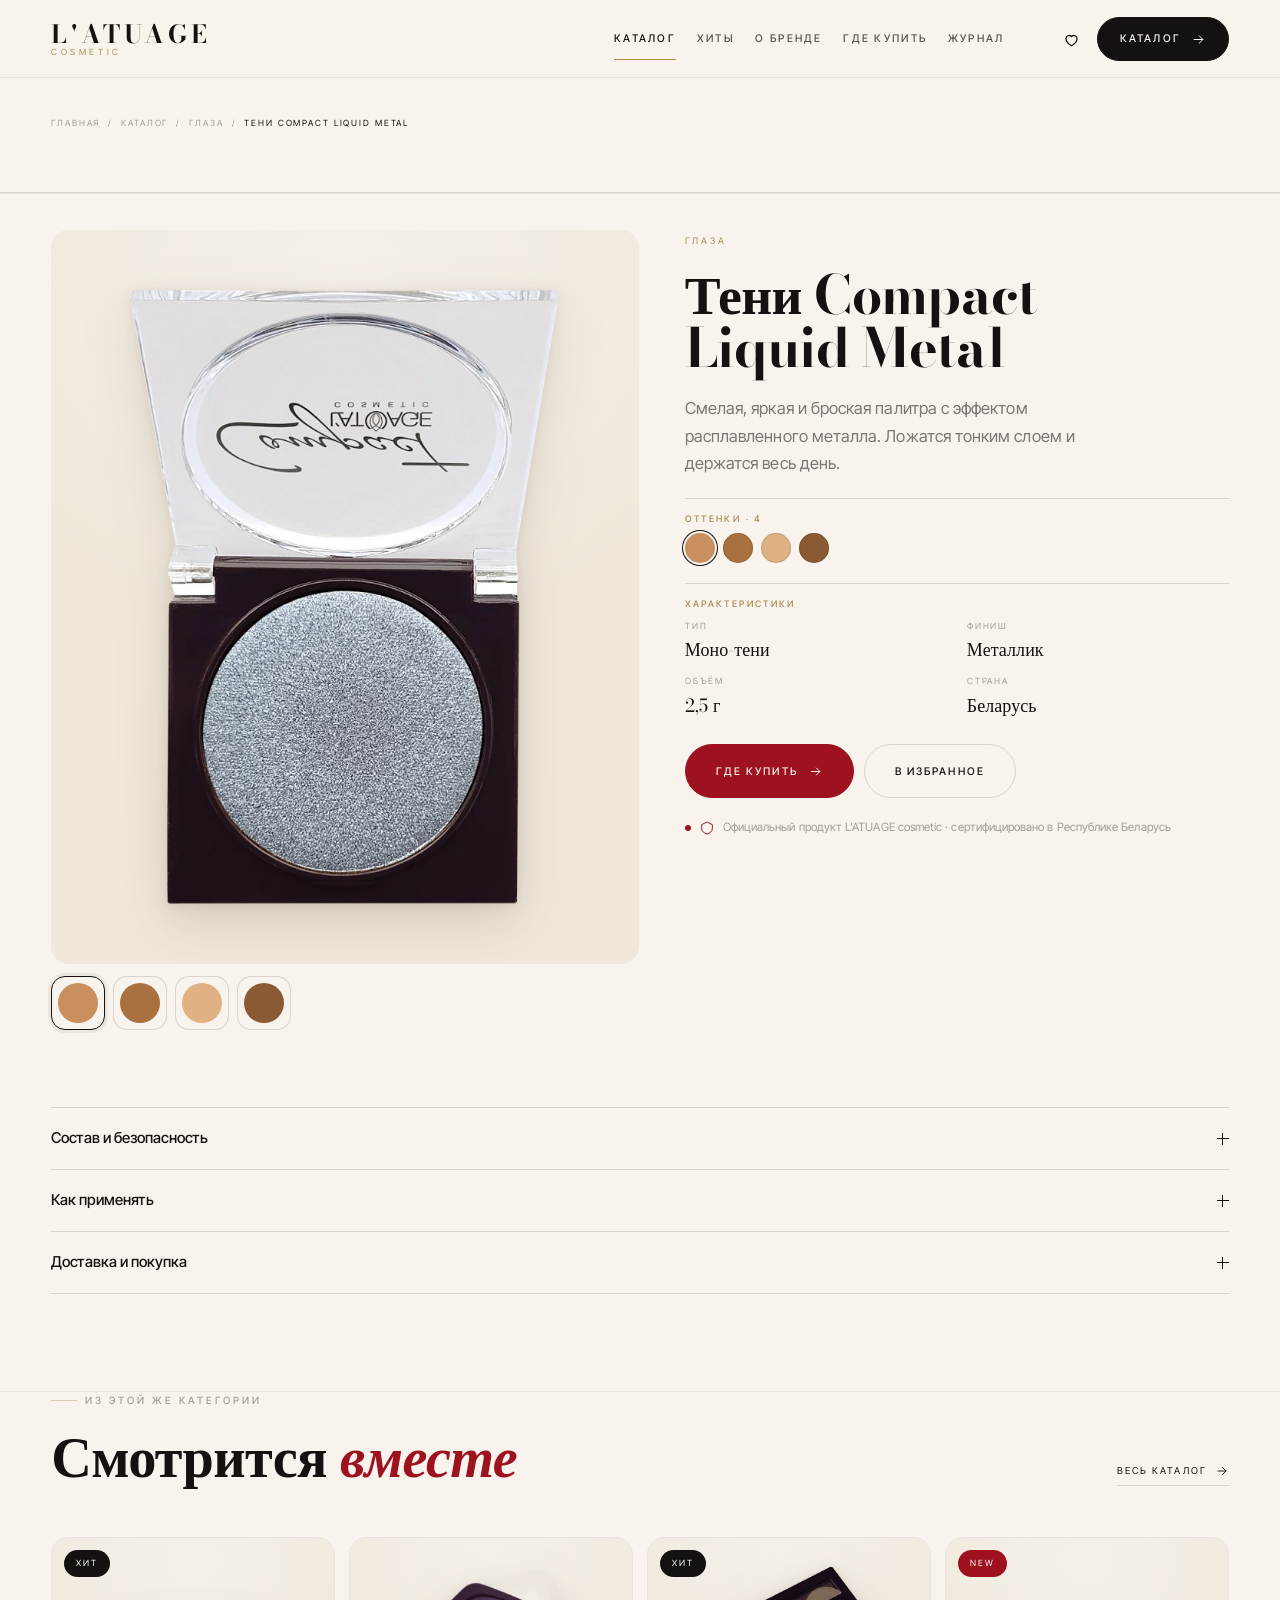
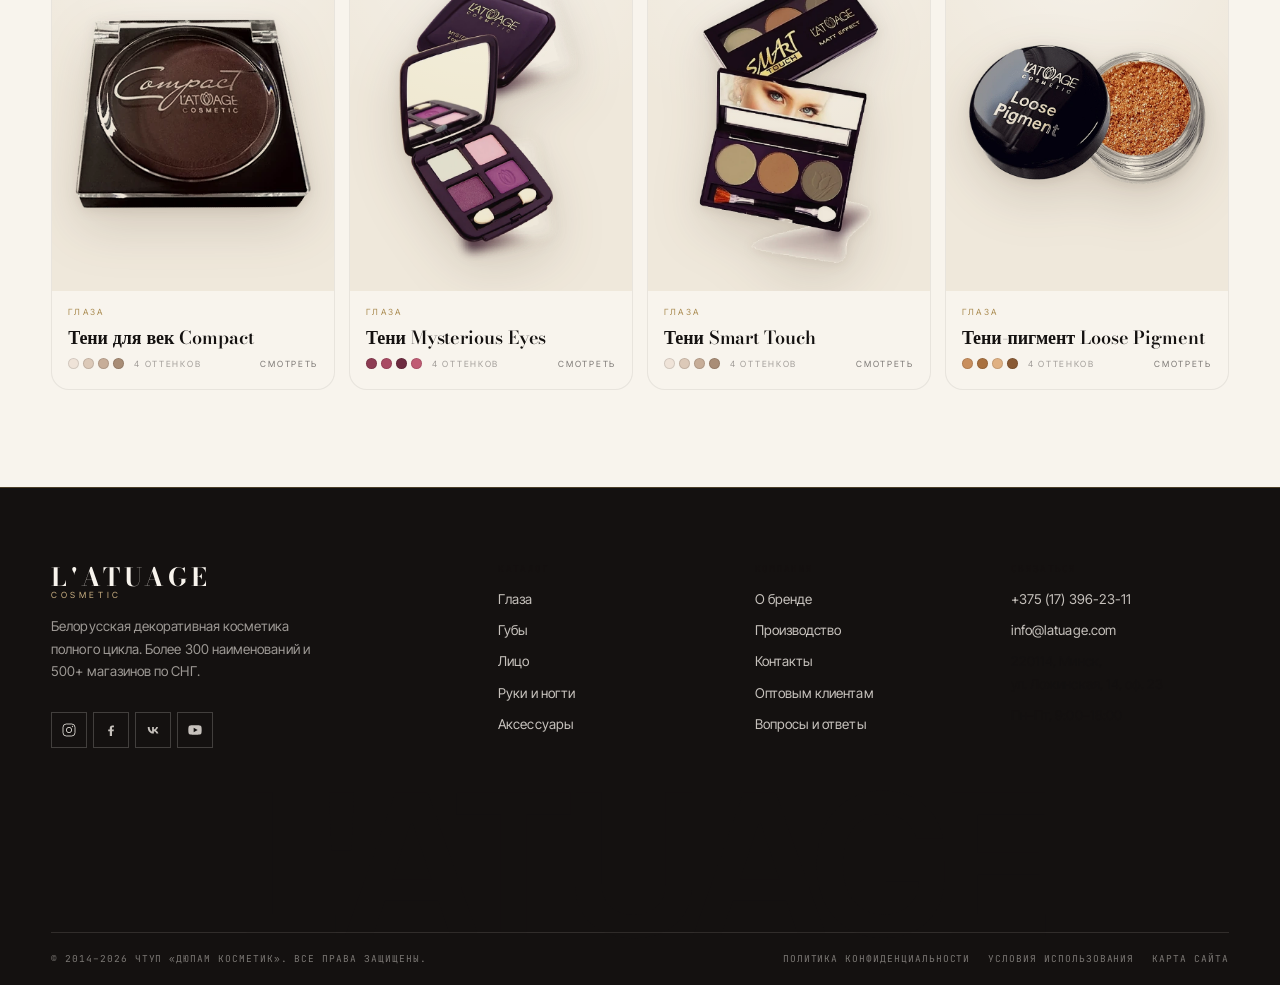
<file: product.html>
<!DOCTYPE html>
<html lang="ru">
<head>
<meta charset="utf-8">
<meta name="viewport" content="width=device-width, initial-scale=1">
<title>Продукт — L'ATUAGE COSMETIC</title>
<meta name="description" content="Подробная карточка продукта L'ATUAGE cosmetic: описание, оттенки и характеристики.">
<meta name="theme-color" content="#ffffff">
<meta property="og:type" content="website">
<meta property="og:title" content="Продукт — L'ATUAGE COSMETIC">
<meta property="og:description" content="Подробная карточка продукта L'ATUAGE cosmetic: описание, оттенки и характеристики.">
<meta property="og:image" content="assets/img/products/teni-smart-touch.webp">
<link rel="icon" href="data:image/svg+xml,%3Csvg xmlns='http://www.w3.org/2000/svg' viewBox='0 0 64 64'%3E%3Crect width='64' height='64' fill='%230b0b0c'/%3E%3Crect x='0' y='56' width='64' height='8' fill='%23e5112b'/%3E%3Ctext x='32' y='40' font-family='Helvetica,Arial' font-size='30' font-weight='600' fill='%23fff' text-anchor='middle'%3EL%3C/text%3E%3C/svg%3E">
<link rel="preconnect" href="https://fonts.googleapis.com">
<link rel="preconnect" href="https://fonts.gstatic.com" crossorigin>
<link href="https://fonts.googleapis.com/css2?family=Bodoni+Moda:ital,opsz,wght@0,6..96,400..900;1,6..96,400..900&family=Inter+Tight:wght@300;400;500;600;700&family=JetBrains+Mono:wght@400;500&display=swap" rel="stylesheet">
<link rel="stylesheet" href="assets/css/style.css?v=44">
</head>
<body>
<div class="loader" aria-hidden="true">
  <div class="loader__inner">
    <div class="loader__word"><span>L'ATUAGE</span></div>
    <div class="loader__bar"><i></i></div>
  </div>
</div>
<div class="progress"></div>

<header class="header">
  <div class="header__inner">
    <a class="logo" href="index.html" aria-label="L'ATUAGE cosmetic — на главную">
      <span class="logo__word">L'Atuage</span>
      <span class="logo__sub">Cosmetic</span>
    </a>
    <nav class="nav" aria-label="Основная навигация">
      <a href="catalog.html" class="is-active">Каталог</a>
      <a href="index.html#best">Хиты</a>
      <a href="about.html">О бренде</a>
      <a href="contacts.html">Где купить</a>
      <a href="journal.html">Журнал</a>
    </nav>
    <div class="header__actions">
      <a class="icon-btn" href="catalog.html" aria-label="Избранное" style="position:relative">
        <svg viewBox="0 0 24 24" fill="none" stroke="currentColor" stroke-width="1.6"><path d="M12 20s-7-4.35-7-9a4 4 0 0 1 7-2.65A4 4 0 0 1 19 11c0 4.65-7 9-7 9Z"/></svg>
        <span data-fav-count style="position:absolute;top:-4px;right:-4px;min-width:16px;height:16px;border-radius:9px;background:var(--red);color:#fff;font-size:9px;font-weight:700;display:none;place-items:center;line-height:1"></span>
      </a>
      <a class="btn" href="catalog.html"><span>Каталог</span><svg viewBox="0 0 24 24" fill="none" stroke="currentColor" stroke-width="1.6" stroke-linecap="round" stroke-linejoin="round"><path d="M5 12h14M13 6l6 6-6 6"/></svg></a>
      <button class="icon-btn burger" aria-label="Открыть меню" aria-expanded="false" aria-controls="menu"><svg viewBox="0 0 24 24" fill="none" stroke="currentColor" stroke-width="1.6"><path d="M4 7h16M4 12h16M4 17h10"/></svg></button>
    </div>
  </div>
</header>

<div class="menu" id="menu">
  <button class="icon-btn menu-close" aria-label="Закрыть меню"><svg viewBox="0 0 24 24" fill="none" stroke="currentColor" stroke-width="1.6"><path d="m6 6 12 12M18 6 6 18"/></svg></button>
  <nav class="menu__list" aria-label="Мобильное меню">
    <a href="catalog.html"><small>01</small>Каталог</a>
    <a href="index.html#best"><small>02</small>Хиты</a>
    <a href="about.html"><small>03</small>О бренде</a>
    <a href="contacts.html"><small>04</small>Где купить</a>
    <a href="journal.html"><small>05</small>Журнал</a>
  </nav>
  <div class="menu__foot">
    <a href="tel:+375173962311">+375 (17) 396-23-11</a>
    <a href="mailto:info@latuage.com">info@latuage.com</a>
    <span>Минск, ул. Ложинская, 14, оф. 23</span>
  </div>
</div>

<main>
<section class="phero" style="padding-bottom:clamp(18px,2vw,28px)">
  <div class="phero__bg"></div>
  <div class="container">
    <nav class="crumbs" aria-label="Хлебные крошки">
      <a href="index.html">Главная</a><span>/</span>
      <a href="catalog.html">Каталог</a><span>/</span>
      <a id="crumb-cat" href="catalog.html">Категория</a><span>/</span>
      <span style="color:var(--ink)" id="crumb-name">Продукт</span>
    </nav>
  </div>
</section>

<section class="section" style="padding-top:clamp(20px,3vw,36px)">
  <div class="container">
    <div class="pdp" id="pdp"></div>

    <div class="acc u-mt-40" style="margin-top:clamp(40px,6vw,80px)">
      <div class="acc__item">
        <button class="acc__btn">Состав и безопасность <i></i></button>
        <div class="acc__panel"><div>Продукт разработан и произведён в Республике Беларусь. Формула без спирта,
        прошла дерматологический контроль. Полный состав указан на упаковке и в сертификате соответствия.</div></div>
      </div>
      <div class="acc__item">
        <button class="acc__btn">Как применять <i></i></button>
        <div class="acc__panel"><div>Наносите на подготовленную кожу. Для стойкого результата используйте базу
        и закрепите финишной пудрой. Смывается обычным средством для снятия макияжа.</div></div>
      </div>
      <div class="acc__item">
        <button class="acc__btn">Доставка и покупка <i></i></button>
        <div class="acc__panel"><div>Продукт представлен в 500+ магазинах-партнёрах СНГ. Оптовые поставки —
        от одного короба, срок отгрузки 3–7 рабочих дней. Контакты отдела продаж — на странице «Контакты».</div></div>
      </div>
    </div>
  </div>
</section>

<section class="section section--tight" style="padding-top:0">
  <div class="container">
    <div class="section-head">
      <div>
        <span class="eyebrow label">Из этой же категории</span>
        <h2>Смотрится <em>вместе</em></h2>
      </div>
      <a class="link-arrow" href="catalog.html">Весь каталог <svg viewBox="0 0 24 24" fill="none" stroke="currentColor" stroke-width="1.6" stroke-linecap="round" stroke-linejoin="round"><path d="M5 12h14M13 6l6 6-6 6"/></svg></a>
    </div>
    <div class="cgrid" id="related-grid"></div>
  </div>
</section>
</main>

<div class="modal" id="quick" role="dialog" aria-modal="true" aria-label="Быстрый просмотр">
  <div class="modal__backdrop"></div>
  <div class="modal__box"></div>
</div>

<footer class="footer">
  <div class="container">
    <div class="footer__top">
      <div class="footer__brand">
        <a class="logo" href="index.html">
          <span class="logo__word">L'Atuage</span>
          <span class="logo__sub">Cosmetic</span>
        </a>
        <p>Белорусская декоративная косметика полного цикла. Более 300 наименований и 500+ магазинов по СНГ.</p>
        <div class="footer__socials">
          <a href="https://www.instagram.com/latuage_cosmetic/" target="_blank" rel="noopener" aria-label="Instagram"><svg viewBox="0 0 24 24" fill="none" stroke="currentColor" stroke-width="1.5"><rect x="3" y="3" width="18" height="18" rx="5"/><circle cx="12" cy="12" r="4"/><circle cx="17.2" cy="6.8" r="1" fill="currentColor" stroke="none"/></svg></a>
          <a href="https://www.facebook.com/latuagecosmetic" target="_blank" rel="noopener" aria-label="Facebook"><svg viewBox="0 0 24 24" fill="currentColor"><path d="M13.5 21v-7h2.4l.4-2.9h-2.8V9.2c0-.8.2-1.4 1.4-1.4h1.5V5.2c-.3 0-1.2-.1-2.3-.1-2.3 0-3.9 1.4-3.9 4v2h-2.4V14h2.4v7h3.3Z"/></svg></a>
          <a href="https://vk.com/latuage" target="_blank" rel="noopener" aria-label="ВКонтакте"><svg viewBox="0 0 24 24" fill="currentColor"><path d="M12.8 17.3c-5.4 0-8.6-3.7-8.7-9.9h2.8c.1 4.6 2.2 6.5 3.8 6.9V7.4h2.6v3.9c1.5-.2 3.1-1.9 3.6-3.9h2.6c-.4 2.5-2.1 4.2-3.3 4.9 1.2.6 3.1 2 3.9 4.9h-2.9c-.6-1.9-2-3.3-3.9-3.5v3.6h-.5Z"/></svg></a>
          <a href="https://www.youtube.com/channel/UCGLxuns5dPyCUeEu_8ONjWw" target="_blank" rel="noopener" aria-label="YouTube"><svg viewBox="0 0 24 24" fill="currentColor"><path d="M21.6 7.2c-.2-1-1-1.7-2-1.9C17.8 5 12 5 12 5s-5.8 0-7.6.3c-1 .2-1.8.9-2 1.9C2 9 2 12 2 12s0 3 .4 4.8c.2 1 1 1.7 2 1.9C6.2 19 12 19 12 19s5.8 0 7.6-.3c1-.2 1.8-.9 2-1.9.4-1.8.4-4.8.4-4.8s0-3-.4-4.8ZM10 15.5v-7l6 3.5-6 3.5Z"/></svg></a>
        </div>
      </div>
      <div>
        <h4>Каталог</h4>
        <ul>
          <li><a href="catalog.html?cat=eyes">Глаза</a></li>
          <li><a href="catalog.html?cat=lips">Губы</a></li>
          <li><a href="catalog.html?cat=face">Лицо</a></li>
          <li><a href="catalog.html?cat=hands">Руки и ногти</a></li>
          <li><a href="catalog.html?cat=accessories">Аксессуары</a></li>
        </ul>
      </div>
      <div>
        <h4>Компания</h4>
        <ul>
          <li><a href="about.html">О бренде</a></li>
          <li><a href="about.html#production">Производство</a></li>
          <li><a href="contacts.html">Контакты</a></li>
          <li><a href="contacts.html#wholesale">Оптовым клиентам</a></li>
          <li><a href="contacts.html#faq">Вопросы и ответы</a></li>
        </ul>
      </div>
      <div>
        <h4>Связаться</h4>
        <ul>
          <li><a href="tel:+375173962311">+375 (17) 396-23-11</a></li>
          <li><a href="mailto:info@latuage.com">info@latuage.com</a></li>
          <li>220114, Минск,<br>ул. Ложинская, 14, оф. 23</li>
          <li>Пн–Пт, 9:00–18:00</li>
        </ul>
      </div>
    </div>
  </div>
  <div class="footer__giant" aria-hidden="true">L'ATUAGE</div>
  <div class="container">
    <div class="footer__bottom">
      <span>© 2014–2026 ЧТУП «ДЮПАМ КОСМЕТИК». Все права защищены.</span>
      <span style="display:flex;gap:18px;flex-wrap:wrap">
        <a href="#">Политика конфиденциальности</a>
        <a href="#">Условия использования</a>
        <a href="#">Карта сайта</a>
      </span>
    </div>
  </div>
</footer>
<button class="to-top" aria-label="Наверх"><svg viewBox="0 0 24 24" fill="none" stroke="currentColor" stroke-width="1.6"><path d="M12 19V5M6 11l6-6 6 6"/></svg></button>
<script src="assets/js/data.js?v=8"></script>
<script src="assets/js/app.js?v=8"></script>
</body>
</html>
</file>
<file: assets/css/style.css>
/* =========================================================
   L'ATUAGE — дизайн-система 2.0
   Плотный гротеск, волосяные линии, продуктовые блоки
   ========================================================= */

:root {
  --ink: #0b0b0c;
  --ink-70: rgba(11, 11, 12, .7);
  --ink-55: rgba(11, 11, 12, .55);
  --ink-40: rgba(11, 11, 12, .4);
  --line: rgba(11, 11, 12, .14);
  --line-soft: rgba(11, 11, 12, .08);
  --paper: #fff;
  --bone: #f2efe9;
  --sand: #e9e3d8;
  --red: #e5112b;
  --red-soft: #f7d7d4;
  --butter: #f1e4c3;
  --sage: #dee3d4;
  --lilac: #e4ddeb;

  --font: "Inter Tight", "Inter", -apple-system, BlinkMacSystemFont, "Segoe UI", Roboto, Arial, sans-serif;
  --mono: "JetBrains Mono", ui-monospace, SFMono-Regular, Menlo, monospace;

  --pad: clamp(16px, 3.4vw, 48px);
  --max: 1560px;
  --hdr: 66px;
  --ease: cubic-bezier(.22, .61, .36, 1);
}

* { box-sizing: border-box; }

html {
  -webkit-text-size-adjust: 100%;
  scroll-behavior: smooth;
}

body {
  margin: 0;
  background: var(--paper);
  color: var(--ink);
  font-family: var(--font);
  font-size: 16px;
  line-height: 1.5;
  font-weight: 400;
  -webkit-font-smoothing: antialiased;
  overflow-x: hidden;
}

body.no-scroll { overflow: hidden; }

img { max-width: 100%; display: block; }
a { color: inherit; text-decoration: none; }
button { font: inherit; color: inherit; }
svg { display: block; }

::selection { background: var(--red); color: #fff; }

/* ---------------- типографика ---------------- */
h1, h2, h3, h4 {
  margin: 0;
  font-weight: 600;
  letter-spacing: -.038em;
  line-height: .94;
  text-wrap: balance;
}

h1 { font-size: clamp(42px, 7.4vw, 118px); }
h2 { font-size: clamp(28px, 4.2vw, 62px); }
h3 { font-size: clamp(17px, 1.5vw, 21px); letter-spacing: -.02em; line-height: 1.15; }
h4 { font-size: 13px; letter-spacing: .02em; }

h1 em, h2 em, h3 em, .statement em, .quote-big em {
  font-style: normal;
  color: var(--red);
}

p { margin: 0 0 1em; }
p:last-child { margin-bottom: 0; }

.label {
  display: inline-flex;
  align-items: center;
  gap: 8px;
  font-family: var(--mono);
  font-size: 10.5px;
  font-weight: 500;
  letter-spacing: .16em;
  text-transform: uppercase;
  color: var(--ink-55);
}

.eyebrow { color: var(--ink-40); }

/* ---------------- сетка ---------------- */
.container {
  width: min(var(--max), 100% - var(--pad) * 2);
  margin-inline: auto;
}

.section {
  padding-block: clamp(56px, 6.4vw, 104px);
  border-top: 1px solid var(--line);
}

.section--tight { padding-block: clamp(40px, 4.4vw, 72px); }

.section-head {
  display: grid;
  grid-template-columns: minmax(0, 1fr) auto;
  align-items: end;
  gap: 32px;
  margin-bottom: clamp(28px, 3.4vw, 52px);
}

.section-head > div:first-child { display: grid; gap: 16px; justify-items: start; }

.u-dim { color: var(--ink-55); }
.u-center { text-align: center; }
.u-mt-16 { margin-top: 16px; }
.u-mt-24 { margin-top: 24px; }
.u-mt-40 { margin-top: 40px; }

/* ---------------- кнопки ---------------- */
.btn {
  display: inline-flex;
  align-items: center;
  justify-content: center;
  gap: 10px;
  height: 48px;
  padding: 0 22px;
  border: 1px solid var(--ink);
  background: var(--ink);
  color: #fff;
  font-family: var(--mono);
  font-size: 10.5px;
  font-weight: 500;
  letter-spacing: .14em;
  text-transform: uppercase;
  cursor: pointer;
  transition: background .35s var(--ease), color .35s var(--ease), border-color .35s var(--ease);
}

.btn svg { width: 15px; height: 15px; transition: transform .35s var(--ease); }
.btn:hover { background: var(--red); border-color: var(--red); }
.btn:hover svg { transform: translateX(3px); }

.btn--red { background: var(--red); border-color: var(--red); }
.btn--red:hover { background: var(--ink); border-color: var(--ink); }

.btn--ghost { background: transparent; color: var(--ink); border-color: var(--line); }
.btn--ghost:hover { background: var(--ink); color: #fff; border-color: var(--ink); }

.btn--light { background: #fff; color: var(--ink); border-color: #fff; }
.btn--light:hover { background: var(--red); color: #fff; border-color: var(--red); }

.icon-btn {
  display: grid;
  place-items: center;
  width: 40px;
  height: 40px;
  border: 1px solid transparent;
  background: transparent;
  cursor: pointer;
  transition: background .3s, color .3s, border-color .3s;
}

.icon-btn svg { width: 19px; height: 19px; }
.icon-btn:hover { border-color: var(--line); }

.badge-round {
  display: inline-flex;
  align-items: center;
  gap: 8px;
  font-family: var(--mono);
  font-size: 10px;
  letter-spacing: .13em;
  text-transform: uppercase;
  color: var(--ink-55);
}

.badge-round i {
  width: 6px;
  height: 6px;
  background: var(--red);
  border-radius: 50%;
}

.link-arrow {
  display: inline-flex;
  align-items: center;
  gap: 8px;
  padding-bottom: 6px;
  border-bottom: 1px solid var(--line);
  font-family: var(--mono);
  font-size: 10.5px;
  letter-spacing: .13em;
  text-transform: uppercase;
  transition: border-color .3s, color .3s;
}

.link-arrow svg { width: 14px; height: 14px; transition: transform .35s var(--ease); }
.link-arrow:hover { color: var(--red); border-color: var(--red); }
.link-arrow:hover svg { transform: translateX(3px); }

/* ---------------- прогресс, загрузка ---------------- */
.progress {
  position: fixed;
  inset: 0 auto auto 0;
  height: 2px;
  width: 0;
  background: var(--red);
  z-index: 120;
}

.loader {
  position: fixed;
  inset: 0;
  z-index: 200;
  display: grid;
  place-items: center;
  background: var(--bone);
  transition: opacity .6s var(--ease), visibility .6s;
}

.loader.is-done { opacity: 0; visibility: hidden; }

.loader__inner { display: grid; gap: 18px; justify-items: center; }

.loader__word span {
  font-size: 20px;
  font-weight: 600;
  letter-spacing: .3em;
  text-transform: uppercase;
}

.loader__bar { width: 140px; height: 1px; background: var(--line); overflow: hidden; }
.loader__bar i { display: block; height: 100%; width: 100%; background: var(--ink); transform-origin: left; animation: loadbar 1s var(--ease) forwards; }

@keyframes loadbar { from { transform: scaleX(0); } to { transform: scaleX(1); } }

.cursor { display: none; }

/* ---------------- шапка ---------------- */
.header {
  position: fixed;
  inset: 0 0 auto 0;
  height: var(--hdr);
  z-index: 100;
  background: rgba(255, 255, 255, .88);
  backdrop-filter: blur(14px) saturate(160%);
  border-bottom: 1px solid var(--line);
}

.header__inner {
  display: flex;
  align-items: center;
  gap: clamp(16px, 3vw, 44px);
  height: 100%;
  width: min(var(--max), 100% - var(--pad) * 2);
  margin-inline: auto;
}

.logo { display: grid; gap: 1px; line-height: 1; }
.logo__word {
  font-size: 17px;
  font-weight: 600;
  letter-spacing: .12em;
  text-transform: uppercase;
}
.logo__sub {
  font-family: var(--mono);
  font-size: 8px;
  letter-spacing: .34em;
  text-transform: uppercase;
  color: var(--ink-40);
}

.nav { display: flex; align-items: center; gap: clamp(12px, 1.6vw, 28px); margin-left: auto; }

.nav a {
  position: relative;
  font-size: 13.5px;
  color: var(--ink-70);
  padding-block: 6px;
  transition: color .3s;
}

.nav a::after {
  content: "";
  position: absolute;
  left: 0;
  bottom: 0;
  width: 100%;
  height: 1px;
  background: var(--ink);
  transform: scaleX(0);
  transform-origin: left;
  transition: transform .4s var(--ease);
}

.nav a:hover { color: var(--ink); }
.nav a:hover::after, .nav a.is-active::after { transform: scaleX(1); }
.nav a.is-active { color: var(--ink); }

.header__actions { display: flex; align-items: center; gap: 6px; margin-left: 8px; }
.header .btn { height: 42px; padding: 0 18px; }

.burger { display: none; }

/* ---------------- мобильное меню ---------------- */
.menu {
  position: fixed;
  inset: 0;
  z-index: 150;
  background: var(--bone);
  padding: calc(var(--hdr) + 24px) var(--pad) 32px;
  display: flex;
  flex-direction: column;
  justify-content: space-between;
  transform: translateY(-101%);
  transition: transform .55s var(--ease);
  visibility: hidden;
}

.menu.is-open { transform: none; visibility: visible; }

.menu-close { position: absolute; top: 14px; right: var(--pad); }

.menu__list { display: grid; gap: 4px; }

.menu__list a {
  display: flex;
  align-items: baseline;
  gap: 14px;
  padding-block: 10px;
  border-bottom: 1px solid var(--line);
  font-size: clamp(24px, 7vw, 34px);
  font-weight: 600;
  letter-spacing: -.03em;
}

.menu__list small {
  font-family: var(--mono);
  font-size: 10px;
  letter-spacing: .14em;
  color: var(--ink-40);
}

.menu__foot { display: grid; gap: 6px; font-family: var(--mono); font-size: 11px; letter-spacing: .08em; color: var(--ink-55); }

/* ---------------- герой ---------------- */
.hero { padding-top: var(--hdr); background: var(--paper); }

.hero__grid {
  display: grid;
  grid-template-columns: minmax(0, 1.5fr) minmax(0, .78fr);
  gap: clamp(24px, 4vw, 72px);
  align-items: end;
  padding-block: clamp(40px, 6vw, 88px) clamp(32px, 4vw, 56px);
}

.hero__lead { display: grid; gap: clamp(18px, 2.4vw, 30px); }

.hero h1 { font-size: clamp(38px, 6.4vw, 100px); line-height: .9; letter-spacing: -.045em; }
.hero h1 span { white-space: nowrap; }
.hero h1 span { display: block; }
.hero__accent { color: var(--red); font-size: .92em; letter-spacing: -.05em; }

.hero__side { display: grid; gap: 22px; align-content: end; padding-bottom: 6px; }
.hero__side p { font-size: 15px; line-height: 1.55; color: var(--ink-55); max-width: 34ch; }

.hero__cta { display: flex; flex-wrap: wrap; gap: 10px; }

.hero__facts {
  display: grid;
  grid-template-columns: repeat(3, auto);
  gap: 0;
  margin: 6px 0 0;
  padding: 18px 0 0;
  border-top: 1px solid var(--line);
  list-style: none;
  justify-content: start;
}

.hero__facts li { display: grid; gap: 4px; padding-right: clamp(18px, 2.6vw, 40px); }
.hero__facts b { font-size: clamp(20px, 2vw, 26px); font-weight: 600; letter-spacing: -.03em; }
.hero__facts span { font-family: var(--mono); font-size: 9.5px; letter-spacing: .14em; text-transform: uppercase; color: var(--ink-40); }

/* продуктовые плитки */
.shelf {
  display: grid;
  grid-template-columns: repeat(4, 1fr);
  border-top: 1px solid var(--line);
}

.shelf__item {
  position: relative;
  display: block;
  aspect-ratio: 1 / .96;
  background: var(--tint, var(--sand));
  border-right: 1px solid var(--line);
  overflow: hidden;
  transition: background .5s var(--ease);
}

.shelf__item:last-child { border-right: 0; }
.shelf__item img {
  position: absolute;
  inset: 10% 12% 26%;
  width: 76%;
  height: 64%;
  object-fit: contain;
  transition: transform .8s var(--ease);
}
.shelf__item:hover img { transform: scale(1.06) translateY(-4px); }

.shelf__idx {
  position: absolute;
  top: 14px;
  left: 16px;
  font-family: var(--mono);
  font-size: 10px;
  letter-spacing: .14em;
  color: var(--ink-40);
}

.shelf__meta {
  position: absolute;
  left: 16px;
  right: 16px;
  bottom: 18px;
  display: flex;
  align-items: baseline;
  justify-content: space-between;
  gap: 8px;
}
.shelf__meta b { font-size: 14px; font-weight: 600; letter-spacing: -.01em; }
.shelf__meta i {
  font-family: var(--mono);
  font-style: normal;
  font-size: 9.5px;
  letter-spacing: .12em;
  text-transform: uppercase;
  color: var(--ink-40);
}

/* ---------------- бегущая строка ---------------- */
.ticker { background: var(--ink); color: #fff; border-top: 1px solid var(--ink); }
.marquee { overflow: hidden; padding-block: 11px; }
.marquee__track {
  display: flex;
  gap: 34px;
  width: max-content;
  animation: marquee var(--dur, 40s) linear infinite;
}
.marquee__track span {
  display: inline-flex;
  align-items: center;
  gap: 34px;
  font-family: var(--mono);
  font-size: 10.5px;
  letter-spacing: .18em;
  text-transform: uppercase;
  white-space: nowrap;
}
.marquee__track span::after { content: "◦"; color: var(--red); }
@keyframes marquee { to { transform: translateX(-50%); } }

/* ---------------- цифры ---------------- */
.stats { border-bottom: 1px solid var(--line); }
.stats__grid {
  display: grid;
  grid-template-columns: repeat(4, 1fr);
  gap: 1px;
  background: var(--line);
  border-left: 1px solid var(--line);
}
.stats__item {
  background: var(--paper);
  padding: clamp(22px, 2.6vw, 36px) clamp(14px, 1.6vw, 22px);
  display: grid;
  gap: 8px;
  border-right: 1px solid var(--line);
}
.stats__item b { font-size: clamp(26px, 3.2vw, 44px); font-weight: 600; letter-spacing: -.04em; line-height: 1; }
.stats__item span { font-family: var(--mono); font-size: 9.5px; letter-spacing: .14em; text-transform: uppercase; color: var(--ink-40); }

/* ---------------- категории ---------------- */
.cats__grid {
  display: grid;
  grid-template-columns: repeat(4, 1fr);
  border-top: 1px solid var(--line);
  border-left: 1px solid var(--line);
}

.cat {
  position: relative;
  display: grid;
  grid-template-rows: auto 1fr auto;
  gap: 12px;
  padding: 16px 18px 18px;
  border-right: 1px solid var(--line);
  border-bottom: 1px solid var(--line);
  background: var(--paper);
  transition: background .45s var(--ease);
}

.cat:hover { background: var(--tint, var(--bone)); }
.cat__top { display: flex; justify-content: space-between; font-family: var(--mono); font-size: 9.5px; letter-spacing: .12em; text-transform: uppercase; color: var(--ink-40); }
.cat__img { position: relative; aspect-ratio: 1 / 1; }
.cat__img img { position: absolute; inset: 9%; width: 82%; height: 82%; object-fit: contain; transition: transform .7s var(--ease); }
.cat:hover .cat__img img { transform: scale(1.05); }
.cat__foot { display: flex; align-items: end; justify-content: space-between; gap: 10px; }
.cat__foot h3 { font-size: 18px; }
.cat__foot p { margin: 4px 0 0; font-size: 12.5px; color: var(--ink-55); }
.cat__arrow { display: grid; place-items: center; width: 34px; height: 34px; border: 1px solid var(--line); transition: background .35s, color .35s, border-color .35s; }
.cat__arrow svg { width: 14px; height: 14px; }
.cat:hover .cat__arrow { background: var(--ink); color: #fff; border-color: var(--ink); }

/* ---------------- горизонтальная лента ---------------- */
.rail-nav { display: flex; align-items: center; gap: 8px; }
.rail-btn {
  display: grid;
  place-items: center;
  width: 40px;
  height: 40px;
  border: 1px solid var(--line);
  background: transparent;
  cursor: pointer;
  transition: background .3s, color .3s, border-color .3s;
}
.rail-btn svg { width: 15px; height: 15px; }
.rail-btn:hover { background: var(--ink); color: #fff; border-color: var(--ink); }
.rail-btn[disabled] { opacity: .35; cursor: default; }
.rail-btn[disabled]:hover { background: transparent; color: inherit; border-color: var(--line); }

.drag-hint { display: inline-flex; align-items: center; gap: 8px; font-family: var(--mono); font-size: 9.5px; letter-spacing: .14em; text-transform: uppercase; color: var(--ink-40); margin-right: 8px; }
.drag-hint i { display: block; width: 26px; height: 1px; background: var(--ink-40); }

.rail {
  display: grid;
  grid-auto-flow: column;
  grid-auto-columns: minmax(248px, 1fr);
  gap: 1px;
  background: var(--line);
  border: 1px solid var(--line);
  overflow-x: auto;
  scroll-snap-type: x mandatory;
  scrollbar-width: none;
}
.rail::-webkit-scrollbar { display: none; }
.rail > * { scroll-snap-align: start; }

/* ---------------- карточка товара ---------------- */
.pcard {
  display: flex;
  flex-direction: column;
  background: var(--paper);
  min-width: 0;
}

.pcard__media {
  position: relative;
  display: block;
  aspect-ratio: 1 / 1;
  background: var(--tint, var(--bone));
  overflow: hidden;
}

.pcard__media img {
  position: absolute;
  inset: 12%;
  width: 76%;
  height: 76%;
  object-fit: contain;
  transition: transform .7s var(--ease);
}
.pcard:hover .pcard__media img { transform: scale(1.05); }

.pcard__badge {
  position: absolute;
  top: 12px;
  left: 12px;
  z-index: 2;
  padding: 5px 8px;
  background: var(--ink);
  color: #fff;
  font-family: var(--mono);
  font-size: 8.5px;
  letter-spacing: .14em;
  text-transform: uppercase;
}
.pcard__badge--red { background: var(--red); }

.pcard__fav {
  position: absolute;
  top: 10px;
  right: 10px;
  z-index: 2;
  display: grid;
  place-items: center;
  width: 32px;
  height: 32px;
  border: 0;
  background: rgba(255, 255, 255, .82);
  cursor: pointer;
  opacity: 0;
  transition: opacity .3s, color .3s;
}
.pcard__fav svg { width: 15px; height: 15px; }
.pcard:hover .pcard__fav, .pcard__fav.is-on { opacity: 1; }
.pcard__fav.is-on { color: var(--red); }

.pcard__quick {
  position: absolute;
  left: 10px;
  right: 10px;
  bottom: 10px;
  z-index: 2;
  height: 38px;
  border: 0;
  background: var(--ink);
  color: #fff;
  font-family: var(--mono);
  font-size: 9.5px;
  letter-spacing: .14em;
  text-transform: uppercase;
  cursor: pointer;
  opacity: 0;
  transform: translateY(6px);
  transition: opacity .35s var(--ease), transform .35s var(--ease), background .3s;
}
.pcard:hover .pcard__quick { opacity: 1; transform: none; }
.pcard__quick:hover { background: var(--red); }

.pcard__body { display: grid; gap: 8px; padding: 14px 16px 18px; }

.pcard__cat { font-family: var(--mono); font-size: 9px; letter-spacing: .14em; text-transform: uppercase; color: var(--ink-40); }

.pcard__name { font-size: 14.5px; font-weight: 500; letter-spacing: -.01em; line-height: 1.25; }
.pcard__name a:hover { color: var(--red); }

.pcard__row { display: flex; align-items: center; justify-content: space-between; gap: 10px; }
.pcard__shades { display: flex; align-items: center; gap: 4px; }
.pcard__shades i { width: 11px; height: 11px; border-radius: 50%; box-shadow: inset 0 0 0 1px rgba(11, 11, 12, .12); }
.pcard__shades span { margin-left: 6px; font-family: var(--mono); font-size: 9px; letter-spacing: .1em; text-transform: uppercase; color: var(--ink-40); }
.pcard__go { font-family: var(--mono); font-size: 9px; letter-spacing: .12em; text-transform: uppercase; color: var(--ink-55); }

/* ---------------- сплит ---------------- */
.split {
  display: grid;
  grid-template-columns: minmax(0, 1.05fr) minmax(0, 1fr);
  gap: clamp(28px, 4.4vw, 80px);
  align-items: center;
}
.split--reverse .split__media { order: 2; }

.split__media { position: relative; background: var(--bone); overflow: hidden; }
.split__media img { width: 100%; height: 100%; object-fit: cover; aspect-ratio: 4 / 3; transition: transform 1.2s var(--ease); }
.split__media:hover img { transform: scale(1.03); }

.split__tag {
  position: absolute;
  left: 0;
  bottom: 0;
  display: grid;
  gap: 2px;
  padding: 14px 18px;
  background: var(--paper);
  max-width: 62%;
}
.split__tag b { font-size: 22px; font-weight: 600; letter-spacing: -.03em; }
.split__tag span { font-size: 11.5px; line-height: 1.35; color: var(--ink-55); }

.split > div > h2 { margin-bottom: 18px; }
.split > div > p { color: var(--ink-55); max-width: 46ch; }

.split__list { list-style: none; margin: 26px 0 0; padding: 0; border-top: 1px solid var(--line); }
.split__list li {
  display: grid;
  grid-template-columns: 40px 1fr;
  gap: 12px;
  align-items: baseline;
  padding-block: 13px;
  border-bottom: 1px solid var(--line);
  font-size: 14px;
}
.split__list b { font-family: var(--mono); font-size: 10px; font-weight: 500; letter-spacing: .12em; color: var(--red); }
.split__list span { color: var(--ink-70); }

/* ---------------- таблица формулы ---------------- */
.formula {
  display: grid;
  grid-template-columns: minmax(0, .95fr) minmax(0, 1fr);
  gap: clamp(28px, 4vw, 72px);
  align-items: start;
}
.formula__lead { display: grid; gap: 20px; justify-items: start; }
.formula__lead p { color: var(--ink-55); max-width: 40ch; }

.specs { border-top: 1px solid var(--line); }
.spec {
  display: grid;
  grid-template-columns: minmax(0, 1fr) auto;
  gap: 16px;
  align-items: baseline;
  padding-block: 15px;
  border-bottom: 1px solid var(--line);
}
.spec span { font-family: var(--mono); font-size: 9.5px; letter-spacing: .14em; text-transform: uppercase; color: var(--ink-40); }
.spec b { font-size: 15px; font-weight: 500; letter-spacing: -.01em; }
.spec b.is-no { color: var(--red); }

/* ---------------- подбор оттенка ---------------- */
.shadex {
  display: grid;
  grid-template-columns: minmax(0, 1.15fr) minmax(0, 1fr);
  border-top: 1px solid var(--line);
  border-bottom: 1px solid var(--line);
}

.shadex__stage {
  position: relative;
  display: grid;
  place-items: center;
  min-height: clamp(320px, 40vw, 560px);
  background: var(--c, var(--red));
  transition: background .6s var(--ease);
  overflow: hidden;
}
.shadex__stage img {
  width: auto;
  height: clamp(200px, 26vw, 360px);
  max-width: 78%;
  object-fit: contain;
  filter: drop-shadow(0 30px 40px rgba(0, 0, 0, .2));
  transition: opacity .35s var(--ease), transform .6s var(--ease);
}
.shadex__stage.is-swapping img { opacity: 0; transform: scale(.96); }

.shadex__name {
  position: absolute;
  left: 22px;
  bottom: 18px;
  font-family: var(--mono);
  font-size: 10px;
  letter-spacing: .16em;
  text-transform: uppercase;
  color: rgba(255, 255, 255, .82);
}

.shadex__panel {
  display: grid;
  align-content: center;
  gap: 22px;
  padding: clamp(22px, 3vw, 44px);
  background: var(--paper);
  border-left: 1px solid var(--line);
}

.shadex__tabs { display: flex; flex-wrap: wrap; gap: 6px; }
.shadex__tabs button {
  height: 34px;
  padding: 0 14px;
  border: 1px solid var(--line);
  background: transparent;
  font-family: var(--mono);
  font-size: 9.5px;
  letter-spacing: .12em;
  text-transform: uppercase;
  cursor: pointer;
  transition: background .3s, color .3s, border-color .3s;
}
.shadex__tabs button:hover { border-color: var(--ink); }
.shadex__tabs button.is-active { background: var(--ink); color: #fff; border-color: var(--ink); }

.shadex__sw { display: flex; flex-wrap: wrap; gap: 10px; }
.shadex__sw button {
  position: relative;
  width: 40px;
  height: 40px;
  border: 0;
  border-radius: 50%;
  cursor: pointer;
  box-shadow: inset 0 0 0 1px rgba(11, 11, 12, .14);
  transition: transform .3s var(--ease);
}
.shadex__sw button:hover { transform: scale(1.08); }
.shadex__sw button.is-active { box-shadow: 0 0 0 2px var(--paper), 0 0 0 3px var(--ink); }

.shadex__info { display: grid; gap: 10px; margin: 0; }
.shadex__info div { display: grid; grid-template-columns: 108px 1fr; gap: 12px; align-items: baseline; padding-bottom: 10px; border-bottom: 1px solid var(--line); }
.shadex__info dt { font-family: var(--mono); font-size: 9px; letter-spacing: .14em; text-transform: uppercase; color: var(--ink-40); }
.shadex__info dd { margin: 0; font-size: 14.5px; font-weight: 500; }

/* ---------------- текстуры ---------------- */
.textures { overflow: hidden; }
.textures__track {
  display: grid;
  grid-auto-flow: column;
  grid-auto-columns: minmax(300px, 34vw);
  gap: 1px;
  background: var(--line);
  border-block: 1px solid var(--line);
  overflow-x: auto;
  scroll-snap-type: x mandatory;
  scrollbar-width: none;
}
.textures__track::-webkit-scrollbar { display: none; }
.texture { margin: 0; position: relative; background: var(--bone); scroll-snap-align: start; }
.texture img { width: 100%; aspect-ratio: 4 / 5; object-fit: cover; transition: transform 1s var(--ease); }
.texture:hover img { transform: scale(1.04); }
.texture figcaption {
  position: absolute;
  left: 0;
  bottom: 0;
  display: flex;
  align-items: baseline;
  gap: 10px;
  padding: 10px 14px;
  background: var(--paper);
  font-size: 12px;
}
.texture figcaption b { font-weight: 600; }
.texture figcaption span { font-family: var(--mono); font-size: 9px; letter-spacing: .12em; text-transform: uppercase; color: var(--ink-40); }

/* ---------------- шаги ---------------- */
.steps {
  display: grid;
  grid-template-columns: repeat(4, 1fr);
  border-top: 1px solid var(--line);
  border-left: 1px solid var(--line);
}
.step {
  display: grid;
  gap: 10px;
  align-content: start;
  padding: clamp(18px, 2.2vw, 28px);
  border-right: 1px solid var(--line);
  border-bottom: 1px solid var(--line);
}
.step b { font-family: var(--mono); font-size: 9.5px; font-weight: 500; letter-spacing: .14em; text-transform: uppercase; color: var(--red); }
.step h3 { font-size: 16.5px; }
.step p { margin: 0; font-size: 13px; line-height: 1.45; color: var(--ink-55); }

/* ---------------- журнал ---------------- */
.journal__grid { display: grid; grid-template-columns: repeat(3, 1fr); gap: 1px; background: var(--line); border: 1px solid var(--line); }
.post { display: grid; gap: 12px; align-content: start; padding: 0 0 22px; background: var(--paper); }
.post__media { overflow: hidden; background: var(--bone); }
.post__media img { width: 100%; aspect-ratio: 4 / 3; object-fit: cover; transition: transform .9s var(--ease); }
.post:hover .post__media img { transform: scale(1.04); }
.post__meta { display: flex; align-items: center; gap: 10px; padding-inline: 18px; font-family: var(--mono); font-size: 9px; letter-spacing: .12em; text-transform: uppercase; color: var(--ink-40); }
.post__meta em { font-style: normal; color: var(--red); }
.post h3 { padding-inline: 18px; font-size: 17px; line-height: 1.2; }
.post p { padding-inline: 18px; margin: 0; font-size: 13px; color: var(--ink-55); }
.post:hover h3 { color: var(--red); }

/* ---------------- отзывы ---------------- */
.quotes__grid { display: grid; grid-template-columns: repeat(3, 1fr); border-top: 1px solid var(--line); border-left: 1px solid var(--line); }
.quote {
  display: grid;
  gap: 18px;
  align-content: start;
  margin: 0;
  padding: clamp(20px, 2.4vw, 32px);
  border-right: 1px solid var(--line);
  border-bottom: 1px solid var(--line);
}
.quote__stars { display: flex; gap: 3px; color: var(--red); }
.quote__stars svg { width: 12px; height: 12px; fill: currentColor; }
.quote blockquote { margin: 0; font-size: clamp(15px, 1.35vw, 18px); line-height: 1.4; letter-spacing: -.012em; }
.quote figcaption { display: flex; align-items: center; gap: 10px; font-family: var(--mono); font-size: 9.5px; letter-spacing: .1em; text-transform: uppercase; color: var(--ink-40); }
.quote figcaption img { width: 30px; height: 30px; border-radius: 50%; object-fit: cover; filter: grayscale(1); }
.quote figcaption b { display: block; color: var(--ink); font-weight: 500; }

.quote-big {
  font-size: clamp(24px, 3.4vw, 48px);
  font-weight: 600;
  letter-spacing: -.035em;
  line-height: 1.06;
  max-width: 22ch;
  margin-inline: auto;
  text-align: center;
}

/* ---------------- география ---------------- */
.stores__inner { display: grid; grid-template-columns: minmax(0, 1fr) minmax(0, 1.05fr); gap: clamp(28px, 4vw, 72px); align-items: center; }
.stores__inner h2 { margin-bottom: 16px; }
.stores__inner p { color: var(--ink-55); max-width: 46ch; }

.stores__legend {
  display: grid;
  grid-template-columns: repeat(3, 1fr);
  gap: 1px;
  margin-top: 26px;
  border: 1px solid var(--line);
  background: var(--line);
}
.stores__legend span { display: flex; align-items: baseline; gap: 8px; padding: 12px 14px; background: var(--paper); font-family: var(--mono); font-size: 9.5px; letter-spacing: .12em; text-transform: uppercase; color: var(--ink-55); }
.stores__legend b { font-size: 15px; font-family: var(--font); font-weight: 600; letter-spacing: -.02em; color: var(--ink); }

.stores__map { border: 1px solid var(--line); background: var(--paper); padding: clamp(10px, 1.6vw, 20px); }
.stores__map svg { width: 100%; height: auto; }

.map-ping { transform-origin: center; animation: ping 3.4s var(--ease) infinite; }
@keyframes ping { 0% { transform: scale(.6); opacity: .9; } 70% { transform: scale(1.5); opacity: 0; } 100% { opacity: 0; } }

/* ---------------- подписка ---------------- */
.cta { position: relative; background: var(--ink); color: #fff; border-top: 0; }
.cta__bg { display: none; }
.cta__inner { display: grid; grid-template-columns: minmax(0, 1.1fr) minmax(0, .9fr); gap: clamp(28px, 4vw, 72px); align-items: center; }
.cta h2 { color: #fff; margin-bottom: 14px; }
.cta p { color: rgba(255, 255, 255, .6); max-width: 40ch; }
.cta__form { display: grid; gap: 12px; }
.field { display: flex; align-items: center; gap: 12px; border-bottom: 1px solid rgba(255, 255, 255, .28); padding-bottom: 12px; transition: border-color .4s; }
.field:focus-within { border-color: #fff; }
.field input { flex: 1; background: transparent; border: 0; outline: 0; color: #fff; font-size: 15px; padding-block: 8px; }
.field input::placeholder { color: rgba(255, 255, 255, .45); }
.field button { display: grid; place-items: center; width: 38px; height: 38px; border: 0; background: transparent; color: #fff; cursor: pointer; transition: transform .4s var(--ease); }
.field button:hover { transform: translateX(4px); }
.field svg { width: 17px; height: 17px; }
.cta__note { font-family: var(--mono); font-size: 9.5px; letter-spacing: .1em; color: rgba(255, 255, 255, .4); }
.cta__ok { font-family: var(--mono); font-size: 10px; letter-spacing: .12em; text-transform: uppercase; color: var(--red-soft); }

/* ---------------- подвал ---------------- */
.footer { background: var(--paper); border-top: 1px solid var(--line); padding-top: clamp(36px, 4vw, 64px); }
.footer__top {
  display: grid;
  grid-template-columns: minmax(0, 1.5fr) repeat(3, minmax(0, .8fr));
  gap: clamp(20px, 3vw, 48px);
  padding-bottom: clamp(28px, 3vw, 48px);
}
.footer__brand { display: grid; gap: 16px; align-content: start; }
.footer__brand p { max-width: 34ch; font-size: 13px; color: var(--ink-55); }
.footer__socials { display: flex; gap: 6px; }
.footer__socials a {
  display: grid;
  place-items: center;
  width: 36px;
  height: 36px;
  border: 1px solid var(--line);
  transition: background .3s, color .3s, border-color .3s;
}
.footer__socials svg { width: 16px; height: 16px; }
.footer__socials a:hover { background: var(--ink); color: #fff; border-color: var(--ink); }

.footer h4 { font-family: var(--mono); font-size: 9.5px; font-weight: 500; letter-spacing: .14em; text-transform: uppercase; color: var(--ink-40); margin-bottom: 14px; }
.footer ul { list-style: none; margin: 0; padding: 0; display: grid; gap: 9px; font-size: 13.5px; color: var(--ink-70); }
.footer ul a:hover { color: var(--red); }

.footer__giant {
  font-size: clamp(56px, 15.4vw, 230px);
  font-weight: 600;
  letter-spacing: -.05em;
  line-height: .8;
  text-align: center;
  color: var(--ink);
  opacity: .06;
  user-select: none;
  margin-bottom: -0.06em;
  overflow: hidden;
  white-space: nowrap;
}

.footer__bottom {
  display: flex;
  flex-wrap: wrap;
  justify-content: space-between;
  gap: 12px;
  padding-block: 18px;
  border-top: 1px solid var(--line);
  font-family: var(--mono);
  font-size: 9.5px;
  letter-spacing: .1em;
  text-transform: uppercase;
  color: var(--ink-40);
}
.footer__bottom a:hover { color: var(--ink); }

.to-top {
  position: fixed;
  right: 18px;
  bottom: 18px;
  z-index: 90;
  display: grid;
  place-items: center;
  width: 44px;
  height: 44px;
  border: 1px solid var(--line);
  background: var(--paper);
  cursor: pointer;
  opacity: 0;
  transform: translateY(10px);
  transition: opacity .4s, transform .4s var(--ease), background .3s, color .3s;
}
.to-top svg { width: 16px; height: 16px; }
.to-top.is-on { opacity: 1; transform: none; }
.to-top:hover { background: var(--ink); color: #fff; border-color: var(--ink); }

/* ---------------- модалка ---------------- */
.modal { position: fixed; inset: 0; z-index: 160; display: grid; place-items: center; padding: var(--pad); opacity: 0; visibility: hidden; transition: opacity .35s var(--ease), visibility .35s; }
.modal.is-open { opacity: 1; visibility: visible; }
.modal__backdrop { position: absolute; inset: 0; background: rgba(11, 11, 12, .55); backdrop-filter: blur(3px); }
.modal__box {
  position: relative;
  width: min(920px, 100%);
  max-height: 88vh;
  overflow: auto;
  background: var(--paper);
  transform: translateY(14px);
  transition: transform .4s var(--ease);
}
.modal.is-open .modal__box { transform: none; }
.modal__close { position: absolute; top: 12px; right: 12px; z-index: 3; display: grid; place-items: center; width: 36px; height: 36px; border: 1px solid var(--line); background: var(--paper); cursor: pointer; }
.modal__close:hover { background: var(--ink); color: #fff; }
.modal__grid { display: grid; grid-template-columns: minmax(0, 1fr) minmax(0, 1fr); }
.modal__media { position: relative; display: grid; place-items: center; background: var(--tint, var(--bone)); aspect-ratio: 1 / 1; }
.modal__media img { position: absolute; inset: 14%; width: 72%; height: 72%; object-fit: contain; }
.modal__grid > div:last-child { padding: clamp(20px, 3vw, 36px); display: grid; align-content: center; gap: 12px; }

/* ---------------- хлебные крошки, шапка страниц ---------------- */
.phero { padding-top: calc(var(--hdr) + clamp(24px, 3vw, 44px)); padding-bottom: clamp(20px, 2.6vw, 34px); border-bottom: 1px solid var(--line); }
.phero__bg { display: none; }
.crumbs { display: flex; flex-wrap: wrap; gap: 8px; font-family: var(--mono); font-size: 9.5px; letter-spacing: .12em; text-transform: uppercase; color: var(--ink-40); margin-bottom: clamp(20px, 3vw, 36px); }
.crumbs a:hover { color: var(--ink); }
.phero h1 { font-size: clamp(36px, 6.4vw, 92px); }
.phero__sub { display: grid; grid-template-columns: minmax(0, 1fr) auto; gap: 24px; align-items: end; margin-top: clamp(18px, 2.4vw, 30px); }
.phero__sub p { margin: 0; max-width: 52ch; color: var(--ink-55); font-size: 15px; }

/* ---------------- панель фильтров ---------------- */
.toolbar { position: sticky; top: var(--hdr); z-index: 60; background: rgba(255, 255, 255, .94); backdrop-filter: blur(12px); border-bottom: 1px solid var(--line); }
.toolbar__inner { display: flex; align-items: center; justify-content: space-between; gap: 16px; padding-block: 12px; flex-wrap: wrap; }
.chips { display: flex; flex-wrap: wrap; gap: 6px; }
.chip {
  display: inline-flex;
  align-items: center;
  gap: 7px;
  height: 36px;
  padding: 0 13px;
  border: 1px solid var(--line);
  background: transparent;
  font-family: var(--mono);
  font-size: 9.5px;
  letter-spacing: .12em;
  text-transform: uppercase;
  cursor: pointer;
  transition: background .3s, color .3s, border-color .3s;
}
.chip span { color: var(--ink-40); font-size: 9px; }
.chip:hover { border-color: var(--ink); }
.chip.is-active { background: var(--ink); color: #fff; border-color: var(--ink); }
.chip.is-active span { color: rgba(255, 255, 255, .55); }

.toolbar__tools { display: flex; align-items: center; gap: 8px; }
.search { display: flex; align-items: center; gap: 8px; height: 36px; padding: 0 12px; border: 1px solid var(--line); background: var(--paper); }
.search svg { width: 15px; height: 15px; color: var(--ink-40); }
.search input { border: 0; outline: 0; background: transparent; font-family: var(--font); font-size: 13px; width: clamp(120px, 16vw, 190px); }
.sort select {
  height: 36px;
  padding: 0 30px 0 12px;
  border: 1px solid var(--line);
  background: var(--paper);
  font-family: var(--mono);
  font-size: 9.5px;
  letter-spacing: .1em;
  text-transform: uppercase;
  cursor: pointer;
  appearance: none;
  background-image: linear-gradient(45deg, transparent 50%, var(--ink) 50%), linear-gradient(135deg, var(--ink) 50%, transparent 50%);
  background-position: calc(100% - 15px) 16px, calc(100% - 10px) 16px;
  background-size: 5px 5px, 5px 5px;
  background-repeat: no-repeat;
}

.catalog__count { font-family: var(--mono); font-size: 9.5px; letter-spacing: .14em; text-transform: uppercase; color: var(--ink-40); }

.cgrid { display: grid; grid-template-columns: repeat(4, 1fr); gap: 1px; background: var(--line); border: 1px solid var(--line); }
.cgrid > * { background: var(--paper); }

.empty { padding: 60px 0; text-align: center; color: var(--ink-55); font-size: 15px; }

/* ---------------- карточка продукта ---------------- */
.pdp { display: grid; grid-template-columns: minmax(0, 1.08fr) minmax(0, 1fr); gap: clamp(24px, 3.6vw, 64px); align-items: start; }
.pdp__gallery { display: grid; gap: 12px; }
.pdp__main { position: relative; display: grid; place-items: center; background: var(--tint, var(--bone)); aspect-ratio: 1 / 1; overflow: hidden; }
.pdp__main img { position: absolute; inset: 11%; width: 78%; height: 78%; object-fit: contain; transition: opacity .3s; }
.pdp__thumbs { display: flex; flex-wrap: wrap; gap: 8px; }
.pdp__thumbs button { display: grid; place-items: center; width: 54px; height: 54px; padding: 6px; border: 1px solid var(--line); background: var(--paper); cursor: pointer; transition: border-color .3s; }
.pdp__thumbs button span { width: 100%; height: 100%; border-radius: 50%; }
.pdp__thumbs button img { width: 70%; height: 70%; object-fit: contain; }
.pdp__thumbs button.is-active { border-color: var(--ink); }
.pdp__info { display: grid; gap: 20px; align-content: start; padding-top: 4px; }
.pdp__cat { font-family: var(--mono); font-size: 9.5px; letter-spacing: .14em; text-transform: uppercase; color: var(--red); }
.pdp__info h1 { font-size: clamp(30px, 4.2vw, 56px); }
.pdp__desc { margin: 0; color: var(--ink-55); max-width: 46ch; }
.pdp__block { display: grid; gap: 10px; padding-top: 16px; border-top: 1px solid var(--line); }
.pdp__block > span { font-family: var(--mono); font-size: 9.5px; letter-spacing: .14em; text-transform: uppercase; color: var(--ink-40); }
.swatches { display: flex; flex-wrap: wrap; gap: 8px; }
.swatch { width: 30px; height: 30px; border: 0; border-radius: 50%; cursor: pointer; box-shadow: inset 0 0 0 1px rgba(11, 11, 12, .14); transition: transform .25s; }
.swatch:hover { transform: scale(1.1); }
.swatch.is-active { box-shadow: 0 0 0 2px var(--paper), 0 0 0 3px var(--ink); }
.pdp__specs { display: grid; grid-template-columns: 1fr 1fr; gap: 10px 20px; }
.pdp__specs div { display: grid; gap: 2px; }
.pdp__specs dt, .pdp__specs span:first-child { font-family: var(--mono); font-size: 9px; letter-spacing: .12em; text-transform: uppercase; color: var(--ink-40); }
.pdp__specs b, .pdp__specs span:last-child { font-size: 14px; font-weight: 500; }
.pdp__actions { display: flex; flex-wrap: wrap; gap: 10px; padding-top: 4px; }
.pdp__note { display: flex; align-items: center; gap: 8px; margin: 0; font-size: 11.5px; color: var(--ink-40); }
.pdp__note::before { content: ""; width: 6px; height: 6px; background: var(--red); border-radius: 50%; }

/* ---------------- аккордеон ---------------- */
.acc { border-top: 1px solid var(--line); }
.acc__item { border-bottom: 1px solid var(--line); }
.acc__btn {
  display: flex;
  align-items: center;
  justify-content: space-between;
  gap: 16px;
  width: 100%;
  padding: 18px 0;
  border: 0;
  background: transparent;
  text-align: left;
  font-size: 15px;
  font-weight: 500;
  cursor: pointer;
}
.acc__btn i { position: relative; width: 12px; height: 12px; flex: none; }
.acc__btn i::before, .acc__btn i::after { content: ""; position: absolute; background: var(--ink); transition: transform .35s var(--ease); }
.acc__btn i::before { inset: 5px 0 auto 0; height: 1px; }
.acc__btn i::after { inset: 0 auto 0 5px; width: 1px; }
.acc__item.is-open .acc__btn i::after { transform: scaleY(0); }
.acc__panel { display: grid; grid-template-rows: 0fr; transition: grid-template-rows .4s var(--ease); }
.acc__item.is-open .acc__panel { grid-template-rows: 1fr; }
.acc__panel > div { overflow: hidden; font-size: 14px; line-height: 1.55; color: var(--ink-55); }
.acc__item.is-open .acc__panel > div { padding-bottom: 20px; }

/* ---------------- о бренде ---------------- */
.statement {
  font-size: clamp(22px, 2.6vw, 36px);
  font-weight: 500;
  letter-spacing: -.03em;
  line-height: 1.16;
  margin: 0;
}

.facts { display: grid; grid-template-columns: repeat(3, 1fr); gap: 1px; background: var(--line); border: 1px solid var(--line); }
.fact { display: grid; gap: 6px; padding: 18px; background: var(--paper); }
.fact b { font-size: clamp(22px, 2.4vw, 32px); font-weight: 600; letter-spacing: -.035em; line-height: 1; }
.fact span { font-family: var(--mono); font-size: 9px; letter-spacing: .12em; text-transform: uppercase; color: var(--ink-40); }

.history { border-top: 1px solid var(--line); }
.hrow {
  display: grid;
  grid-template-columns: 90px minmax(0, .8fr) minmax(0, 1.2fr);
  gap: 20px;
  align-items: baseline;
  padding-block: 20px;
  border-bottom: 1px solid var(--line);
}
.hrow b { font-family: var(--mono); font-size: 11px; font-weight: 500; letter-spacing: .1em; color: var(--red); }
.hrow h3 { font-size: 17px; }
.hrow p { margin: 0; font-size: 14px; line-height: 1.5; color: var(--ink-55); }

.mosaic { display: grid; grid-template-columns: repeat(4, 1fr); grid-auto-rows: 1fr; gap: 1px; background: var(--line); border: 1px solid var(--line); }
.mosaic figure { margin: 0; overflow: hidden; background: var(--bone); }
.mosaic img { width: 100%; height: 100%; object-fit: cover; aspect-ratio: 1 / 1; transition: transform 1s var(--ease); }
.mosaic figure:hover img { transform: scale(1.04); }
.mosaic figure:first-child { grid-column: span 2; grid-row: span 2; }
.mosaic figure:first-child img { aspect-ratio: 1 / 1; }

/* ---------------- контакты ---------------- */
.contact { display: grid; grid-template-columns: minmax(0, .85fr) minmax(0, 1fr); gap: clamp(28px, 4vw, 72px); align-items: start; }

.contact__list { list-style: none; margin: 0; padding: 0; border-top: 1px solid var(--line); }
.contact__list li {
  display: grid;
  grid-template-columns: 110px minmax(0, 1fr);
  gap: 16px;
  padding-block: 14px;
  border-bottom: 1px solid var(--line);
  font-size: 14px;
}
.contact__list .k { font-family: var(--mono); font-size: 9.5px; letter-spacing: .14em; text-transform: uppercase; color: var(--ink-40); padding-top: 3px; }
.contact__list .v { color: var(--ink-70); }
.contact__list .v a:hover { color: var(--red); }

.form { display: grid; grid-template-columns: 1fr 1fr; gap: 18px 16px; }
.form > div { display: grid; gap: 7px; }
.form__full { grid-column: 1 / -1; }
.form label { font-family: var(--mono); font-size: 9.5px; letter-spacing: .14em; text-transform: uppercase; color: var(--ink-40); }
.form input, .form select, .form textarea {
  width: 100%;
  padding: 11px 0;
  border: 0;
  border-bottom: 1px solid var(--line);
  background: transparent;
  font-family: var(--font);
  font-size: 15px;
  color: var(--ink);
  outline: 0;
  border-radius: 0;
  transition: border-color .3s;
}
.form textarea { resize: vertical; min-height: 92px; }
.form input:focus, .form select:focus, .form textarea:focus { border-color: var(--ink); }
.form input::placeholder, .form textarea::placeholder { color: var(--ink-40); }
.form .btn { grid-column: 1 / -1; justify-self: start; }
.form__ok { grid-column: 1 / -1; font-family: var(--mono); font-size: 10px; letter-spacing: .12em; text-transform: uppercase; color: var(--red); }

/* ---------------- анимации появления ---------------- */
.reveal { opacity: 0; transform: translateY(18px); transition: opacity .8s var(--ease), transform .8s var(--ease); transition-delay: calc(var(--d, 0) * 70ms); }
.reveal.is-in { opacity: 1; transform: none; }
.reveal-img { overflow: hidden; }
.reveal-img img { transition: transform 1.2s var(--ease); }

@media (prefers-reduced-motion: reduce) {
  * { animation-duration: .001ms !important; animation-iteration-count: 1 !important; transition-duration: .001ms !important; }
  .reveal { opacity: 1; transform: none; }
}

/* ---------------- адаптив ---------------- */
@media (max-width: 1180px) {
  .hero__inner { grid-template-columns: 1fr; max-height: none; }
  .hero__text { padding-left: var(--pad); padding-right: var(--pad); order: 2; }
  .hero__media { order: 1; height: clamp(420px, 62vh, 640px); }
  .hero h1 { font-size: clamp(40px, 8.4vw, 74px); }
  .nav { gap: 14px; }
  .nav a { font-size: 12.5px; }
  .header .btn span { display: none; }
  .header .btn { width: 42px; padding: 0; }
  .header .btn svg { margin: 0; }
  .hero__grid { grid-template-columns: 1fr; align-items: start; gap: 28px; }
  .hero__side { max-width: 560px; }
  .shelf { grid-template-columns: repeat(2, 1fr); }
  .shelf__item:nth-child(2) { border-right: 0; }
  .shelf__item:nth-child(1), .shelf__item:nth-child(2) { border-bottom: 1px solid var(--line); }
  .cats__grid { grid-template-columns: repeat(2, 1fr); }
  .stats__grid { grid-template-columns: repeat(2, 1fr); }
  .cgrid { grid-template-columns: repeat(3, 1fr); }
  .steps { grid-template-columns: repeat(2, 1fr); }
  .footer__top { grid-template-columns: 1fr 1fr; }
}

@media (max-width: 980px) {
  .nav { display: none; }
  .burger { display: grid; }
  .header__actions { margin-left: auto; }
  .formula, .shadex, .split, .split--reverse, .stores__inner, .cta__inner, .pdp, .contact, .modal__grid { grid-template-columns: 1fr; }
  .split--reverse .split__media { order: 0; }
  .shadex__panel { border-left: 0; border-top: 1px solid var(--line); }
  .quote-big { max-width: none; }
  .journal__grid, .quotes__grid { grid-template-columns: 1fr 1fr; }
  .mosaic { grid-template-columns: repeat(2, 1fr); }
  .mosaic figure:first-child { grid-column: span 2; grid-row: auto; }
  .hrow { grid-template-columns: 70px 1fr; }
  .hrow p { grid-column: 2; }
}

@media (max-width: 720px) {
  :root { --hdr: 58px; }
  body { font-size: 15px; }
  .hero__grid { padding-block: 28px 32px; }
  .hero h1 { font-size: clamp(34px, 11.5vw, 58px); }
  .hero__facts { grid-template-columns: repeat(3, auto); gap: 12px; }
  .hero__facts li { padding-right: 14px; }
  .shelf { grid-template-columns: 1fr 1fr; }
  .shelf__item { aspect-ratio: 1 / 1.05; }
  .cats__grid { grid-template-columns: 1fr 1fr; }
  .cat { padding: 12px 13px 14px; }
  .cat__foot h3 { font-size: 15px; }
  .cat__foot p { display: none; }
  .stats__grid { grid-template-columns: 1fr 1fr; }
  .cgrid { grid-template-columns: 1fr 1fr; }
  .section-head { grid-template-columns: 1fr; align-items: start; gap: 16px; }
  .section-head .rail-nav { justify-self: start; }
  .journal__grid, .quotes__grid { grid-template-columns: 1fr; }
  .steps { grid-template-columns: 1fr; }
  .footer__top { grid-template-columns: 1fr; gap: 26px; }
  .phero__sub { grid-template-columns: 1fr; align-items: start; gap: 12px; }
  .toolbar__inner { flex-direction: column; align-items: stretch; }
  .toolbar__tools { flex-wrap: wrap; }
  .search { flex: 1; }
  .search input { width: 100%; }
  .contact__list li { grid-template-columns: 92px 1fr; }
  .form { grid-template-columns: 1fr; }
  .pdp__thumbs { grid-template-columns: repeat(5, 1fr); }
  .rail { grid-auto-columns: minmax(220px, 74vw); }
  .textures__track { grid-auto-columns: minmax(240px, 78vw); }
  .shadex__sw button { width: 36px; height: 36px; }
  .hrow { grid-template-columns: 1fr; gap: 6px; }
  .hrow p { grid-column: 1; }
  .quote-big { font-size: clamp(22px, 6.4vw, 34px); }
  .footer__bottom { font-size: 9px; }
  .mosaic { grid-template-columns: 1fr 1fr; }
}

@media (max-width: 720px) {
  .hero__cta { flex-direction: column; align-items: stretch; }
  .hero__cta .btn { width: 100%; justify-content: center; }
  .pcard__body { padding: 12px 12px 14px; gap: 6px; }
  .pcard__name { font-size: 13.5px; }
  .pcard__row { flex-direction: column; align-items: flex-start; gap: 6px; }
  .pcard__go { display: none; }
  .pcard__shades span { font-size: 8.5px; }
  .section-head { flex-direction: column; align-items: flex-start; gap: 16px; }
  .texture { width: 74vw; }
  .plate { aspect-ratio: 1 / 1; }
}

@media (max-width: 420px) {
  .cgrid { grid-template-columns: 1fr 1fr; }
  .shelf__meta i { display: none; }
  .hero__cta .btn { flex: 1; }
}

/* ---------------- продуктовая плитка ---------------- */
.plate {
  position: relative;
  display: grid;
  place-items: center;
  background: var(--tint, var(--bone));
  aspect-ratio: 4 / 3;
  overflow: hidden;
}

.plate img {
  position: absolute;
  inset: 8% 18%;
  width: 64%;
  height: 80%;
  object-fit: contain;
  transition: transform 1s var(--ease);
}

.plate:hover img { transform: scale(1.05) rotate(-1.5deg); }

.plate__cap {
  position: absolute;
  left: 0;
  bottom: 0;
  padding: 10px 14px;
  background: var(--paper);
  font-family: var(--mono);
  font-size: 9.5px;
  letter-spacing: .12em;
  text-transform: uppercase;
  color: var(--ink-55);
}

.plate__idx {
  position: absolute;
  top: 14px;
  right: 16px;
  font-family: var(--mono);
  font-size: 10px;
  letter-spacing: .12em;
  color: var(--ink-40);
}

/* текстуры -> продуктовая витрина */
.texture img {
  width: 100%;
  height: auto;
  aspect-ratio: 4 / 5;
  object-fit: contain;
  padding: 16% 12% 22%;
  background: var(--tint, var(--bone));
}

.post__media { display: grid; place-items: center; background: var(--tint, var(--bone)); }
.post__media img { aspect-ratio: 4 / 3; object-fit: contain; padding: 8% 10%; }

.mosaic figure { display: grid; place-items: center; background: var(--tint, var(--bone)); }
.mosaic img { object-fit: contain; padding: 14%; }

.pdp__note svg { width: 16px; height: 16px; flex: none; color: var(--red); }
.pdp__block h4 { font-family: var(--mono); font-size: 9.5px; font-weight: 500; letter-spacing: .14em; text-transform: uppercase; color: var(--ink-40); }
.pdp__specs dd { margin: 0; }

/* =========================================================
   LUXE 3.0 — слоновая кость, золото, дидон, фотография
   ========================================================= */

:root {
  --ink: #141110;
  --ink-70: rgba(20, 17, 16, .72);
  --ink-55: rgba(20, 17, 16, .55);
  --ink-40: rgba(20, 17, 16, .38);
  --line: rgba(20, 17, 16, .14);
  --line-soft: rgba(20, 17, 16, .07);
  --paper: #f8f4ed;
  --bone: #efe8db;
  --sand: #e7dfd0;
  --gold: #a98a4f;
  --gold-2: #cbb183;
  --gold-line: rgba(169, 138, 79, .38);
  --red: #9e1220;
  --red-soft: #f0d8d4;
  --serif: "Bodoni Moda", "Didot", "Times New Roman", Georgia, serif;
  --pad: clamp(18px, 4vw, 64px);
  --max: 1480px;
  --hdr: 78px;
}

body {
  background: var(--paper);
  font-family: var(--font);
  font-size: 16.5px;
  line-height: 1.66;
  letter-spacing: .004em;
  color: var(--ink);
}

::selection { background: var(--gold); color: #fff; }

/* ---------- типографика ---------- */
h1, h2, h3, .hero h1, .statement, .quote-big, .footer__title {
  font-family: var(--serif);
  font-weight: 700;
  letter-spacing: -.012em;
  line-height: .99;
  text-wrap: balance;
}

h1 { font-size: clamp(46px, 7vw, 116px); }
h2 { font-size: clamp(32px, 4.4vw, 70px); line-height: 1.02; }
h3 { font-size: clamp(19px, 1.6vw, 25px); font-weight: 600; line-height: 1.18; letter-spacing: -.005em; }
h4 { font-family: var(--font); }

h1 em, h2 em, h3 em, .statement em, .quote-big em {
  font-style: italic;
  color: var(--red);
}

.label {
  font-family: var(--font);
  font-size: 10px;
  font-weight: 500;
  letter-spacing: .3em;
  text-transform: uppercase;
  color: var(--gold);
}

.label::before {
  content: "";
  width: 26px;
  height: 1px;
  background: var(--gold-line);
}

.eyebrow { color: var(--ink-40); }
.u-dim { color: var(--ink-55); }

/* ---------- секции ---------- */
.section {
  padding-block: clamp(64px, 7.6vw, 132px);
  border-top: 1px solid var(--line-soft);
}

.section-head { margin-bottom: clamp(34px, 4vw, 68px); }
.section-head > div:first-child { gap: 20px; }

/* ---------- кнопки ---------- */
.btn {
  height: 54px;
  padding: 0 30px;
  border: 1px solid var(--ink);
  background: var(--ink);
  color: var(--paper);
  font-family: var(--font);
  font-size: 10.5px;
  font-weight: 500;
  letter-spacing: .2em;
  transition: background .45s var(--ease), color .45s var(--ease), border-color .45s var(--ease);
}

.btn:hover { background: var(--gold); border-color: var(--gold); color: #fff; }
.btn--red { background: var(--red); border-color: var(--red); }
.btn--red:hover { background: var(--ink); border-color: var(--ink); }
.btn--ghost { background: transparent; color: var(--ink); border-color: var(--line); }
.btn--ghost:hover { background: var(--ink); color: var(--paper); border-color: var(--ink); }
.btn--light { background: var(--paper); color: var(--ink); border-color: var(--paper); }
.btn--light:hover { background: var(--gold); border-color: var(--gold); color: #fff; }
.btn--outline-light { background: transparent; color: var(--paper); border-color: rgba(248, 244, 237, .5); }
.btn--outline-light:hover { background: var(--paper); color: var(--ink); border-color: var(--paper); }

/* ---------- шапка ---------- */
.header {
  height: var(--hdr);
  background: rgba(248, 244, 237, .9);
  backdrop-filter: blur(16px) saturate(1.2);
  border-bottom: 1px solid var(--line-soft);
}

.header__inner { height: var(--hdr); }

.logo__word {
  font-family: var(--serif);
  font-weight: 700;
  font-size: 25px;
  letter-spacing: .16em;
  text-transform: uppercase;
}

.logo__sub {
  font-family: var(--font);
  font-size: 8.5px;
  letter-spacing: .42em;
  color: var(--gold);
}

.nav a {
  font-family: var(--font);
  font-size: 10.5px;
  font-weight: 500;
  letter-spacing: .22em;
  text-transform: uppercase;
  color: var(--ink-70);
  position: relative;
}

.nav a::after {
  content: "";
  position: absolute;
  left: 0;
  right: 0;
  bottom: -6px;
  height: 1px;
  background: var(--gold);
  transform: scaleX(0);
  transform-origin: left;
  transition: transform .45s var(--ease);
}

.nav a:hover::after, .nav a.is-active::after { transform: scaleX(1); }
.nav a.is-active { color: var(--ink); }

.header .btn { height: 44px; padding: 0 22px; }

/* ---------- герой: тёмная панель + съёмка ---------- */
.hero {
  position: relative;
  padding: 0;
  background: var(--ink);
  color: var(--paper);
  overflow: hidden;
}

.hero__inner {
  display: grid;
  grid-template-columns: 1.02fr .98fr;
  min-height: calc(100vh - var(--hdr));
  max-height: 940px;
}

.hero__text {
  display: flex;
  flex-direction: column;
  justify-content: center;
  gap: clamp(20px, 2.4vw, 34px);
  padding: clamp(40px, 5vw, 84px) clamp(24px, 4vw, 72px) clamp(36px, 4vw, 64px) var(--pad);
  padding-left: max(var(--pad), calc((100% - var(--max)) / 2));
}

.hero__kicker {
  display: inline-flex;
  align-items: center;
  gap: 14px;
  font-family: var(--font);
  font-size: 9.5px;
  font-weight: 500;
  letter-spacing: .34em;
  text-transform: uppercase;
  color: var(--gold-2);
}

.hero__kicker::before { content: ""; width: 46px; height: 1px; background: var(--gold-2); }

.hero h1 {
  margin: 0;
  font-size: clamp(42px, 5.6vw, 92px);
  line-height: .93;
  letter-spacing: -.016em;
}

.hero h1 span { display: block; white-space: nowrap; }
.hero__accent { font-style: italic; color: var(--paper); }

.hero__lead {
  margin: 0;
  max-width: 42ch;
  font-size: 16px;
  line-height: 1.62;
  color: rgba(248, 244, 237, .72);
}

.hero__cta { display: flex; flex-wrap: wrap; gap: 10px; }

.hero__facts {
  display: flex;
  flex-wrap: wrap;
  gap: 0;
  margin: 4px 0 0;
  padding: 22px 0 0;
  list-style: none;
  border-top: 1px solid rgba(248, 244, 237, .16);
}

.hero__facts li {
  display: grid;
  gap: 6px;
  padding: 0 clamp(16px, 2vw, 30px);
  border-left: 1px solid rgba(248, 244, 237, .16);
}

.hero__facts li:first-child { padding-left: 0; border-left: 0; }

.hero__facts b,
.stats__grid b,
.pstats b,
.fact b {
  font-variant-numeric: lining-nums;
  font-feature-settings: "lnum" 1;
}

.hero__facts b {
  font-family: var(--serif);
  font-size: clamp(22px, 2.2vw, 30px);
  font-weight: 700;
  line-height: 1;
  color: var(--paper);
}

.hero__facts span {
  font-family: var(--font);
  font-size: 8.5px;
  letter-spacing: .24em;
  text-transform: uppercase;
  color: rgba(248, 244, 237, .5);
}

.hero__media { position: relative; overflow: hidden; background: #1a1512; }

.hero__media img {
  width: 100%;
  height: 100%;
  object-fit: cover;
  object-position: 50% 18%;
  animation: heroZoom 30s ease-out forwards;
}

@keyframes heroZoom { from { transform: scale(1); } to { transform: scale(1.07); } }

.hero__tag {
  position: absolute;
  left: clamp(16px, 2vw, 28px);
  bottom: clamp(24px, 2.8vw, 42px);
  z-index: 3;
  padding: 10px 16px;
  font-family: var(--font);
  font-size: 8.5px;
  letter-spacing: .26em;
  text-transform: uppercase;
  color: var(--paper);
  background: rgba(20, 17, 16, .38);
  backdrop-filter: blur(6px);
  border: 1px solid rgba(248, 244, 237, .28);
}

/* ---------- витрина категорий ---------- */
.shelf { border-top: 1px solid var(--gold-line); }

.shelf__item { background: var(--bone); }
.shelf__idx { font-family: var(--font); font-size: 9px; letter-spacing: .3em; color: var(--gold); }

.shelf__meta b {
  font-family: var(--serif);
  font-size: clamp(20px, 1.9vw, 27px);
  font-weight: 600;
  letter-spacing: -.01em;
}

.shelf__meta i {
  font-family: var(--font);
  font-size: 9px;
  letter-spacing: .22em;
  text-transform: uppercase;
  color: var(--ink-40);
}

/* ---------- бегущая строка ---------- */
.ticker { background: var(--ink); border: 0; }
.marquee span {
  font-family: var(--serif);
  font-style: italic;
  font-size: clamp(15px, 1.5vw, 20px);
  letter-spacing: .02em;
  color: rgba(248, 244, 237, .82);
}
.marquee span::after { color: var(--gold); }

/* ---------- карточки ---------- */
.pcard { background: var(--paper); border-color: var(--line-soft); }
.pcard__media { background: var(--bone); }
.pcard__cat { font-family: var(--font); font-size: 8.5px; letter-spacing: .26em; color: var(--gold); }
.pcard__name { font-family: var(--serif); font-size: 18px; font-weight: 600; letter-spacing: -.005em; line-height: 1.2; }
.pcard__shades span, .pcard__go { font-family: var(--font); font-size: 8.5px; letter-spacing: .2em; }
.pcard__badge { font-family: var(--font); font-size: 8.5px; letter-spacing: .22em; }
.pcard__quick { font-family: var(--font); font-size: 9px; letter-spacing: .22em; }

/* ---------- редакционные блоки с моделями ---------- */
.ed {
  display: grid;
  grid-template-columns: 1.02fr 1fr;
  align-items: center;
  gap: clamp(28px, 5vw, 96px);
}

.ed--reverse .ed__media { order: 2; }

.ed__media {
  position: relative;
  overflow: hidden;
  background: var(--bone);
  aspect-ratio: 4 / 5;
}

.ed__media img {
  width: 100%;
  height: 100%;
  object-fit: cover;
  transition: transform 1.4s var(--ease);
}

.ed:hover .ed__media img { transform: scale(1.04); }

.ed__body { display: grid; gap: clamp(18px, 2vw, 28px); justify-items: start; }
.ed__body p { max-width: 46ch; color: var(--ink-70); }

.ed__sign {
  font-family: var(--serif);
  font-style: italic;
  font-size: clamp(20px, 2vw, 28px);
  color: var(--ink);
}

.looks {
  display: grid;
  grid-template-columns: repeat(3, 1fr);
  gap: clamp(8px, 1vw, 16px);
}

.look { position: relative; overflow: hidden; aspect-ratio: 3 / 4; background: var(--bone); }
.look img { width: 100%; height: 100%; object-fit: cover; transition: transform 1.6s var(--ease); }
.look:hover img { transform: scale(1.05); }

.look__cap {
  position: absolute;
  inset: auto 0 0 0;
  display: flex;
  align-items: baseline;
  justify-content: space-between;
  gap: 12px;
  padding: 18px 20px;
  background: linear-gradient(180deg, rgba(12, 10, 9, 0) 0%, rgba(12, 10, 9, .72) 100%);
  color: var(--paper);
}

.look__cap b { font-family: var(--serif); font-size: 19px; font-weight: 600; }
.look__cap span { font-family: var(--font); font-size: 8.5px; letter-spacing: .22em; text-transform: uppercase; color: var(--gold-2); }

/* ---------- оттенки ---------- */
.shadex { border: 1px solid var(--line-soft); }
.shadex__tabs button {
  font-family: var(--font);
  font-size: 9.5px;
  letter-spacing: .2em;
  text-transform: uppercase;
  border-color: var(--line-soft);
}
.shadex__tabs button.is-active { background: var(--ink); border-color: var(--ink); color: var(--paper); }
.shadex__row dt { font-family: var(--font); font-size: 8.5px; letter-spacing: .24em; color: var(--gold); }
.shadex__row dd { font-family: var(--serif); font-size: 19px; font-weight: 600; }
.shadex__name {
  font-family: var(--font);
  font-size: 10px;
  font-weight: 500;
  letter-spacing: .3em;
  text-transform: uppercase;
  color: var(--paper);
}

/* ---------- журнал ---------- */
.post__media { background: var(--bone); }
.post__media img { padding: 0; object-fit: cover; aspect-ratio: 4 / 3; }
.post__meta { font-family: var(--font); font-size: 8.5px; letter-spacing: .24em; color: var(--gold); }
.post__title { font-family: var(--serif); font-size: clamp(19px, 1.7vw, 25px); font-weight: 600; line-height: 1.2; }

/* ---------- цитаты и цифры ---------- */
.quote-big, .statement { font-family: var(--serif); font-weight: 400; line-height: 1.16; letter-spacing: -.01em; }
.quote-big em, .statement em { font-style: italic; color: var(--red); }
.stats__grid b, .pstats b { font-family: var(--serif); font-weight: 700; }

/* ---------- подвал ---------- */
.footer {
  background: var(--ink);
  color: var(--paper);
  border-top: 1px solid var(--gold-line);
  padding-top: clamp(56px, 6vw, 96px);
}

.footer .logo__word { color: var(--paper); }
.footer__brand p { color: rgba(248, 244, 237, .6); font-size: 13.5px; }
.footer__col h4 { font-family: var(--font); font-size: 9px; letter-spacing: .26em; color: var(--gold-2); }
.footer a { color: rgba(248, 244, 237, .78); }
.footer a:hover { color: var(--gold-2); }
.footer__socials a { border-color: rgba(248, 244, 237, .2); }
.footer__bottom { border-top: 1px solid rgba(248, 244, 237, .12); color: rgba(248, 244, 237, .45); }
.footer__bottom a { color: rgba(248, 244, 237, .45); }

/* ---------- подписка ---------- */
.cta { background: var(--ink); }
.cta h2 { color: var(--paper); }
.cta .label { color: var(--gold-2); }
.cta .label::before { background: rgba(203, 177, 131, .5); }

/* ---------- карточка товара ---------- */
.pdp__cat { font-family: var(--font); font-size: 9px; letter-spacing: .3em; color: var(--gold); }
.pdp__block h4 { font-family: var(--font); font-size: 9px; letter-spacing: .26em; color: var(--gold); }
.pdp__specs dt { font-family: var(--font); font-size: 8.5px; letter-spacing: .22em; }
.pdp__specs dd { font-family: var(--serif); font-size: 18px; }
.pdp__note { color: var(--ink-40); }
.pdp__main { background: var(--bone); }

/* ---------- мелочи ---------- */
.crumbs { font-family: var(--font); font-size: 8.5px; letter-spacing: .22em; color: var(--ink-40); }
.rail-btn { border-color: var(--line-soft); }
.rail-btn:hover { background: var(--ink); color: var(--paper); border-color: var(--ink); }
.chip, .filter-btn, .cat-btn { font-family: var(--font); letter-spacing: .16em; }

/* ---------- доработки ---------- */
.pcard__row { flex-wrap: wrap; row-gap: 6px; }
.pcard__shades { min-width: 0; }
.footer .logo__sub { color: var(--gold-2); }
.footer__col h4 { color: var(--gold-2); }
.step h3, .steps h3 { font-family: var(--serif); }
.step b, .steps b { font-family: var(--font); font-size: 9px; letter-spacing: .26em; color: var(--gold); }
.spec span { font-family: var(--font); font-size: 9px; letter-spacing: .24em; color: var(--gold); }
.spec b { font-family: var(--serif); font-size: 18px; font-weight: 600; }
.split__list li b { font-family: var(--font); font-size: 9px; letter-spacing: .24em; color: var(--gold); }
.split__list li span { font-size: 15px; }
.quote-card p, .review p { font-family: var(--serif); font-size: 19px; line-height: 1.45; }
.link-arrow { font-family: var(--font); font-size: 9.5px; letter-spacing: .22em; }
.phero h1 { font-family: var(--serif); }
.catalog-head h1, .pdp h1 { font-family: var(--serif); }
.chip.is-active, .cat-btn.is-active, .filter-btn.is-active { background: var(--ink); color: var(--paper); border-color: var(--ink); }

.mosaic figure { position: relative; }
.mosaic figure.is-photo { display: block; min-height: 240px; }
.mosaic figure.is-photo img {
  position: absolute;
  inset: 0;
  aspect-ratio: auto;
  width: 100%;
  height: 100%;
  padding: 0;
  object-fit: cover;
}
.fact b { font-family: var(--serif); font-weight: 700; font-size: 30px; letter-spacing: -.01em; }
.statement { color: var(--ink); }
.statement em { color: var(--crimson); }

/* ---------- мобильный герой ---------- */
@media (max-width: 720px) {
  .header .btn { display: none; }
  .hero__inner { min-height: 0; max-height: none; }
  .hero__media { order: 1; height: 58vh; min-height: 340px; }
  .hero__media img { object-position: 50% 14%; }
  .hero__text { order: 2; padding: 28px 20px 40px; gap: 18px; }
  .hero h1 { font-size: clamp(28px, 8.8vw, 44px); line-height: .96; }
  .hero h1 span { white-space: normal; }
  .hero__kicker { font-size: 8px; letter-spacing: .2em; }
  .hero__kicker::before { width: 26px; }
  .hero__lead { font-size: 14.5px; }
  .hero__facts { padding-top: 16px; }
  .hero__facts li { padding: 0 14px; }
  .hero__facts li:first-child { padding-left: 0; }
  .hero__facts b { font-size: 22px; }
  .hero__facts span { font-size: 8px; letter-spacing: .16em; }
  .hero__tag { bottom: 14px; left: 14px; font-size: 7.5px; padding: 8px 12px; }
  .mosaic figure.is-photo { min-height: 180px; }
}

@media (max-width: 1180px) {
  .hero__inner { grid-template-columns: 1fr; max-height: none; }
  .hero__text { order: 2; padding: 36px var(--pad) 46px; }
  .hero__media { order: 1; height: clamp(380px, 56vh, 620px); }
  .hero__media img { object-position: 50% 16%; }
}

/* продуктовые фото сняты на белом — вписываем в тонированные плитки */
.plate img,
.cat img,
.pcard__media img,
.shelf__item img,
.mosaic figure:not(.is-photo) img,
.cart-item img,
.mini img,
.stores img { mix-blend-mode: multiply; }

/* выравнивание героя по контейнеру */
.hero { padding-left: max(var(--pad), calc((100% - var(--max)) / 2)); }
.hero__text { padding-left: 0; }
@media (max-width: 1180px) {
  .hero { padding-left: 0; }
  .hero__text { padding: 36px var(--pad) 46px; }
}

.look img { filter: saturate(.94) contrast(1.04) brightness(.99); }
.look:hover img { filter: saturate(1) contrast(1.05); }

/* Bodoni Moda без глифа тире — рисуем его линией */
.dash {
  display: inline-block;
  width: .62em;
  height: .045em;
  min-height: 1.5px;
  background: currentColor;
  vertical-align: .28em;
  margin: 0 .16em;
  transform: translateY(-.02em);
}
.shadex__stage img { height: clamp(240px, 32vw, 460px); }

.plus { font-family: var(--font); font-size: .58em; font-weight: 500; vertical-align: .18em; margin-left: .02em; }

/* ---------------- journal page ---------------- */
.jchips { display: flex; flex-wrap: wrap; gap: 8px; margin-bottom: clamp(20px, 2.4vw, 34px); }
.jchips button {
  padding: 9px 16px; border: 1px solid var(--line); border-radius: 100px;
  background: transparent; font-family: var(--font); font-size: 10px; font-weight: 500;
  letter-spacing: .22em; text-transform: uppercase; color: var(--ink-70); cursor: pointer;
  transition: background .3s var(--ease), color .3s var(--ease), border-color .3s var(--ease);
}
.jchips button:hover { border-color: var(--ink); color: var(--ink); }
.jchips button.is-active { background: var(--ink); border-color: var(--ink); color: var(--paper); }
.journal__grid--wide .post p { max-height: 4.6em; overflow: hidden; }

/* ---------------- article page ---------------- */
.phero--art { padding-bottom: 0; }
.phero--art .crumbs { margin-bottom: 0; }
.art__head { padding-top: clamp(24px, 3vw, 48px); max-width: 1120px; }
.art__title {
  font-family: var(--serif); font-size: clamp(34px, 5vw, 76px); font-weight: 600;
  line-height: 1.02; letter-spacing: -.02em; margin: 18px 0 0; max-width: 20ch;
}
.art__title em { font-style: italic; color: var(--red); }
.art__lead {
  font-family: var(--serif); font-size: clamp(17px, 1.5vw, 22px); line-height: 1.5;
  color: var(--ink-70); max-width: 62ch; margin: 22px 0 0;
}
.art__cover { margin: clamp(28px, 4vw, 64px) 0 0; background: var(--bone); overflow: hidden; }
.art__cover img { width: 100%; height: clamp(240px, 46vw, 560px); object-fit: cover; display: block; }
.art__body { max-width: 792px; margin: clamp(32px, 4vw, 64px) auto 0; padding-bottom: clamp(40px, 6vw, 90px); }
.art__body p { font-size: 17px; line-height: 1.75; color: var(--ink-70); margin: 0 0 1.15em; }
.art__body p:first-of-type::first-letter {
  float: left; font-family: var(--serif); font-weight: 600; font-size: 4.1em;
  line-height: .78; padding: .04em .09em 0 0; color: var(--ink);
}
.art__body h2 {
  font-family: var(--serif); font-size: clamp(21px, 2vw, 29px); font-weight: 600;
  line-height: 1.2; margin: 1.9em 0 .55em; padding-top: 1.1em; border-top: 1px solid var(--line);
}
.art__body blockquote {
  margin: 1.8em 0; padding: 4px 0 4px 24px; border-left: 2px solid var(--gold);
  font-family: var(--serif); font-style: italic; font-size: clamp(19px, 1.8vw, 25px);
  line-height: 1.45; color: var(--ink);
}
.art__prods { margin-top: clamp(36px, 4vw, 60px); padding-top: 22px; border-top: 1px solid var(--line); }
.art__prods h3 {
  font-family: var(--font); font-size: 9px; letter-spacing: .26em; text-transform: uppercase;
  color: var(--gold); font-weight: 500; margin: 0 0 16px;
}
.art__prods-grid { display: grid; grid-template-columns: repeat(3, 1fr); gap: 14px; }
.art__prod { display: grid; gap: 4px; color: inherit; }
.art__prod-img { display: grid; place-items: center; background: var(--tint, var(--bone)); aspect-ratio: 1; }
.art__prod-img img {
  width: 74%; height: 74%; object-fit: contain; mix-blend-mode: multiply;
  transition: transform .7s var(--ease);
}
.art__prod:hover .art__prod-img img { transform: scale(1.06); }
.art__prod b { font-family: var(--serif); font-size: 15px; font-weight: 600; line-height: 1.25; margin-top: 10px; }
.art__prod small { font-family: var(--font); font-size: 8.5px; letter-spacing: .24em; text-transform: uppercase; color: var(--ink-40); }
.art__prod:hover b { color: var(--red); }
.art__next {
  display: grid; gap: 8px; margin-top: clamp(40px, 5vw, 72px); padding-top: 22px;
  border-top: 1px solid var(--line); color: inherit;
}
.art__next span { font-family: var(--font); font-size: 9px; letter-spacing: .26em; text-transform: uppercase; color: var(--gold); }
.art__next b { font-family: var(--serif); font-weight: 600; font-size: clamp(20px, 2.2vw, 30px); line-height: 1.2; transition: color .3s var(--ease); }
.art__next:hover b { color: var(--red); }
@media (max-width: 760px) {
  .art__prods-grid { grid-template-columns: 1fr 1fr; }
  .art__body p { font-size: 16px; }
}
.art__cover img { height: clamp(240px, 38vw, 470px); object-position: 50% 32%; }

/* ================= v3: скругления, пилюли, мягкие карточки ================= */
:root { --r-card: 18px; --r-media: 22px; --r-pill: 999px; }

/* --- пилюли для подписей и кнопок --- */
.btn,
.btn--ghost,
.btn--light,
.btn--outline-light,
.chips button,
.shadex__tabs button,
.jchips button,
.toolbar select,
.cat__arrow,
.icon-btn,
.hero__tag,
.pcard__badge { border-radius: var(--r-pill); }

.cat__arrow, .icon-btn { border-radius: 50%; }
.chips button, .shadex__tabs button { padding-inline: 16px; }
.pcard__badge { padding: 6px 12px; }
.badge-round {
  padding: 9px 16px;
  border: 1px solid var(--line);
  border-radius: var(--r-pill);
  background: rgba(255, 255, 255, .4);
}

/* --- мягкие медиа-плитки --- */
.hero__media { margin: clamp(10px, 1.2vw, 20px); border-radius: clamp(18px, 2vw, 30px); }
.hero__media img { border-radius: inherit; }

.pcard { border: 1px solid var(--line-soft); border-radius: var(--r-card); overflow: hidden; }
.pcard__media { border-radius: 0; }
.cat, .plate, .look, .art__prod-img, .pdp__main, .post__media, .art__cover img, .quote__img,
.mini img, .cart-item img, .stores img, .mosaic figure { border-radius: var(--r-card); }
.pdp__thumbs button { border-radius: 12px; overflow: hidden; }
.pdp__thumbs button span { border-radius: 6px; }

/* --- сетки с воздухом вместо волосяных линий --- */
.journal__grid { gap: 18px; background: transparent; border: 0; }
.journal__grid .post {
  border: 1px solid var(--line); border-radius: 20px; overflow: hidden;
  padding-bottom: 24px; transition: border-color .4s var(--ease), transform .4s var(--ease);
}
.journal__grid .post:hover { border-color: var(--gold-2); transform: translateY(-3px); }
.journal__grid .post__media { border-radius: 0; }

.quotes__grid { gap: 18px; border: 0; }
.quotes__grid .quote { border: 1px solid var(--line); border-radius: 20px; }

.steps { gap: 14px; border: 0; }
.steps .step { border: 1px solid var(--line); border-radius: var(--r-card); }

.mosaic { gap: 12px; background: transparent; border: 0; }
.cgrid { gap: 14px; background: transparent; border: 0; }
.cgrid > * { border-radius: var(--r-card); overflow: hidden; }
.facts { gap: 14px; background: transparent; border: 0; }
.facts > * { border-radius: var(--r-card); }

/* --- герой: плавающая карточка флагмана --- */
.hero__card {
  position: absolute;
  right: clamp(16px, 2vw, 30px);
  bottom: clamp(24px, 2.8vw, 42px);
  z-index: 3;
  display: flex;
  align-items: center;
  gap: 12px;
  padding: 10px 18px 10px 10px;
  border-radius: var(--r-pill);
  background: rgba(248, 244, 237, .9);
  backdrop-filter: blur(10px);
  color: var(--ink);
  transition: background .4s var(--ease), transform .4s var(--ease);
}
.hero__card:hover { background: var(--paper); transform: translateY(-2px); }
.hero__card-img {
  display: grid; place-items: center; width: 46px; height: 46px;
  border-radius: 50%; background: var(--bone); overflow: hidden;
}
.hero__card-img img { width: 84%; height: 84%; object-fit: contain; mix-blend-mode: multiply; }
.hero__card-txt { display: grid; gap: 1px; }
.hero__card-txt small {
  font-family: var(--font); font-size: 7.5px; letter-spacing: .26em;
  text-transform: uppercase; color: var(--gold);
}
.hero__card-txt b { font-family: var(--serif); font-size: 15px; font-weight: 600; line-height: 1.1; }
.hero__card-txt i {
  font-style: normal; font-family: var(--font); font-size: 8.5px;
  letter-spacing: .16em; text-transform: uppercase; color: var(--ink-40);
}
@media (max-width: 900px) {
  .hero__card { display: none; }
  .hero__media { margin: 0; border-radius: 0; }
}

/* изображение героя не участвует в расчёте высоты */
.hero__inner { align-items: stretch; }
.hero__media { min-height: 0; }
.hero__media > img {
  position: absolute;
  inset: 0;
  width: 100%;
  height: 100%;
  object-fit: cover;
  object-position: 50% 16%;
}

/* --- вторая волна скруглений: ленты, цифры --- */
.rail-btn { border-radius: 50%; }
.rail { gap: 14px; background: transparent; border: 0; }
.stats__grid { gap: 14px; background: transparent; border: 0; }
.stats__item { border: 1px solid var(--line); border-radius: var(--r-card); }
.textures__item, .texture { border-radius: var(--r-card); }
.ed__media img, .editorial img, .about__media img { border-radius: var(--r-card); }
.shadex__panel .btn { justify-self: start; }
.search { border-radius: var(--r-pill); }
.toolbar { background: rgba(248, 244, 237, .92); }
.pdp__thumbs button { border-radius: 14px; }
.pdp__thumbs button.is-active { border-color: var(--ink); box-shadow: 0 0 0 3px rgba(19,17,16,.06); }
.art__cover { border-radius: var(--r-media); }
.art__cover img { border-radius: inherit; }
.hero__facts li { border-left: 0; padding: 0 clamp(22px, 2.6vw, 42px); }
.hero__facts li:first-child { padding-left: 0; }
.journal__grid .post__media { aspect-ratio: 4 / 3; }
.journal__grid .post__media img { width: 100%; height: 100%; object-fit: cover; }
.stores__legend { border-radius: 16px; overflow: hidden; }
.stores__map { border-radius: var(--r-card); overflow: hidden; }
/* --- продуктовые кадры: портретная плитка, товар крупно, мягкая тень --- */
.pcard__media, .plate, .pdp__main { aspect-ratio: 4 / 5; }
.pcard__media img, .plate img, .pdp__main img {
  inset: 0;
  width: 100%;
  height: 100%;
  object-fit: contain;
}
.cat__img { aspect-ratio: 4 / 5; }
.cat__img img { inset: 0; width: 100%; height: 100%; }
.pcard__media img, .plate img, .pdp__main img, .cat__img img {
  filter: drop-shadow(0 2px 6px rgba(72, 52, 34, .10)) drop-shadow(0 18px 26px rgba(72, 52, 34, .16));
}
.pcard__media, .plate, .pdp__main, .cat__img {
  background-image: radial-gradient(115% 78% at 50% 6%, rgba(255, 255, 255, .38), rgba(255, 255, 255, 0) 64%);
}

/* --- витрина категорий: стопка из трёх продуктов и люксовая подпись --- */
.shelf { border-top: 1px solid var(--gold-line); }
.shelf__item {
  aspect-ratio: 1 / .98;
  background-color: var(--tint, var(--bone));
  background-image:
    radial-gradient(120% 72% at 50% 14%, rgba(255, 255, 255, .68), rgba(255, 255, 255, 0) 66%),
    linear-gradient(180deg, rgba(20, 17, 16, 0) 62%, rgba(20, 17, 16, .05) 100%);
}
.shelf__top {
  position: absolute;
  top: clamp(14px, 1.5vw, 20px);
  left: clamp(16px, 1.7vw, 24px);
  right: clamp(16px, 1.7vw, 24px);
  display: flex;
  align-items: baseline;
  justify-content: space-between;
  gap: 10px;
  z-index: 2;
}
.shelf__idx,
.shelf__kind {
  font-family: var(--mono);
  font-size: 9.5px;
  letter-spacing: .28em;
  text-transform: uppercase;
  color: var(--gold);
}
.shelf__kind { color: var(--ink-40); }

.shelf__stack { position: absolute; inset: 5% 2% 19%; }

.shelf__stack .shelf__img {
  position: absolute;
  inset: auto;
  object-fit: contain;
  filter: drop-shadow(0 2px 5px rgba(72, 52, 34, .10)) drop-shadow(0 16px 24px rgba(72, 52, 34, .16));
  transition: transform 1.1s var(--ease), opacity .6s var(--ease);
}
.shelf__stack .shelf__img--main {
  left: 47%; top: 48%;
  width: 62%; height: 86%;
  transform: translate(-50%, -50%);
}
.shelf__stack .shelf__img--a { left: -11%; bottom: -3%; width: 52%; height: 58%; transform: rotate(-7deg); }
.shelf__stack .shelf__img--b { right: -11%; top: -5%; width: 46%; height: 52%; transform: rotate(7deg); }
.shelf__item:hover .shelf__stack .shelf__img--main { transform: translate(-50%, -52%) scale(1.05); }
.shelf__item:hover .shelf__stack .shelf__img--a { transform: translate(-7%, -5%) rotate(-8deg); }
.shelf__item:hover .shelf__stack .shelf__img--b { transform: translate(7%, 5%) rotate(8deg); }

.shelf__meta {
  left: clamp(16px, 1.7vw, 24px);
  right: clamp(16px, 1.7vw, 24px);
  bottom: clamp(16px, 1.7vw, 22px);
  align-items: end;
  z-index: 2;
}
.shelf__title b {
  display: block;
  font-family: var(--serif);
  font-size: clamp(23px, 2.05vw, 33px);
  font-weight: 500;
  letter-spacing: -.02em;
  line-height: 1;
}
.shelf__title i {
  display: block;
  margin-top: 9px;
  font-family: var(--mono);
  font-style: normal;
  font-size: 9.5px;
  letter-spacing: .22em;
  text-transform: uppercase;
  color: var(--gold);
}
.shelf__go {
  display: grid;
  place-items: center;
  flex: 0 0 auto;
  width: 40px; height: 40px;
  border: 1px solid var(--gold-line);
  border-radius: 50%;
  color: var(--ink);
  transition: background .45s var(--ease), color .45s var(--ease), border-color .45s var(--ease), transform .45s var(--ease);
}
.shelf__go svg { width: 14px; height: 14px; }
.shelf__item:hover .shelf__go { background: var(--ink); color: var(--paper); border-color: var(--ink); transform: translateX(4px); }

@media (max-width: 900px) {
  .shelf__item { aspect-ratio: 1 / 1.1; }
  .shelf__stack { inset: 4% 4% 27%; }
  .shelf__stack .shelf__img--main { left: 50%; top: 46%; width: 70%; height: 82%; }
  .shelf__stack .shelf__img--a { left: 0; bottom: 4%; width: 38%; height: 36%; }
  .shelf__stack .shelf__img--b { right: 0; top: 2%; width: 32%; height: 30%; }
  .shelf__title b { font-size: 21px; }
  .shelf__title i { margin-top: 6px; font-size: 8.5px; letter-spacing: .16em; }
  .shelf__go { width: 32px; height: 32px; }
  .shelf__kind { display: none; }
}
</file>
